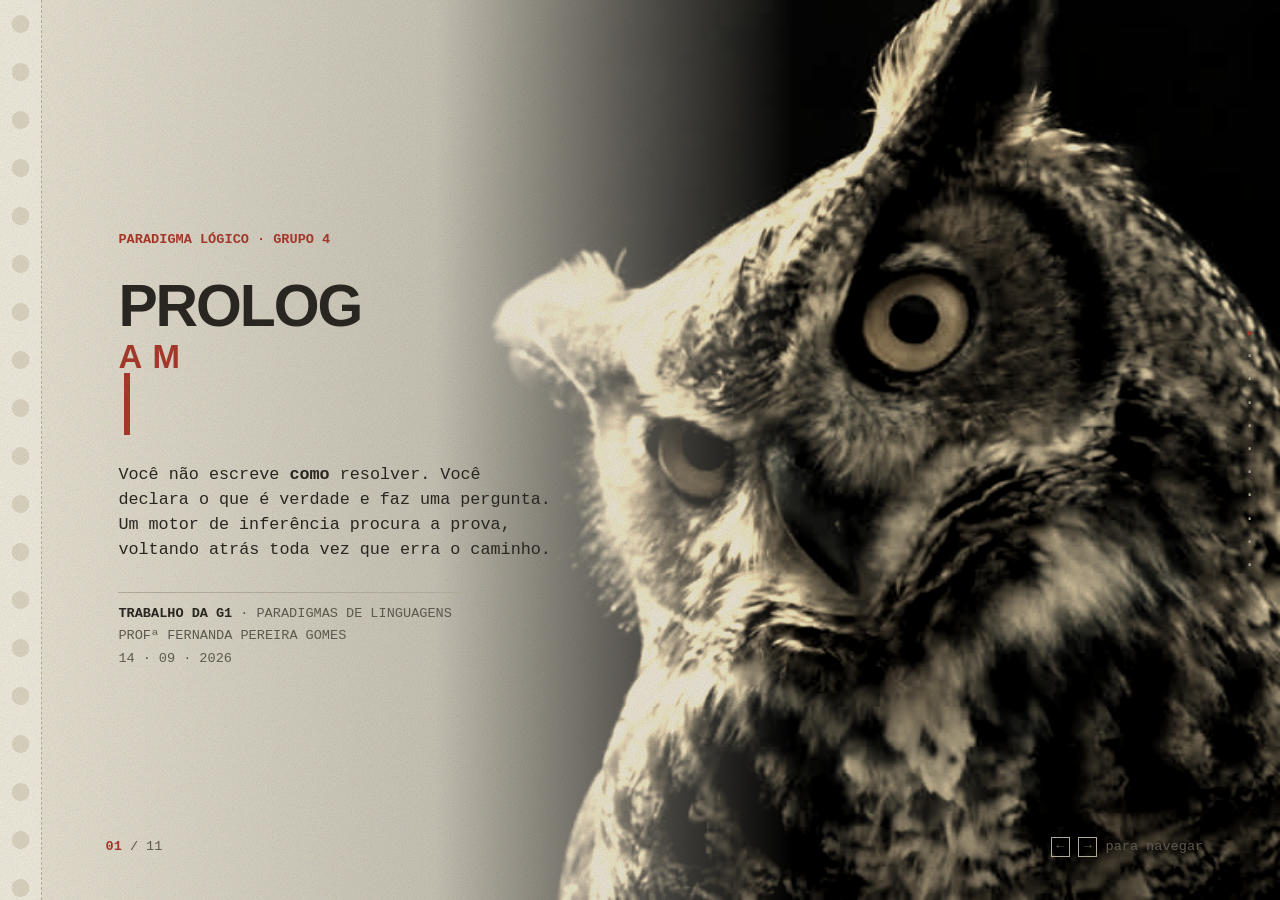
<file: index.html>
<!DOCTYPE html>
<html lang="pt-BR">
<head>
<meta charset="UTF-8">
<meta name="viewport" content="width=device-width, initial-scale=1">
<title>Prolog · A Máquina de Provar</title>
<meta name="description" content="Apresentação da G1 sobre o paradigma lógico e a linguagem Prolog. Grupo 4.">

<style>
/* =================================================================
   AS FONTES VIAJAM DENTRO DO ARQUIVO
   O deck vai ser aberto numa sala de aula. Depender do Google Fonts
   fazia da internet da faculdade um ponto único de falha capaz de
   bloquear a PRIMEIRA pintura da página: sem rede, o Courier Prime
   e o Archivo Black sumiam e a diagramação inteira mudava.
   Embutidas, elas funcionam offline, em pendrive e em modo avião.
   ================================================================= */
@font-face {
  font-family: 'Archivo Black';
  font-style: normal;
  font-weight: 400;
  font-display: block;
  src: url([data-uri]) format('woff2');
}
@font-face {
  font-family: 'Courier Prime';
  font-style: italic;
  font-weight: 400;
  font-display: block;
  src: url([data-uri]) format('woff2');
}
@font-face {
  font-family: 'Courier Prime';
  font-style: normal;
  font-weight: 400;
  font-display: block;
  src: url([data-uri]) format('woff2');
}
@font-face {
  font-family: 'Courier Prime';
  font-style: normal;
  font-weight: 700;
  font-display: block;
  src: url([data-uri]) format('woff2');
}

/* ===================================================================
   PROLOG — A MAQUINA DE PROVAR
   Deck da G1 · Paradigmas de Linguagens de Programacao · Grupo 4

   A LINGUAGEM VISUAL
   Nao e "retro anos 70" de poster californiano. E o retro CERTO para
   este assunto: o RELATORIO TECNICO DATILOGRAFADO de 1972, que e
   exatamente quando e onde o Prolog nasceu (Marselha) e como ele foi
   publicado (IFIP, DECsystem-10, SRI Technical Note 309).

   Por isso:
     - papel de formulario continuo, com as barras verdes alternadas e
       os furos de tracionamento na margem
     - tudo datilografado: Courier Prime carrega o documento inteiro,
       e a hierarquia vem de peso e escala, nao de troca de familia
     - fita bicolor da maquina de escrever: preto para o texto, VERMELHO
       para o que importa. Nada de #000 nem #FFF: e papel e tinta.
     - regras finas e caixas, sem sombra difusa; sombra e offset chapado
     - grao de papel por cima de tudo

   E as duas cores continuam sendo SEMANTICA, nao enfeite:
     vermelho de fita  = meta provada
     cinza de carbono  = ramo que falhou e forcou o backtracking
   =================================================================== */

:root {
  /* --- papel --- */
  --papel:       #E9E3D3;   /* formulario continuo, nunca branco */
  --papel-alto:  #F0EBDD;
  /* Sem barra verde: o Andrey pediu para tirar. O que sustenta o
     formulário contínuo agora é a margem picotada, o grão e a máquina
     de escrever. */
  --papel-fundo: #DCD5C2;

  /* --- tinta --- */
  --tinta:       #2B2722;   /* preto de fita, quente. nunca #000 */
  --carbono:     #615C50;   /* copia carbono: secundario, e o "falhou".
                               Medido: 5.20 no papel e 5.05 na barra. O
                               tom anterior (#7E7869) dava 3.43 e reprovava. */
  --carbono-fraco:#B3AC9B;  /* 1.76 de contraste: SO para regra, filete e
                               ponto. Nunca para texto. */
  --regra:       #B8B0A0;

  /* --- fita vermelha --- */
  --fita:        #A83A2B;   /* a metade vermelha da fita bicolor */
  --fita-fraca:  #D9B8B1;

  /* --- tipografia: uma familia so, datilografada --- */
  --mono:    'Courier Prime', 'Courier New', Courier, ui-monospace, monospace;
  --display: 'Archivo Black', 'Helvetica Neue', Impact, sans-serif;

  /* --- escala --- */
  --t-titulo:  clamp(2.1rem, 4.6vw, 4rem);
  --t-sub:     clamp(1rem, 1.6vw, 1.35rem);
  /* Escala de PROJEÇÃO, não de página lida de perto. Uma sala grande
     perdoa muito pouco: o corpo sai a ~16.6px a 1280 e o código, que é
     o pior caso, leva o maior aumento. */
  --t-corpo:   clamp(1.05rem, 1.3vw, 1.25rem);
  --t-peq:     clamp(0.95rem, 1.12vw, 1.1rem);
  --t-micro:   clamp(0.85rem, 0.98vw, 0.95rem);

  /* A entrelinha é ESTRUTURAL: a barra do formulário contínuo é medida
     em múltiplos dela. Sem unidade de propósito — com unidade, o
     line-height herda em px fixo e estoura o bloco de código. */
  --linha: 1.5;

  /* --- ritmo --- */
  --e1: 0.5rem;  --e2: 1rem;   --e3: 1.75rem;
  --e4: 2.75rem; --e5: 4.5rem;

  --margem-furos: 2.6rem;

  --dur-s: 0.4s; --dur-m: 0.8s; --dur-l: 1.2s;
  --saida: cubic-bezier(0.25, 1, 0.5, 1);
}

*, *::before, *::after { box-sizing: border-box; }

html { scroll-behavior: smooth; }

body {
  margin: 0;
  background: var(--papel-fundo);
  color: var(--tinta);
  font-family: var(--mono);
  font-size: var(--t-corpo);
  line-height: var(--linha);
  -webkit-font-smoothing: antialiased;
  overflow-x: hidden;
}

::selection { background: var(--fita); color: var(--papel); }

:focus-visible { outline: 2px solid var(--fita); outline-offset: 3px; }

/* =================================================================
   O PAPEL
   Formulário contínuo: barras verdes alternadas a cada seis linhas,
   como o papel de impressora de linha que saía dos DEC-10. A altura
   da barra é múltipla da entrelinha, senão o texto não assenta nela.
   ================================================================= */

.deck {
  scroll-snap-type: y mandatory;
  height: 100dvh;
  overflow-y: auto;
  overflow-x: hidden;
}

.slide {
  scroll-snap-align: start;
  scroll-snap-stop: always;
  min-height: 100dvh;
  display: grid;
  /* Alinhado ao topo, não centralizado: papel pautado começa na
     primeira linha. Centralizar faz a faixa cair em lugar diferente em
     cada folha e o formulário contínuo desaparece. */
  align-content: start;
  position: relative;
  padding: calc(var(--linha) * 3em) clamp(1.25rem, 5vw, 5rem)
           clamp(2.5rem, 5vh, 3.5rem) calc(var(--margem-furos) + clamp(1.25rem, 5vw, 5rem));
  background-color: var(--papel);
  border-bottom: 1px dashed var(--regra);
}

/* A margem picotada com os furos de tracionamento. É o detalhe que
   diz "isto saiu de uma impressora", e não "isto é um site bege". */
.slide::before {
  content: "";
  position: absolute;
  left: 0; top: 0; bottom: 0;
  width: var(--margem-furos);
  background-color: var(--papel-alto);
  /* Meia polegada entre furos: é a medida do formulário contínuo de
     verdade, e é ela que dá o ritmo certo à margem. */
  background-image: radial-gradient(circle at 50% 0.25in,
    var(--papel-fundo) 0 0.09in, transparent 0.095in);
  background-size: 100% 0.5in;
  border-right: 1px dashed var(--regra);
}

@media (max-width: 700px) {
  :root { --margem-furos: 0rem; }
  .slide::before { display: none; }
  .slide { padding-left: clamp(1.25rem, 5vw, 5rem); }
}

.slide__interior { width: min(1180px, 100%); margin-inline: auto; }

/* Grão de papel por cima de tudo. Sem isso são cores retrô, não papel. */
body::after {
  content: "";
  position: fixed;
  inset: 0;
  pointer-events: none;
  z-index: 50;
  opacity: 0.30;
  mix-blend-mode: multiply;
  background-image: url("data:image/svg+xml,%3Csvg xmlns='http://www.w3.org/2000/svg'%3E%3Cfilter id='g'%3E%3CfeTurbulence type='fractalNoise' baseFrequency='0.8' numOctaves='4' stitchTiles='stitch'/%3E%3C/filter%3E%3Crect width='100%25' height='100%25' filter='url(%23g)'/%3E%3C/svg%3E");
}

/* =================================================================
   CABEÇALHO DE FOLHA
   Formatado como o cabeçalho de um relatório datilografado.
   ================================================================= */

.topo {
  display: flex;
  align-items: baseline;
  gap: var(--e2);
  padding-bottom: 0.55rem;
  border-bottom: 3px double var(--tinta);
  margin-bottom: var(--e3);
  flex-wrap: wrap;
}

.topo__n {
  font-size: var(--t-peq);
  font-weight: 700;
  color: var(--fita);
  text-transform: uppercase;
  letter-spacing: 0;
  flex: none;
}

.topo__t {
  font-family: var(--mono);
  font-weight: 700;
  font-size: var(--t-sub);
  margin: 0;
  flex: 1 1 16rem;
  text-wrap: balance;
}

.topo__quem {
  font-size: var(--t-micro);
  color: var(--carbono);
  text-transform: uppercase;
  letter-spacing: 0;
  flex: none;
}
.topo__quem::before { content: "apresenta: "; color: var(--carbono); }

/* =================================================================
   TEXTO
   ================================================================= */

.frase {
  /* Datilografada, não display. Archivo Black fica SÓ na folha de rosto:
     um relatório de 1972 não tinha fonte de titulação no miolo, e frase
     de efeito em grotesca pesada é a assinatura de deck genérico. */
  font-family: var(--mono);
  font-weight: 700;
  font-size: clamp(1.15rem, 1.75vw, 1.5rem);
  line-height: 1.34;
  letter-spacing: 0;
  margin: 0 0 var(--e3);
  text-wrap: balance;
  max-width: 26ch;
  color: var(--tinta);
}
.frase em {
  font-style: normal;
  color: var(--fita);
  /* sublinhado de fita vermelha, na propria fita: o tom fraco mede 1.43
     de contraste e desaparece a tres metros. */
  text-decoration: underline;
  text-decoration-color: var(--fita);
  text-decoration-thickness: 1px;
  text-underline-offset: 0.2em;
}

p { margin: 0 0 var(--e2); max-width: 60ch; }
p:last-child { margin-bottom: 0; }

strong { font-weight: 700; color: var(--tinta); }
.suave { color: var(--carbono); }

/* Termo técnico: como quem bate por cima com a fita vermelha. */
.termo {
  /* Sem fundo, sem borda, sem cápsula: o documento inteiro já é mono,
     então a caixinha só serviria para imitar site de documentação. O que
     marca o termo é a fita, como numa máquina de escrever de verdade. */
  color: var(--fita);
  text-decoration: underline;
  text-decoration-color: var(--fita);
  text-decoration-thickness: 1px;
  text-underline-offset: 0.18em;
  white-space: nowrap;
}

/* =================================================================
   GRADES
   ================================================================= */

.duas {
  display: grid;
  grid-template-columns: minmax(0, 1fr) minmax(0, 1.12fr);
  gap: clamp(1.5rem, 3.5vw, 3.5rem);
  align-items: start;
}

.tres {
  display: grid;
  grid-template-columns: repeat(auto-fit, minmax(15rem, 1fr));
  gap: var(--e3);
}

@media (max-width: 860px) { .duas { grid-template-columns: 1fr; } }

/* =================================================================
   LISTA DE MARCOS — é uma sequência real no tempo, por isso a data
   fica à esquerda, alinhada, como numa tabela datilografada.
   ================================================================= */

.marcos { display: grid; gap: 0; margin: 0; padding: 0; list-style: none; }

.marco {
  display: grid;
  grid-template-columns: 4.4rem minmax(0, 1fr);
  gap: var(--e2);
  padding: 0.5rem 0;
  border-bottom: 1px dotted var(--regra);
  align-items: baseline;
}
.marco:first-child { border-top: 1px solid var(--tinta); }

.marco__ano {
  font-weight: 700;
  font-size: var(--t-peq);
  color: var(--tinta);
  font-variant-numeric: tabular-nums;
}
/* Vermelho so nos dois anos que decidem a historia da linguagem. */
.marco__ano--chave { color: var(--fita); }
.marco__o { font-size: var(--t-peq); line-height: var(--linha); }
.marco__o b { font-weight: 700; }

/* =================================================================
   TABELAS
   ================================================================= */

.rolagem { overflow-x: auto; }

table {
  width: 100%;
  border-collapse: collapse;
  font-size: var(--t-peq);
  min-width: 30rem;
}

th {
  text-align: left;
  font-weight: 700;
  font-size: var(--t-micro);
  text-transform: uppercase;
  letter-spacing: 0;
  color: var(--tinta);
  padding: 0 var(--e2) 0.45rem 0;
  border-bottom: 3px double var(--tinta);
}

td {
  padding: 0.6rem var(--e2) 0.6rem 0;
  border-bottom: 1px dotted var(--regra);
  vertical-align: top;
  line-height: var(--linha);
}
td:first-child { font-weight: 700; white-space: nowrap; }

/* O julgamento usa as duas cores do motor: a fita e o carbono. */
.nota { font-size: var(--t-micro); white-space: nowrap; text-transform: uppercase; letter-spacing: 0; }
.nota--forte { color: var(--fita); font-weight: 700; }
.nota--fraco { color: var(--carbono); }

/* =================================================================
   CÓDIGO — é uma listagem de impressora presa na folha
   ================================================================= */

.codigo {
  font-family: var(--mono);
  font-size: clamp(0.95rem, 1.08vw, 1.05rem);
  line-height: var(--linha);
  background: var(--papel-alto);
  border: 1px solid var(--tinta);
  box-shadow: 4px 4px 0 var(--carbono-fraco);
  padding: 0.7rem var(--e2);
  margin: 0;
  overflow-x: auto;
  white-space: pre;
  tab-size: 2;
  color: var(--tinta);
}

.codigo__rotulo {
  font-size: var(--t-micro);
  text-transform: uppercase;
  letter-spacing: 0;
  color: var(--carbono);
  margin-bottom: 0.45rem;
  display: block;
}
.codigo__rotulo::before { content: "── "; color: var(--carbono-fraco); }

/* Realce: só o que carrega significado no paradigma. Numa máquina de
   escrever você trocava a fita para destacar; é o que a cor faz aqui. */
.k-var  { color: var(--carbono); font-weight: 700; }
.k-atom { color: var(--tinta); }
/* O vermelho no codigo quer dizer PROVA, e so isso. Virgula e ponto
   final sao pontuacao comum: sairiam da mesma fita preta. */
.k-op   { color: var(--tinta); font-weight: 700; }
.k-log  { color: var(--fita); font-weight: 700; }   /* :- e ?- */
.k-prova{ color: var(--fita); font-weight: 700; }   /* a linha da resposta */
.k-com  { color: var(--carbono); font-style: italic; }
.k-num  { color: var(--tinta); text-decoration: underline; text-decoration-color: var(--fita-fraca); }

/* =================================================================
   CONCEITOS
   ================================================================= */

.conceito { display: grid; gap: 0.3rem; align-content: start; }

.conceito__rotulo {
  font-size: var(--t-micro);
  text-transform: uppercase;
  letter-spacing: 0;
  color: var(--fita);
  font-weight: 700;
}

.conceito__t {
  font-family: var(--mono);
  font-weight: 700;
  font-size: 1.05rem;
  margin: 0;
  line-height: 1.3;
}

.conceito__d { font-size: var(--t-peq); color: var(--carbono); margin: 0; }

/* =================================================================
   FOLHA DE ROSTO
   O fluido imprime a coruja com tinta no papel. Por isso o hero é a
   mesma folha, sem inversão de fundo: o que muda é a densidade da
   tinta, não a luz.
   ================================================================= */

#hero { padding: 0; align-content: stretch; overflow: hidden; border-bottom: 3px double var(--tinta); }
#hero::before { z-index: 3; }

.hero__palco {
  position: relative;
  min-height: 100dvh;
  display: grid;
  align-content: center;
  padding: clamp(3rem, 8vh, 6rem) clamp(1.5rem, 6vw, 6rem)
           clamp(3rem, 8vh, 6rem) calc(var(--margem-furos) + clamp(1.5rem, 6vw, 6rem));
  background: var(--papel);
}

.hero__fonte, .hero__fluido {
  position: absolute;
  inset: 0;
  width: 100%;
  height: 100%;
  border: 0;
}

.hero__fonte { opacity: 0; pointer-events: none; }
.hero__fluido { z-index: 0; pointer-events: none; display: block; }

/* Sem WebGL a chapa aparece impressa, em sépia, e o deck segue inteiro. */
.sem-webgl .hero__fonte {
  opacity: 1;
  object-fit: cover;
  filter: sepia(0.85) contrast(1.15) brightness(1.05) saturate(0.7);
  mix-blend-mode: multiply;
}
.sem-webgl .hero__fluido { display: none; }

.hero__veu {
  position: absolute;
  inset: 0;
  z-index: 1;
  pointer-events: none;
  background: linear-gradient(to right,
    var(--papel) 0%, rgba(233, 227, 211, 0.86) 34%, rgba(233, 227, 211, 0) 62%);
}

.hero__texto { position: relative; z-index: 2; width: min(1180px, 100%); margin-inline: auto; }

.hero__etiqueta {
  font-size: var(--t-micro);
  text-transform: uppercase;
  letter-spacing: 0;
  color: var(--fita);
  font-weight: 700;
  margin: 0 0 var(--e3);
}

.hero__h1 {
  font-family: var(--display);
  font-size: var(--t-titulo);
  line-height: 0.94;
  letter-spacing: -0.035em;
  margin: 0 0 var(--e3);
  max-width: 13ch;
  text-transform: uppercase;
  color: var(--tinta);
}
.hero__h1 em {
  display: block;
  font-style: normal;
  color: var(--fita);
  font-size: 0.56em;
  letter-spacing: -0.01em;
  margin-top: 0.24em;
}

.hero__linha {
  font-size: var(--t-corpo);
  color: var(--tinta);
  max-width: 44ch;
  margin: 0 0 var(--e3);
  line-height: var(--linha);
}

.hero__convite {
  font-size: var(--t-micro);
  text-transform: uppercase;
  letter-spacing: 0;
  color: var(--fita);
  margin: 0 0 var(--e4);
  font-weight: 700;
}
.hero__convite::before { content: "▸ "; }
.sem-webgl .hero__convite { display: none; }

.hero__pe {
  display: grid;
  gap: 0.15rem;
  font-size: var(--t-micro);
  color: var(--carbono);
  text-transform: uppercase;
  letter-spacing: 0;
  border-top: 1px solid var(--regra);
  padding-top: 0.7rem;
  max-width: 44ch;
}
.hero__pe b { color: var(--tinta); font-weight: 700; }

/* =================================================================
   NAVEGAÇÃO
   ================================================================= */

.trilho {
  position: fixed;
  right: clamp(0.7rem, 1.6vw, 1.4rem);
  top: 50%;
  transform: translateY(-50%);
  z-index: 40;
  display: grid;
  gap: 0.2rem;
}

.trilho__p {
  width: 20px; height: 20px;
  padding: 0; border: 0; background: none; cursor: pointer;
  display: grid; place-items: center;
  font-family: var(--mono);
  font-size: 11px;
  color: var(--carbono-fraco);
  line-height: 1;
}
.trilho__p::after { content: "·"; font-size: 18px; }
.trilho__p:hover { color: var(--tinta); }
.trilho__p[aria-current="true"] { color: var(--fita); }
.trilho__p[aria-current="true"]::after { content: "●"; font-size: 10px; }

.contador {
  position: fixed;
  left: calc(var(--margem-furos) + clamp(1.25rem, 5vw, 5rem));
  bottom: clamp(1.2rem, 3vh, 2rem);
  z-index: 40;
  font-size: var(--t-micro);
  color: var(--carbono);
  letter-spacing: 0;
  font-variant-numeric: tabular-nums;
  text-transform: uppercase;
}
.contador b { color: var(--fita); font-weight: 700; }

.dica {
  position: fixed;
  right: clamp(2.4rem, 6vw, 6rem);
  bottom: clamp(1.2rem, 3vh, 2rem);
  z-index: 40;
  font-size: var(--t-micro);
  color: var(--carbono);
  letter-spacing: 0;
  transition: opacity var(--dur-m) var(--saida);
}
.dica kbd {
  font-family: inherit;
  border: 1px solid var(--regra);
  padding: 0.08em 0.34em;
  color: var(--carbono);
}

/* =================================================================
   ÁRVORE INTERATIVA
   ================================================================= */

.arvore {
  border: 1px solid var(--tinta);
  background: var(--papel-alto);
  box-shadow: 5px 5px 0 var(--carbono-fraco);
  padding: var(--e2);
}
.arvore canvas { width: 100%; height: auto; display: block; }

.painel { display: flex; flex-wrap: wrap; gap: var(--e1); align-items: center; margin-top: var(--e2); }

/* Botão de tecla de máquina: sombra chapada, afunda ao apertar. */
.botao {
  font-family: var(--mono);
  font-size: var(--t-peq);
  font-weight: 700;
  text-transform: uppercase;
  letter-spacing: 0;
  color: var(--papel);
  background: var(--fita);
  border: 1px solid var(--tinta);
  border-radius: 0;
  padding: 0.5rem 1.1rem;
  cursor: pointer;
  box-shadow: 3px 3px 0 var(--tinta);
  transition: transform 0.08s linear, box-shadow 0.08s linear;
}
.botao:hover { transform: translate(-1px, -1px); box-shadow: 4px 4px 0 var(--tinta); }
.botao:active { transform: translate(3px, 3px); box-shadow: 0 0 0 var(--tinta); }

.botao--vazio { background: var(--papel); color: var(--tinta); }

.legenda { display: flex; gap: var(--e2); flex-wrap: wrap; font-size: var(--t-micro); color: var(--carbono); text-transform: uppercase; letter-spacing: 0; }
.legenda span { display: inline-flex; align-items: center; gap: 0.35rem; }
.legenda i { width: 9px; height: 9px; display: inline-block; border: 1px solid var(--tinta); }

#saida-arvore {
  font-family: var(--mono);
  font-size: var(--t-peq);
  color: var(--tinta);
  margin-top: var(--e2);
  min-height: 3.4em;
  line-height: var(--linha);
  border-left: 3px double var(--tinta);
  padding-left: var(--e2);
}
#saida-arvore b { color: var(--fita); font-weight: 700; }
#saida-arvore i { color: var(--carbono); font-style: normal; text-decoration: line-through; }

/* =================================================================
   EQUIPE E REFERÊNCIAS
   ================================================================= */

.equipe { display: grid; grid-template-columns: repeat(auto-fit, minmax(11rem, 1fr)); gap: var(--e2); }

.pessoa { border-top: 1px solid var(--tinta); padding-top: 0.5rem; }
.pessoa__n { font-family: var(--mono); font-weight: 700; font-size: 1rem; margin: 0; }
.pessoa__p { font-size: var(--t-micro); color: var(--carbono); text-transform: uppercase; letter-spacing: 0; margin: 0.15rem 0 0; }

.fontes { display: grid; gap: 0.5rem; margin: 0; padding: 0; list-style: none; font-size: var(--t-peq); color: var(--tinta); }
.fontes li { padding-left: 2.2rem; position: relative; max-width: 66ch; counter-increment: fonte; }
.fontes { counter-reset: fonte; }
.fontes li::before {
  content: "[" counter(fonte) "]";
  position: absolute; left: 0;
  color: var(--fita);
  font-weight: 700;
}
.fontes em { font-style: italic; }

/* =================================================================
   REVELAÇÃO
   Visível por padrão. A classe .anima só entra quando o script roda E
   o documento está visível: aba em segundo plano congela transições,
   e o conteúdo nunca pode depender disso para existir.
   ================================================================= */

.anima .revela > * { opacity: 0; transform: translateY(10px); }
.anima .revela.ativo > * {
  opacity: 1;
  transform: none;
  transition: opacity var(--dur-m) var(--saida), transform var(--dur-m) var(--saida);
}
.anima .revela.ativo > *:nth-child(1) { transition-delay: 0.04s; }
.anima .revela.ativo > *:nth-child(2) { transition-delay: 0.12s; }
.anima .revela.ativo > *:nth-child(3) { transition-delay: 0.20s; }
.anima .revela.ativo > *:nth-child(4) { transition-delay: 0.28s; }
.anima .revela.ativo > *:nth-child(5) { transition-delay: 0.36s; }

/* =================================================================
   A DATILOGRAFIA
   O texto não "aparece": ele é BATIDO, caractere por caractere, com o
   cursor andando na frente. É o único gesto de motion que pertence a
   uma máquina de escrever, e por isso é o único que este deck usa.
   ================================================================= */

/* Classe separada da .anima de propósito: a revelação por transição
   congela em aba de segundo plano e por isso depende de visibilidade,
   mas a datilografia roda por temporizador e não tem esse problema. */
.datilo .letra { visibility: hidden; }
.datilo .letra--batida { visibility: visible; }

/* O cursor é um bloco cheio, que era como a impressora marcava a
   posição do carro. Ele some sozinho quando a linha termina. */
.cursor {
  display: inline-block;
  width: 0.09em;
  min-width: 2px;
  height: 1.05em;
  margin-left: 0.1em;
  background: var(--fita);
  vertical-align: -0.16em;
  animation: piscar 0.62s steps(1, end) infinite;
}
.cursor--fim { animation: none; opacity: 0; transition: opacity 0.5s linear 0.35s; }

@keyframes piscar { 0%, 50% { opacity: 1; } 50.01%, 100% { opacity: 0; } }

@media (prefers-reduced-motion: reduce) {
  html { scroll-behavior: auto; }
  .anima .revela > *, .anima .revela.ativo > * { opacity: 1; transform: none; transition: none; }
  .datilo .letra { visibility: visible; }
  .cursor { display: none; }
  body::after { display: none; }
}
</style>
<link rel="stylesheet" href="abertura.css?v=3">
</head>
<body>

<div class="preloader" id="preloader" hidden>
  <video class="abertura__video" id="abertura-video" muted playsinline preload="none"
         poster="assets/abertura-surreal-poster.jpg" aria-hidden="true">
    <source data-src="assets/abertura-surreal.mp4" type="video/mp4">
  </video>
  <p class="abertura__edicao">Paradigma lógico · Grupo 4</p>
  <div class="abertura__faixa">
    <div class="abertura__progresso" aria-hidden="true"></div>
    <div>
      <p class="abertura__titulo"><span aria-hidden="true">?-</span> Prolog.</p>
      <p class="abertura__subtitulo">a máquina de provar</p>
    </div>
    <div class="abertura__acoes">
      <button class="abertura__botao" id="abrir-slides" type="button">Pular abertura <span aria-hidden="true">&nbsp;→</span></button>
      <p class="abertura__status" id="abertura-status" role="status">Preparando a apresentação...</p>
    </div>
  </div>
</div>
<script>
/* Sem JavaScript, a apresentação fica visível e o vídeo não é solicitado.
   A abertura toca uma vez até o fim; Pular e falhas liberam os slides. */
(function () {
  "use strict";
  var raiz = document.documentElement;
  var tela = document.getElementById("preloader");
  var botao = document.getElementById("abrir-slides");
  var video = document.getElementById("abertura-video");
  var fonte = video.querySelector("source");
  var status = document.getElementById("abertura-status");
  var movimentoReduzido = window.matchMedia("(prefers-reduced-motion: reduce)").matches;
  var cinema = !movimentoReduzido;
  var aberto = false, fontesProntas = false, imagemPronta = false;
  var ultimoTempo = -1;
  var limite = setTimeout(abrir, cinema ? 8000 : 4000);

  function abrir() {
    if (aberto) return;
    aberto = true;
    clearTimeout(limite);
    video.pause();
    raiz.classList.remove("carregando");
    tela.classList.add("preloader--saindo");
    var deck = document.getElementById("deck");
    if (document.activeElement === botao && deck) deck.focus({ preventScroll: true });
    tela.setAttribute("aria-hidden", "true");
    botao.disabled = true;
    setTimeout(function () { tela.hidden = true; }, movimentoReduzido ? 0 : 220);
    document.dispatchEvent(new Event("apresentacao:aberta"));
  }
  function conferir() {
    if (!cinema && fontesProntas && imagemPronta) abrir();
  }
  function falhaVideo() {
    video.pause();
    // Um vídeo indisponível não segura o público.
    if (cinema) abrir();
  }
  function reproduzir() {
    if (aberto || movimentoReduzido || document.visibilityState !== "visible") return;
    var tentativa = video.play();
    if (tentativa && tentativa.then) {
      tentativa.then(function () { if (aberto) video.pause(); }).catch(falhaVideo);
    }
  }
  window.preloadApresentacao = {
    pronto: function () { imagemPronta = true; conferir(); }
  };
  botao.addEventListener("click", abrir);
  document.addEventListener("keydown", function (e) {
    if (!aberto && e.key === "Escape") { e.preventDefault(); abrir(); }
  });
  document.addEventListener("visibilitychange", function () {
    if (document.visibilityState !== "visible") video.pause();
    else reproduzir();
  });
  video.addEventListener("ended", function () { if (cinema) abrir(); });
  video.addEventListener("error", falhaVideo);
  fonte.addEventListener("error", falhaVideo);
  video.addEventListener("timeupdate", function () {
    // O limite é de inatividade, para não cortar um filme que está avançando.
    if (cinema && !aberto && video.currentTime > ultimoTempo) {
      ultimoTempo = video.currentTime;
      clearTimeout(limite);
      limite = setTimeout(abrir, 8000);
    }
    if (cinema && isFinite(video.duration) && video.duration > 0) {
      tela.style.setProperty("--progresso", Math.min(1, video.currentTime / video.duration));
    }
  });
  document.addEventListener("DOMContentLoaded", function () {
    if (document.fonts) {
      Promise.allSettled([
        document.fonts.load('400 16px "Courier Prime"'),
        document.fonts.load('700 16px "Courier Prime"'),
        document.fonts.load('italic 400 16px "Courier Prime"'),
        document.fonts.load('400 64px "Archivo Black"')
      ]).then(function () { fontesProntas = true; conferir(); });
    } else { fontesProntas = true; conferir(); }
  }, { once: true });
  tela.dataset.modo = cinema ? "cinema" : "carregamento";
  if (cinema) status.textContent = "Abertura · 6 segundos";
  tela.hidden = false;
  raiz.classList.add("carregando");
  if (!movimentoReduzido) {
    video.muted = true;
    fonte.src = fonte.dataset.src;
    video.load();
    reproduzir();
  }
})();
</script>

<main class="deck" id="deck" tabindex="-1">

  <!-- ============================================================
       HERO
       ============================================================ -->
  <section class="slide" id="hero" data-titulo="Abertura">
    <div class="hero__palco">
      <!-- O vídeo não aparece: ele é a TEXTURA que o shader amostra, e o
           tempo dele é controlado pela posição horizontal do ponteiro.
           Se o WebGL falhar, a classe .sem-webgl o traz para a tela. -->
      <video class="hero__fonte" id="coruja" muted playsinline preload="auto"
             poster="assets/coruja-poster.jpg" aria-hidden="true">
        <source src="assets/coruja.mp4" type="video/mp4">
      </video>
      <canvas class="hero__fluido" id="fluido" aria-hidden="true"></canvas>
      <div class="hero__veu"></div>

      <div class="hero__texto">
        <p class="hero__etiqueta" data-parte="letras">Paradigma Lógico · Grupo 4</p>
        <h1 class="hero__h1" data-parte="letras">Prolog<em>a máquina de provar</em></h1>
        <p class="hero__linha">
          Você não escreve <strong>como</strong> resolver. Você declara o que é
          verdade e faz uma pergunta. Um motor de inferência procura a prova,
          voltando atrás toda vez que erra o caminho.
        </p>
        <p class="hero__convite">Arraste o ponteiro. Ela acompanha.</p>
        <p class="hero__pe">
          <span><b>Trabalho da G1</b> · Paradigmas de Linguagens</span>
          <span>Profª Fernanda Pereira Gomes</span>
          <span>14 · 09 · 2026</span>
        </p>
      </div>
    </div>
  </section>

  <!-- ============================================================
       ROTEIRO
       ============================================================ -->
  <section class="slide" data-titulo="Roteiro">
    <div class="slide__interior revela">
      <div class="topo">
        <span class="topo__n">Roteiro</span>
        <h2 class="topo__t" data-parte="letras">Os seis tópicos obrigatórios, e quem apresenta cada um</h2>
      </div>

      <div class="duas">
        <div>
          <p class="frase">Uma linguagem em que <em>perguntar</em> é executar.</p>
          <p class="suave">
            Prolog não tem comando de atribuição, não tem laço e não tem
            estrutura de controle no sentido que a gente aprendeu em
            Algoritmos. Tem fatos, regras e uma pergunta. O que a gente
            chama de "rodar o programa" é o motor tentando provar que a
            pergunta se deduz da base.
          </p>
          <p class="suave">
            Nos próximos vinte minutos: os seis tópicos exigidos, e depois
            o programa rodando ao vivo.
          </p>
        </div>

        <ol class="marcos">
          <li class="marco"><span class="marco__ano">01</span><span class="marco__o"><b>Histórico e criador.</b> Marselha, 1972, e por que a linguagem nasceu do francês</span></li>
          <li class="marco"><span class="marco__ano">02</span><span class="marco__o"><b>O paradigma.</b> Lógico, ramo do declarativo: cláusulas de Horn, unificação, backtracking</span></li>
          <li class="marco"><span class="marco__ano">03</span><span class="marco__o"><b>Características e critérios.</b> Prolog julgado pelos quatro critérios de Sebesta</span></li>
          <li class="marco"><span class="marco__ano">04</span><span class="marco__o"><b>Sintaxe e semântica.</b> O termo como único tipo, e as duas leituras de uma regra</span></li>
          <li class="marco"><span class="marco__ano">05</span><span class="marco__o"><b>Abstração e amarração.</b> A variável lógica que desamarra no retrocesso</span></li>
          <li class="marco"><span class="marco__ano">06</span><span class="marco__o"><b>Compilação e interpretação.</b> Do interpretador de 1972 à máquina abstrata de Warren</span></li>
        </ol>
      </div>
    </div>
  </section>

  <!-- ============================================================
       TÓPICO 1 — HISTÓRICO
       ============================================================ -->
  <section class="slide" data-titulo="Histórico">
    <div class="slide__interior revela">
      <div class="topo">
        <span class="topo__n">Tópico 01</span>
        <h2 class="topo__t" data-parte="letras">Histórico da linguagem e seu criador</h2>
        <span class="topo__quem">Rayane</span>
      </div>

      <div class="duas">
        <div>
          <p class="frase">Nasceu para entender <em>francês</em>, não para programar.</p>
          <p class="suave">
            <strong>PROgrammation en LOGique.</strong> Em 1972, em Aix-Marselha,
            <strong>Colmerauer</strong> e <strong>Roussel</strong> trabalhavam em
            linguagem natural e precisavam escrever as regras do francês
            direto como lógica. No artigo em que contam a história, registram
            que o nome saiu de uma sugestão da esposa de Roussel.
          </p>
          <p class="suave">
            A peça teórica veio de <strong>Kowalski</strong>, em Edimburgo: a
            leitura procedural das cláusulas de Horn. Colmerauer constrói a
            linguagem; Kowalski dá a ela a semântica de execução.
          </p>
        </div>

        <ul class="marcos">
          <li class="marco"><span class="marco__ano">1965</span><span class="marco__o"><b>Robinson</b> publica o princípio da resolução e a unificação: a base matemática</span></li>
          <li class="marco"><span class="marco__ano marco__ano--chave">1972</span><span class="marco__o"><b>Colmerauer e Roussel</b>, em Marselha. Roussel implementa o primeiro Prolog no outono, em <b>Algol-W</b></span></li>
          <li class="marco"><span class="marco__ano">1973</span><span class="marco__o">A segunda versão, já pensada como <b>linguagem de programação</b> e não só como sistema dedutivo, é reescrita em Fortran</span></li>
          <li class="marco"><span class="marco__ano">1974</span><span class="marco__o"><b>Kowalski</b> formaliza a interpretação procedural das cláusulas de Horn</span></li>
          <li class="marco"><span class="marco__ano">1977</span><span class="marco__o"><b>Warren</b> faz o DEC-10 Prolog, o primeiro compilador. A sintaxe de Edimburgo vira padrão</span></li>
          <li class="marco"><span class="marco__ano">1982</span><span class="marco__o">O Japão escolhe Prolog para o <b>Projeto de Quinta Geração</b> e ela ganha o mundo</span></li>
          <li class="marco"><span class="marco__ano marco__ano--chave">1983</span><span class="marco__o">Warren publica a <b>WAM</b>, alvo de compilação de quase todo Prolog desde então</span></li>
          <li class="marco"><span class="marco__ano">1995</span><span class="marco__o">Padronização <b>ISO/IEC 13211-1</b>. A linguagem deixa de depender de dialeto</span></li>
        </ul>
      </div>
    </div>
  </section>

  <!-- ============================================================
       TÓPICO 2 — PARADIGMA
       ============================================================ -->
  <section class="slide" data-titulo="Paradigma">
    <div class="slide__interior revela">
      <div class="topo">
        <span class="topo__n">Tópico 02</span>
        <h2 class="topo__t" data-parte="letras">Explicação do paradigma da linguagem</h2>
        <span class="topo__quem">Andrey Vida Leve</span>
      </div>

      <div class="duas">
        <div>
          <p class="frase">O programa é uma <em>teoria</em>. Rodar é provar um teorema.</p>
          <p class="suave">
            O paradigma <strong>lógico</strong> é um ramo do <strong>declarativo</strong>:
            descreve-se o <em>quê</em>, não o <em>como</em>. Um programa Prolog é um
            conjunto de <strong>cláusulas de Horn</strong>, ou seja, fatos e regras. A consulta
            é uma afirmação que o motor tenta provar por contradição.
          </p>
          <p class="suave">Três mecanismos fazem tudo funcionar:</p>
          <ul class="marcos" style="margin-top: var(--e2);">
            <li class="marco"><span class="marco__ano">Unif.</span><span class="marco__o"><b>Unificação.</b> Casamento de padrões nos dois sentidos: descobre quais valores tornariam dois termos idênticos</span></li>
            <li class="marco"><span class="marco__ano">SLD</span><span class="marco__o"><b>Resolução.</b> Busca em profundidade, da esquerda para a direita, primeira cláusula primeiro</span></li>
            <li class="marco"><span class="marco__ano">↩</span><span class="marco__o"><b>Backtracking.</b> Ao falhar, desfaz as amarrações e volta ao último ponto de escolha</span></li>
          </ul>
        </div>

        <div>
          <span class="codigo__rotulo">A mesma regra, duas leituras</span>
          <pre class="codigo"><code><span class="k-com">% Fato: verdade incondicional.</span>
<span class="k-atom">progenitor</span>(<span class="k-atom">ana</span>, <span class="k-atom">bruno</span>)<span class="k-op">.</span>
<span class="k-atom">progenitor</span>(<span class="k-atom">bruno</span>, <span class="k-atom">clara</span>)<span class="k-op">.</span>

<span class="k-com">% Regra: cabeça :- corpo</span>
<span class="k-atom">avo</span>(<span class="k-var">X</span>, <span class="k-var">Z</span>) <span class="k-log">:-</span>
    <span class="k-atom">progenitor</span>(<span class="k-var">X</span>, <span class="k-var">Y</span>)<span class="k-op">,</span>
    <span class="k-atom">progenitor</span>(<span class="k-var">Y</span>, <span class="k-var">Z</span>)<span class="k-op">.</span>

<span class="k-com">% Consulta</span>
<span class="k-log">?-</span> <span class="k-atom">avo</span>(<span class="k-atom">ana</span>, <span class="k-var">Quem</span>)<span class="k-op">.</span>
<span class="k-var">Quem</span> <span class="k-op">=</span> <span class="k-atom">clara</span><span class="k-op">.</span></code></pre>

          <div class="tres" style="margin-top: var(--e3); gap: var(--e2);">
            <div class="conceito">
              <span class="conceito__rotulo">Leitura declarativa</span>
              <p class="conceito__d">X é avô de Z <strong>se</strong> X é progenitor de Y <strong>e</strong> Y é progenitor de Z. É uma verdade lógica, sem ordem.</p>
            </div>
            <div class="conceito">
              <span class="conceito__rotulo">Leitura procedural</span>
              <p class="conceito__d"><strong>Para provar</strong> avô(X,Z): prove progenitor(X,Y); depois prove progenitor(Y,Z). Se o segundo falhar, volte e tente outro Y.</p>
            </div>
          </div>
        </div>
      </div>
    </div>
  </section>

  <!-- ============================================================
       TÓPICO 3 — CARACTERÍSTICAS E CRITÉRIOS
       ============================================================ -->
  <section class="slide" data-titulo="Critérios">
    <div class="slide__interior revela">
      <div class="topo">
        <span class="topo__n">Tópico 03</span>
        <h2 class="topo__t" data-parte="letras">Características e critérios da linguagem</h2>
        <span class="topo__quem">Pedro Henrique</span>
      </div>

      <div class="duas">
        <div>
          <p class="frase">Um único tipo de dado. Uma única estrutura de <em>controle</em>.</p>
          <p class="suave">
            Pelos quatro critérios de <strong>Sebesta</strong>, é uma linguagem de
            extremos: ganha em simplicidade e expressão, perde em
            confiabilidade e custo.
          </p>
          <p class="suave">
            A <strong>ortogonalidade</strong> é altíssima: tudo é termo, e todo termo se
            combina com qualquer outro. Mas sem verificação estática de tipos,
            um functor digitado errado não é erro. É só uma meta que nunca
            vai ser provada, e falha em silêncio.
          </p>
          <p class="suave" style="font-size: var(--t-peq);">
            <strong>Usada mesmo assim em:</strong> sistemas especialistas,
            linguagem natural, bancos de dados dedutivos e problemas de
            restrição, onde descrever a regra é mais fácil que escrever o algoritmo.
          </p>
        </div>

        <div class="rolagem">
          <table>
            <thead>
              <tr><th>Critério</th><th>Como Prolog se sai</th><th>Nota</th></tr>
            </thead>
            <tbody>
              <tr>
                <td>Legibilidade</td>
                <td>Um tipo, uma forma de cláusula. Mas o corte <span class="termo">!</span> esconde controle dentro da lógica.</td>
                <td class="nota nota--forte">alta, com ressalva</td>
              </tr>
              <tr>
                <td>Capacidade de escrita</td>
                <td>Não-determinismo de graça, e o mesmo predicado serve em várias direções.</td>
                <td class="nota nota--forte">muito alta</td>
              </tr>
              <tr>
                <td>Confiabilidade</td>
                <td>Sem verificação estática: erro de digitação falha calado. A ISO trouxe <span class="termo">catch/3</span>.</td>
                <td class="nota nota--fraco">baixa</td>
              </tr>
              <tr>
                <td>Custo</td>
                <td>Nicho, poucos programadores, execução mais lenta.</td>
                <td class="nota nota--fraco">alto</td>
              </tr>
            </tbody>
          </table>

        </div>
      </div>
    </div>
  </section>

  <!-- ============================================================
       TÓPICO 4 — SINTAXE E SEMÂNTICA
       ============================================================ -->
  <section class="slide" data-titulo="Sintaxe">
    <div class="slide__interior revela">
      <div class="topo">
        <span class="topo__n">Tópico 04</span>
        <h2 class="topo__t" data-parte="letras">Sintaxe e semântica: as duas leituras</h2>
        <span class="topo__quem">Gabriel Silva</span>
      </div>

      <div class="duas">
        <div>
          <span class="codigo__rotulo">Regras léxicas: o que é cada coisa</span>
          <pre class="codigo"><code><span class="k-atom">joao</span>  <span class="k-com">% átomo: começa em minúscula</span>
<span class="k-var">Aluno</span> <span class="k-com">% variável: maiúscula ou _</span>
<span class="k-num">8.5</span>   <span class="k-com">% número</span>
<span class="k-atom">cursou</span>(<span class="k-var">A</span>,<span class="k-var">D</span>,<span class="k-var">N</span>) <span class="k-com">% termo composto</span>
[<span class="k-var">H</span><span class="k-op">|</span><span class="k-var">T</span>] <span class="k-com">% lista: cabeça e cauda</span>
<span class="k-op">.</span>     <span class="k-com">% ponto final: obrigatório</span></code></pre>

          <span class="codigo__rotulo" style="margin-top: var(--e3);">Gramática: tudo é termo</span>
          <pre class="codigo"><code>termo    ::= átomo
           | número
           | variável
           | functor(termo, ...)
           | [termo | termo]

cláusula ::= termo <span class="k-op">.</span>                 <span class="k-com">% fato</span>
           | termo <span class="k-log">:-</span> corpo <span class="k-op">.</span>         <span class="k-com">% regra</span></code></pre>
        </div>

        <div>
          <p class="frase">Não há tipos, comandos nem expressões. Só o <em>termo</em>.</p>

          <div class="rolagem" style="margin-top: var(--e3);">
            <table>
              <thead><tr><th>Operador</th><th>Prior.</th><th>Lê-se</th></tr></thead>
              <tbody>
                <tr><td><span class="termo">:-</span></td><td>1200</td><td>se / regra</td></tr>
                <tr><td><span class="termo">;</span></td><td>1100</td><td>ou</td></tr>
                <tr><td><span class="termo">,</span></td><td>1000</td><td>e</td></tr>
                <tr><td><span class="termo">=</span> <span class="termo">is</span></td><td>700</td><td>unifica / avalia</td></tr>
              </tbody>
            </table>
          </div>

          <div class="conceito" style="margin-top: var(--e3);">
            <span class="conceito__rotulo">A pegadinha semântica</span>
            <p class="conceito__d">
              <span class="termo">X = 2 + 3</span> deixa X valendo o <em>termo</em>
              <span class="termo">+(2,3)</span>, não o número 5. Para calcular é
              preciso <span class="termo">X is 2 + 3</span>. O <span class="termo">=</span>
              unifica; o <span class="termo">is</span> avalia.
            </p>
          </div>
        </div>
      </div>
    </div>
  </section>

  <!-- ============================================================
       TÓPICO 5 — ABSTRAÇÃO E AMARRAÇÃO
       ============================================================ -->
  <section class="slide" data-titulo="Amarração">
    <div class="slide__interior revela">
      <div class="topo">
        <span class="topo__n">Tópico 05</span>
        <h2 class="topo__t" data-parte="letras">Abstração de dados e amarração de dados</h2>
        <span class="topo__quem">Guilherme Alves</span>
      </div>

      <div class="duas">
        <div>
          <p class="frase">A variável amarra na ida e <em>desamarra</em> na volta.</p>
          <p class="suave">
            Em <strong>abstração</strong> é de altíssimo nível: sem tipo declarado,
            ponteiro ou gerência de memória. O único construtor é o termo.
          </p>
          <p class="suave">
            Em <strong>amarração</strong> faz o que nenhuma linguagem imperativa faz:
            a variável é de <strong>atribuição única</strong>, amarra por unificação
            em execução, e a amarração é <strong>desfeita</strong> quando o motor
            retrocede. Não é reatribuição, é hipótese desfeita.
          </p>
          <p class="suave" style="font-size: var(--t-peq);">
            No traço ao lado, as mesmas variáveis <span class="termo">D</span> e
            <span class="termo">N</span> passam por cinco valores. Nenhuma delas foi
            reatribuída: cada uma foi amarrada e desamarrada quatro vezes.
          </p>
        </div>

        <div>
          <div class="rolagem">
            <table>
              <thead><tr><th>O que amarra</th><th>Quando</th><th>Como</th></tr></thead>
              <tbody>
                <tr><td>Tipo</td><td class="nota nota--fraco">execução</td><td>Não se declara: o tipo aparece quando a unificação acontece</td></tr>
                <tr><td>Valor</td><td class="nota nota--fraco">execução</td><td>Por unificação, uma única vez, e desfeito no backtracking</td></tr>
                <tr><td>Escopo</td><td class="nota nota--forte">compilação</td><td>Léxico: a variável vive só dentro da sua cláusula</td></tr>
              </tbody>
            </table>
          </div>

          <span class="codigo__rotulo" style="margin-top: var(--e3);">Amarração e desamarração, na prática</span>
          <pre class="codigo"><code><span class="k-log">?-</span> <span class="k-atom">cursou</span>(<span class="k-atom">joao</span>, <span class="k-var">D</span>, <span class="k-var">N</span>)<span class="k-op">,</span> <span class="k-var">N</span> <span class="k-op">&lt;</span> <span class="k-num">6.0</span><span class="k-op">.</span>

<span class="k-com">%  D=alg1, N=8.5  -> 8.5 &lt; 6.0 falha</span>
<span class="k-com">%     desamarra D e N, retrocede</span>
<span class="k-com">%  D=mat, arq, alg2 -> falham, retrocede</span>
<span class="k-com">%  D=bd,   N=4.0  -> PROVA</span>

<span class="k-var">D</span> <span class="k-op">=</span> <span class="k-atom">bd</span><span class="k-op">,</span> <span class="k-var">N</span> <span class="k-op">=</span> <span class="k-num">4.0</span><span class="k-op">.</span></code></pre>

        </div>
      </div>
    </div>
  </section>

  <!-- ============================================================
       TÓPICO 6 — COMPILAÇÃO
       ============================================================ -->
  <section class="slide" data-titulo="Compilação">
    <div class="slide__interior revela">
      <div class="topo">
        <span class="topo__n">Tópico 06</span>
        <h2 class="topo__t" data-parte="letras">Forma de compilação e interpretação</h2>
        <span class="topo__quem">Rayane</span>
      </div>

      <div class="duas">
        <div>
          <p class="frase">Nem compilada, nem interpretada: <em>as duas</em>.</p>
          <p class="suave">
            O Prolog original de 1972 era <strong>interpretado</strong>. Em 1977, o
            DEC-10 Prolog de Warren mostrou que dava para <strong>compilar</strong>
            lógica. Em 1983 ele publicou a <strong>WAM</strong>, uma máquina
            abstrata com registradores e instruções próprias para unificação
            e para pontos de escolha.
          </p>
          <p class="suave">
            Hoje o modelo é híbrido: o fonte é compilado para o bytecode de
            uma máquina abstrata, que uma máquina virtual executa. O terminal
            interativo continua ali, porque a linguagem se desenvolve
            conversando com o programa.
          </p>
        </div>

        <div>
          <div class="tres" style="gap: var(--e3);">
            <div class="conceito">
              <span class="conceito__rotulo">SWI-Prolog</span>
              <h3 class="conceito__t">Bytecode de VM própria</h3>
              <p class="conceito__d">Compila cada cláusula para as instruções de uma máquina virtual própria, <strong>remotamente baseada na máquina abstrata ZIP</strong> (Bowen, 1983), e não na WAM. Indexa argumentos sob demanda para descartar cláusulas que não podem casar.</p>
            </div>
            <div class="conceito">
              <span class="conceito__rotulo">GNU Prolog</span>
              <h3 class="conceito__t">WAM até o nativo</h3>
              <p class="conceito__d">Compila pela WAM até código de máquina, gerando executável independente.</p>
            </div>
          </div>

          <span class="codigo__rotulo" style="margin-top: var(--e4);">O ciclo de trabalho</span>
          <pre class="codigo"><code><span class="k-com">$ swipl recomendacao.pl   # carrega e COMPILA</span>

<span class="k-log">?-</span> <span class="k-atom">apto</span>(<span class="k-atom">joao</span>, <span class="k-var">D</span>)<span class="k-op">.</span>      <span class="k-com">% pergunta</span>
<span class="k-var">D</span> <span class="k-op">=</span> <span class="k-atom">bd</span> <span class="k-op">;</span>                <span class="k-com">% ; pede a próxima</span>
<span class="k-var">D</span> <span class="k-op">=</span> <span class="k-atom">eda</span> <span class="k-op">.</span>

<span class="k-log">?-</span> <span class="k-atom">trace</span><span class="k-op">,</span> <span class="k-atom">apto</span>(<span class="k-atom">joao</span>, <span class="k-var">D</span>)<span class="k-op">.</span> <span class="k-com">% passo a passo</span></code></pre>
        </div>
      </div>
    </div>
  </section>

  <!-- ============================================================
       O PROGRAMA
       ============================================================ -->
  <section class="slide" data-titulo="O programa">
    <div class="slide__interior revela">
      <div class="topo">
        <span class="topo__n">Programa</span>
        <h2 class="topo__t" data-parte="letras">Sistema especialista de recomendação acadêmica</h2>
        <span class="topo__quem">Todos</span>
      </div>

      <div class="duas">
        <div>
          <p class="frase">Dez disciplinas, um histórico, <em>nenhum</em> laço.</p>
          <p class="suave">
            O João reprovou em Banco de Dados com 4,0. Em que ele pode se
            matricular? Não há <span class="termo">for</span> nem contador no
            arquivo: quem percorre as dez é o motor, por backtracking.
          </p>

          <span class="codigo__rotulo">A resposta</span>
          <pre class="codigo"><code>GRADE SUGERIDA
  [+] Banco de Dados          2º  60h
  [+] Estrutura de Dados      3º  80h
  [+] Prog. Orient. a Objetos 3º  80h
  [+] Sistemas Operacionais   4º  60h
BLOQUEADAS
  [-] Paradigmas: falta POO e EDA</code></pre>
        </div>

        <div>
          <span class="codigo__rotulo">Os fatos</span>
          <pre class="codigo"><code><span class="k-atom">disciplina</span>(<span class="k-atom">bd</span>, <span class="k-atom">'Banco de Dados'</span>, <span class="k-num">2</span>, <span class="k-num">60</span>)<span class="k-op">.</span>
<span class="k-atom">pre_requisito</span>(<span class="k-atom">eda</span>, <span class="k-atom">alg2</span>)<span class="k-op">.</span>
<span class="k-atom">cursou</span>(<span class="k-atom">joao</span>, <span class="k-atom">bd</span>, <span class="k-num">4.0</span>)<span class="k-op">.</span>
<span class="k-atom">nota_minima</span>(<span class="k-num">6.0</span>)<span class="k-op">.</span></code></pre>

          <span class="codigo__rotulo" style="margin-top: var(--e1);">As regras que inferem</span>
          <pre class="codigo"><code><span class="k-atom">aprovado</span>(<span class="k-var">A</span>, <span class="k-var">D</span>) <span class="k-log">:-</span>
    <span class="k-atom">cursou</span>(<span class="k-var">A</span>, <span class="k-var">D</span>, <span class="k-var">N</span>)<span class="k-op">,</span> <span class="k-var">N</span> <span class="k-op">&gt;=</span> <span class="k-num">6.0</span><span class="k-op">.</span>

<span class="k-com">% ainda não passou nesta</span>
<span class="k-atom">pendente</span>(<span class="k-var">A</span>,<span class="k-var">D</span>) <span class="k-log">:-</span> <span class="k-atom">disciplina</span>(<span class="k-var">D</span>,<span class="k-var">_</span>,<span class="k-var">_</span>,<span class="k-var">_</span>)<span class="k-op">,</span>
              <span class="k-op">\+</span> <span class="k-atom">aprovado</span>(<span class="k-var">A</span>,<span class="k-var">D</span>)<span class="k-op">.</span>

<span class="k-com">% nenhum pré-requisito faltando</span>
<span class="k-atom">liberada</span>(<span class="k-var">A</span>, <span class="k-var">D</span>) <span class="k-log">:-</span>
    <span class="k-op">\+</span> <span class="k-atom">pre_requisito_pendente</span>(<span class="k-var">A</span>, <span class="k-var">D</span>, <span class="k-var">_</span>)<span class="k-op">.</span>

<span class="k-com">% >>> a consulta central <<<</span>
<span class="k-atom">apto</span>(<span class="k-var">A</span>,<span class="k-var">D</span>) <span class="k-log">:-</span> <span class="k-atom">pendente</span>(<span class="k-var">A</span>,<span class="k-var">D</span>)<span class="k-op">,</span> <span class="k-atom">liberada</span>(<span class="k-var">A</span>,<span class="k-var">D</span>)<span class="k-op">.</span></code></pre>
        </div>
      </div>
    </div>
  </section>

  <!-- ============================================================
       BACKTRACKING AO VIVO
       ============================================================ -->
  <section class="slide" data-titulo="Backtracking">
    <div class="slide__interior revela">
      <div class="topo">
        <span class="topo__n">Ao vivo</span>
        <h2 class="topo__t" data-parte="letras">O backtracking, passo a passo</h2>
        <span class="topo__quem">Todos</span>
      </div>

      <div class="duas">
        <div>
          <p class="frase">Ele não percorre uma lista. Ele <em>tenta</em>, falha e volta.</p>
          <p class="suave">
            Esta é a consulta <span class="termo">apto(joao, D)</span> rodando sobre a
            base real do trabalho. Cada linha é uma tentativa de amarrar
            <span class="termo">D</span> a uma disciplina e provar as duas metas.
          </p>
          <div class="legenda" style="margin-top: var(--e3);">
            <span><i style="background: var(--fita);"></i> provado</span>
            <span><i style="background: var(--carbono);"></i> falhou, retrocedeu</span>
            <span><i style="background: var(--carbono-fraco);"></i> não visitado</span>
          </div>
          <div id="saida-arvore" role="status" aria-live="polite"></div>
        </div>

        <div>
          <div class="arvore">
            <canvas id="tela-arvore" width="720" height="470"></canvas>
          </div>
          <div class="painel">
            <button class="botao" id="btn-passo" type="button">Próximo passo</button>
            <button class="botao botao--vazio" id="btn-tudo" type="button">Rodar tudo</button>
            <button class="botao botao--vazio" id="btn-zerar" type="button">Reiniciar</button>
          </div>
        </div>
      </div>
    </div>
  </section>

  <!-- ============================================================
       FECHO
       ============================================================ -->
  <section class="slide" data-titulo="Encerramento">
    <div class="slide__interior revela">
      <div class="topo">
        <span class="topo__n">Fim</span>
        <h2 class="topo__t" data-parte="letras">Grupo 4 · Paradigma Lógico · Prolog</h2>
      </div>

      <p class="frase" style="max-width: 30ch;">
        Descrever o problema com precisão suficiente <em>é</em> resolvê-lo.
      </p>

      <div class="equipe" style="margin: var(--e4) 0;">
        <div class="pessoa"><p class="pessoa__n">Rayane</p><p class="pessoa__p">Histórico · Compilação</p></div>
        <div class="pessoa"><p class="pessoa__n">Andrey Vida Leve</p><p class="pessoa__p">Paradigma</p></div>
        <div class="pessoa"><p class="pessoa__n">Pedro Henrique</p><p class="pessoa__p">Critérios</p></div>
        <div class="pessoa"><p class="pessoa__n">Gabriel Silva</p><p class="pessoa__p">Sintaxe e semântica</p></div>
        <div class="pessoa"><p class="pessoa__n">Guilherme Alves</p><p class="pessoa__p">Abstração e amarração</p></div>
      </div>

      <ul class="fontes">
        <li>SEBESTA, Robert W. <em>Conceitos de linguagens de programação</em>. 11. ed. Porto Alegre: Bookman, 2018.</li>
        <li>COLMERAUER, Alain; ROUSSEL, Philippe. <em>The birth of Prolog</em>. History of Programming Languages II, ACM, 1996.</li>
        <li>WARREN, David H. D. <em>An Abstract Prolog Instruction Set</em>. Technical Note 309, SRI International, 1983.</li>
        <li>ISO/IEC 13211-1:1995 — <em>Information technology — Programming languages — Prolog</em>.</li>
        <li>WIELEMAKER, Jan. <em>SWI-Prolog Reference Manual</em>. swi-prolog.org.</li>
      </ul>
    </div>
  </section>

</main>

<nav class="trilho" id="trilho" aria-label="Navegação dos slides"></nav>
<p class="contador" id="contador"><b>01</b> / 11</p>
<p class="dica" id="dica"><kbd>&larr;</kbd> <kbd>&rarr;</kbd> para navegar</p>

<script src="fluido.js?v=10"></script>
<script>
(function () {
  "use strict";

  document.documentElement.classList.add("js");

  var reduzido = window.matchMedia("(prefers-reduced-motion: reduce)").matches;

  // Numa aba em segundo plano o navegador congela transições CSS. Se o
  // estado escondido fosse ligado assim mesmo, o deck abriria em branco
  // e só apareceria quando a aba ganhasse foco. Por isso a animação só
  // é armada quando há alguém olhando.
  var anima = !reduzido && document.visibilityState === "visible";
  if (anima) document.documentElement.classList.add("anima");

  // Em aba de segundo plano o navegador limita o setTimeout a 1 segundo:
  // a datilografia rastejaria a uma letra por segundo e pareceria
  // quebrada. Então ela só é armada com alguém olhando, e é rearmada
  // quando a aba volta ao primeiro plano.
  var datilo = !reduzido && document.visibilityState === "visible";
  if (datilo) document.documentElement.classList.add("datilo");
  var slides = Array.prototype.slice.call(document.querySelectorAll(".slide"));
  var deck = document.getElementById("deck");

  /* ================================================================
     1. NAVEGAÇÃO
     ================================================================ */

  var trilho = document.getElementById("trilho");
  var contador = document.getElementById("contador");
  var pontos = slides.map(function (slide, i) {
    var b = document.createElement("button");
    b.className = "trilho__p";
    b.type = "button";
    b.setAttribute("aria-label", "Ir para: " + slide.dataset.titulo);
    b.addEventListener("click", function () { irPara(i); });
    trilho.appendChild(b);
    return b;
  });

  var atual = 0;

  function irPara(i) {
    atual = Math.max(0, Math.min(slides.length - 1, i));
    slides[atual].scrollIntoView({ behavior: reduzido ? "auto" : "smooth" });
  }

  function marcar(i) {
    atual = i;
    pontos.forEach(function (p, j) { p.setAttribute("aria-current", j === i ? "true" : "false"); });
    contador.innerHTML = "<b>" + String(i + 1).padStart(2, "0") + "</b> / " +
                         String(slides.length).padStart(2, "0");
  }

  document.addEventListener("keydown", function (e) {
    if (document.documentElement.classList.contains("carregando")) return;
    if (e.target.tagName === "INPUT" || e.target.tagName === "TEXTAREA") return;
    if (e.key === "ArrowDown" || e.key === "ArrowRight" ||
        e.key === "PageDown" || e.key === " ") {
      e.preventDefault(); irPara(atual + 1);
    } else if (e.key === "ArrowUp" || e.key === "ArrowLeft" || e.key === "PageUp") {
      e.preventDefault(); irPara(atual - 1);
    } else if (e.key === "Home") { e.preventDefault(); irPara(0); }
    else if (e.key === "End") { e.preventDefault(); irPara(slides.length - 1); }
  });

  /* ================================================================
     2. REVELAÇÃO
     O conteúdo já está visível no CSS base. A classe .js liga o
     estado escondido, e o observador devolve a visibilidade assim
     que o slide entra. O primeiro slide nunca espera.
     ================================================================ */

  var observador = new IntersectionObserver(function (entradas) {
    entradas.forEach(function (entrada) {
      if (!entrada.isIntersecting) return;
      var i = slides.indexOf(entrada.target);
      if (i >= 0) marcar(i);
      var alvo = entrada.target.querySelector(".revela");
      if (alvo) alvo.classList.add("ativo");
      // O título da folha é batido quando a folha entra.
      armarDatilografia(entrada.target, 180);
    });
  }, { threshold: 0.45 });

  slides.forEach(function (s) { observador.observe(s); });
  marcar(0);

  /* --- DATILOGRAFIA ------------------------------------------------
     O texto é batido caractere por caractere, com o cursor andando na
     frente. Cada elemento é datilografado uma única vez, quando entra
     na tela. Se o script não roda, ou se o sistema pede menos
     movimento, o texto simplesmente já está lá: a animação é um
     acréscimo, nunca a condição para o conteúdo existir.
     ------------------------------------------------------------------ */

  function dividirEmLetras(el) {
    var pedacos = [];
    // Percorre só os nós de texto, para não destruir o <em> do título.
    (function varrer(no) {
      for (var i = 0; i < no.childNodes.length; i++) {
        var f = no.childNodes[i];
        if (f.nodeType === 3) pedacos.push(f);
        else if (f.nodeType === 1) varrer(f);
      }
    })(el);

    var letras = [];
    pedacos.forEach(function (noTexto) {
      var frag = document.createDocumentFragment();
      var texto = noTexto.nodeValue;
      for (var i = 0; i < texto.length; i++) {
        var sp = document.createElement("span");
        sp.className = "letra";
        sp.textContent = texto[i];
        frag.appendChild(sp);
        letras.push(sp);
      }
      noTexto.parentNode.replaceChild(frag, noTexto);
    });
    return letras;
  }

  function datilografar(el, atrasoInicial, msPorLetra) {
    if (el._datilografado) return;
    el._datilografado = true;

    var letras = dividirEmLetras(el);
    if (!letras.length) return;

    var cursor = document.createElement("span");
    cursor.className = "cursor";
    cursor.setAttribute("aria-hidden", "true");
    el.appendChild(cursor);

    var i = 0;
    function bater() {
      // Espaço não custa batida de tecla: a mão pula a barra rápido.
      var salto = 0;
      do {
        letras[i].className = "letra letra--batida";
        i++;
        salto++;
      } while (i < letras.length && letras[i - 1].textContent === " " && salto < 3);

      if (i < letras.length) {
        // O carro humano não é metrônomo: uma variação pequena no
        // intervalo é o que separa "datilografado" de "cronômetro".
        setTimeout(bater, msPorLetra * (0.72 + (i % 5) * 0.14));
      } else {
        cursor.className = "cursor cursor--fim";
        setTimeout(function () { if (cursor.parentNode) cursor.remove(); }, 1200);
      }
    }
    setTimeout(bater, atrasoInicial);
  }

  // Só arma a datilografia quando há alguém olhando: em aba de segundo
  // plano os temporizadores são estrangulados e o texto sairia aos
  // trancos, ou nem sairia.
  function armarDatilografia(raiz, atraso) {
    if (!datilo || document.documentElement.classList.contains("carregando")) return;
    var relogio = atraso;
    raiz.querySelectorAll('[data-parte="letras"]').forEach(function (el) {
      if (el._datilografado) return;
      var ms = el.classList.contains("hero__h1") ? 40 : 24;
      datilografar(el, relogio, ms);
      // O próximo só começa quando este termina: com intervalo fixo os
      // dois batiam ao mesmo tempo e apareciam dois cursores na tela.
      relogio += el.textContent.length * ms + 260;
    });
  }

  function iniciarTitulos() {
    armarDatilografia(slides[atual], 260);
    // A rede de segurança conta depois da abertura, não sob o preload.
    setTimeout(function () {
      document.querySelectorAll(".letra").forEach(function (l) {
        l.className = "letra letra--batida";
      });
      document.querySelectorAll(".cursor").forEach(function (c) { c.remove(); });
    }, 9000);
  }
  if (document.documentElement.classList.contains("carregando")) {
    document.addEventListener("apresentacao:aberta", iniciarTitulos, { once: true });
  } else iniciarTitulos();

  // Se o deck abriu em segundo plano, a datilografia entra quando a aba
  // ganha foco. Um deck de aula costuma ser aberto assim: fica pronto
  // numa aba enquanto o professor ainda fala.
  document.addEventListener("visibilitychange", function () {
    if (document.visibilityState !== "visible" || datilo || reduzido) return;
    datilo = true;
    document.documentElement.classList.add("datilo");
    armarDatilografia(document.getElementById("hero"), 200);
    slides.forEach(function (sl) {
      if (sl.getBoundingClientRect().top < window.innerHeight &&
          sl.getBoundingClientRect().bottom > 0) armarDatilografia(sl, 120);
    });
  });

  /* --- a dica some depois da primeira navegação ---------------- */
  var dica = document.getElementById("dica");
  var sumiu = false;
  deck.addEventListener("scroll", function () {
    if (sumiu) return;
    sumiu = true;
    dica.style.opacity = "0";
  }, { passive: true });

  /* ================================================================
     3. A CORUJA IMPRESSA
     A simulação de fluido vive em fluido.js. Aqui só a ligamos, e
     tratamos o caso de ela não conseguir rodar.
     ================================================================ */

  (function coruja() {
    var tela = document.getElementById("fluido");
    var video = document.getElementById("coruja");
    function pronto() {
      if (window.preloadApresentacao) window.preloadApresentacao.pronto();
    }
    if (!tela || !video) { pronto(); return; }

    // Uma trava única. Antes havia duas checagens soltas e, se o vídeo
    // simplesmente não carregasse, NENHUMA das duas disparava: o hero
    // ficava vazio convidando para uma interação que não existia.
    var decidido = false;

    function semWebGL() {
      if (decidido) return;
      decidido = true;
      document.documentElement.classList.add("sem-webgl");
      var poster = new Image();
      poster.onload = pronto;
      poster.onerror = pronto;
      poster.src = video.poster;
      if (poster.complete) pronto();
      video.loop = true;
      video.play().catch(function () { /* autoplay bloqueado: fica o pôster */ });
    }

    if (reduzido || typeof window.iniciarCoruja !== "function") { semWebGL(); return; }

    function ligar() {
      if (decidido) return;
      var motor = null;
      try {
        motor = window.iniciarCoruja({ canvas: tela, video: video });
      } catch (e) {
        console.error("fluido:", e);
      }
      if (!motor) { semWebGL(); return; }
      decidido = true;
      window.__coruja = motor;   // usado só para diagnóstico
      requestAnimationFrame(function quadroPronto() {
        if (motor.diagnostico().temQuadro) pronto();
        else if (document.documentElement.classList.contains("carregando")) {
          requestAnimationFrame(quadroPronto);
        }
      });
    }

    if (video.readyState >= 2) ligar();
    else video.addEventListener("loadeddata", ligar, { once: true });

    // Com arquivo faltando, quem dispara de verdade é o erro no <source>,
    // não no <video>. E o tempo limite cobre o caso do arquivo existir mas
    // nunca terminar de chegar.
    video.addEventListener("error", semWebGL);
    var fonte = video.querySelector("source");
    if (fonte) fonte.addEventListener("error", semWebGL);
    setTimeout(semWebGL, 3500);

    // Alguns navegadores só decodificam depois de um play(); o pause
    // logo em seguida deixa o quadro disponível para a textura sem que
    // o vídeo ande sozinho (quem manda no tempo é o ponteiro).
    // Se o autoplay for bloqueado, um seek para o meio também força a
    // decodificação de um quadro.
    video.play().then(function () {
      video.pause();
    }).catch(function () {
      try { video.currentTime = 0.5; } catch (e) {}
    });
  })();

  /* ================================================================
     4. A ÁRVORE DE BACKTRACKING
     Os dados são os do programa: as 10 disciplinas na ordem em que
     aparecem no arquivo, e o motivo real de cada falha.
     ================================================================ */

  (function arvore() {
    var tela = document.getElementById("tela-arvore");
    if (!tela) return;
    var g = tela.getContext("2d");

    var PASSOS = [
      { id: "alg1",  nome: "Algoritmos I",       ok: false, motivo: "já aprovado (8.5): pendente/2 falha" },
      { id: "mat",   nome: "Matemática Discreta", ok: false, motivo: "já aprovado (7.0): pendente/2 falha" },
      { id: "arq",   nome: "Arquitetura",        ok: false, motivo: "já aprovado (9.0): pendente/2 falha" },
      { id: "alg2",  nome: "Algoritmos II",      ok: false, motivo: "já aprovado (6.5): pendente/2 falha" },
      { id: "bd",    nome: "Banco de Dados",     ok: true,  motivo: "reprovado com 4.0, e o pré-requisito Matemática está cumprido" },
      { id: "eda",   nome: "Estrutura de Dados", ok: true,  motivo: "nunca cursada; Algoritmos II e Matemática cumpridos" },
      { id: "poo",   nome: "Orient. a Objetos",  ok: true,  motivo: "nunca cursada; Algoritmos II cumprido" },
      { id: "so",    nome: "Sist. Operacionais", ok: true,  motivo: "nunca cursada; Arquitetura cumprida" },
      { id: "redes", nome: "Redes",              ok: true,  motivo: "nunca cursada; Arquitetura cumprida" },
      { id: "parad", nome: "Paradigmas",         ok: false, motivo: "pré-requisito POO não aprovado" }
    ];

    var passo = -1;
    var animando = null;
    var saida = document.getElementById("saida-arvore");

    // As cores vêm dos tokens: hardcodar aqui já tinha deixado o cinza
    // reprovado por contraste sobreviver dentro do canvas.
    var tk = getComputedStyle(document.documentElement);
    var FITA    = tk.getPropertyValue("--fita").trim();
    var CARBONO = tk.getPropertyValue("--carbono").trim();
    var FRACO   = tk.getPropertyValue("--carbono-fraco").trim();

    // Espaço de DESENHO fixo. O buffer é redimensionado para a tela, mas
    // as coordenadas continuam nestes 720x470, senão o desenho inteiro
    // vai para o lugar errado quando a tela tem densidade 2x.
    var L = 720, A = 470;
    var TOPO_Y = 52, BASE_Y = A - 78;
    var MARGEM = 46;

    function xDe(i) { return MARGEM + (L - MARGEM * 2) * (i / (PASSOS.length - 1)); }

    function desenhar() {
      // Nitidez em tela densa: o buffer acompanha o tamanho real, e a
      // transformação devolve o desenho ao espaço de 720x470. Escrever
      // tela.width zera o estado do contexto, então a transformação é
      // reaplicada todo quadro, depois do redimensionamento.
      var k = (tela.clientWidth || L) / L;
      var dpr = Math.min(window.devicePixelRatio || 1, 2);
      var largura = Math.round(L * k * dpr);
      if (tela.width !== largura) {
        tela.width = largura;
        tela.height = Math.round(A * k * dpr);
      }
      g.setTransform(k * dpr, 0, 0, k * dpr, 0, 0);
      g.clearRect(0, 0, L, A);

      // a meta, no topo
      g.font = '700 18px "Courier Prime", monospace';
      g.textAlign = "center";
      g.fillStyle = FITA;
      g.fillText("?- apto(joao, D).", L / 2, 26);

      var raizX = L / 2;

      for (var i = 0; i < PASSOS.length; i++) {
        var p = PASSOS[i];
        var visitado = i <= passo;
        var x = xDe(i);

        var cor = !visitado ? FRACO : (p.ok ? FITA : CARBONO);
        var opacidade = !visitado ? 0.5 : 1;

        // o ramo
        g.globalAlpha = opacidade * (visitado ? 0.85 : 0.4);
        g.strokeStyle = cor;
        g.lineWidth = visitado && p.ok ? 2 : 1;
        g.beginPath();
        g.moveTo(raizX, TOPO_Y);
        g.bezierCurveTo(raizX, TOPO_Y + 70, x, BASE_Y - 90, x, BASE_Y);
        g.stroke();

        // o nó
        g.globalAlpha = opacidade;
        g.fillStyle = cor;
        g.beginPath();
        g.arc(x, BASE_Y, visitado && p.ok ? 7 : 4.5, 0, Math.PI * 2);
        g.fill();

        // a seta de retrocesso
        if (visitado && !p.ok) {
          g.strokeStyle = CARBONO;
          g.globalAlpha = 0.8;
          g.lineWidth = 1;
          g.beginPath();
          g.moveTo(x, BASE_Y + 11);
          g.lineTo(x, BASE_Y + 20);
          g.moveTo(x - 3.5, BASE_Y + 15.5);
          g.lineTo(x, BASE_Y + 11);
          g.lineTo(x + 3.5, BASE_Y + 15.5);
          g.stroke();
        }

        // O rótulo sai SEMPRE legível: é o nome da disciplina, e a plateia
        // precisa poder ler as dez desde o começo. Quem carrega o estado
        // visitado é o nó e o ramo, que são forma, não texto. Girar 45
        // graus a 10px era ilegível projetado.
        g.globalAlpha = 1;
        g.fillStyle = !visitado ? CARBONO : (p.ok ? FITA : CARBONO);
        g.font = (visitado && p.ok ? "700 " : "400 ") + '15px "Courier Prime", monospace';
        g.textAlign = "center";
        g.fillText(p.id, x, BASE_Y + (i % 2 ? 50 : 32));
      }

      // a raiz
      g.globalAlpha = 1;
      g.fillStyle = FITA;
      g.beginPath();
      g.arc(raizX, TOPO_Y, 8, 0, Math.PI * 2);
      g.fill();
      g.globalAlpha = 1;
    }

    function narrar() {
      if (passo < 0) {
        saida.innerHTML = "Aperte <b>Próximo passo</b>. Cada passo é uma tentativa de amarrar <b>D</b> a uma disciplina.";
        return;
      }
      var p = PASSOS[passo];
      var provados = PASSOS.slice(0, passo + 1).filter(function (x) { return x.ok; }).length;
      saida.innerHTML =
        "<b>D = " + p.id + "</b> &nbsp;" +
        (p.ok ? "<b>[ prova ]</b>" : "<i>[ falha, retrocede ]</i>") +
        "<br>" + p.nome + ": " + p.motivo +
        (passo === PASSOS.length - 1
          ? "<br><br>Esgotou as dez cláusulas de <b>disciplina/4</b>. <b>" +
            provados + " soluções</b> encontradas."
          : "");
    }

    function avancar() {
      if (passo >= PASSOS.length - 1) return false;
      passo++;
      desenhar();
      narrar();
      return true;
    }

    document.getElementById("btn-passo").addEventListener("click", function () {
      clearInterval(animando); animando = null;
      avancar();
    });

    document.getElementById("btn-tudo").addEventListener("click", function () {
      clearInterval(animando);
      animando = setInterval(function () {
        if (!avancar()) { clearInterval(animando); animando = null; }
      }, reduzido ? 120 : 620);
    });

    document.getElementById("btn-zerar").addEventListener("click", function () {
      clearInterval(animando); animando = null;
      passo = -1;
      desenhar(); narrar();
    });

    desenhar();
    narrar();
  })();
})();
</script>
</body>
</html>
</file>
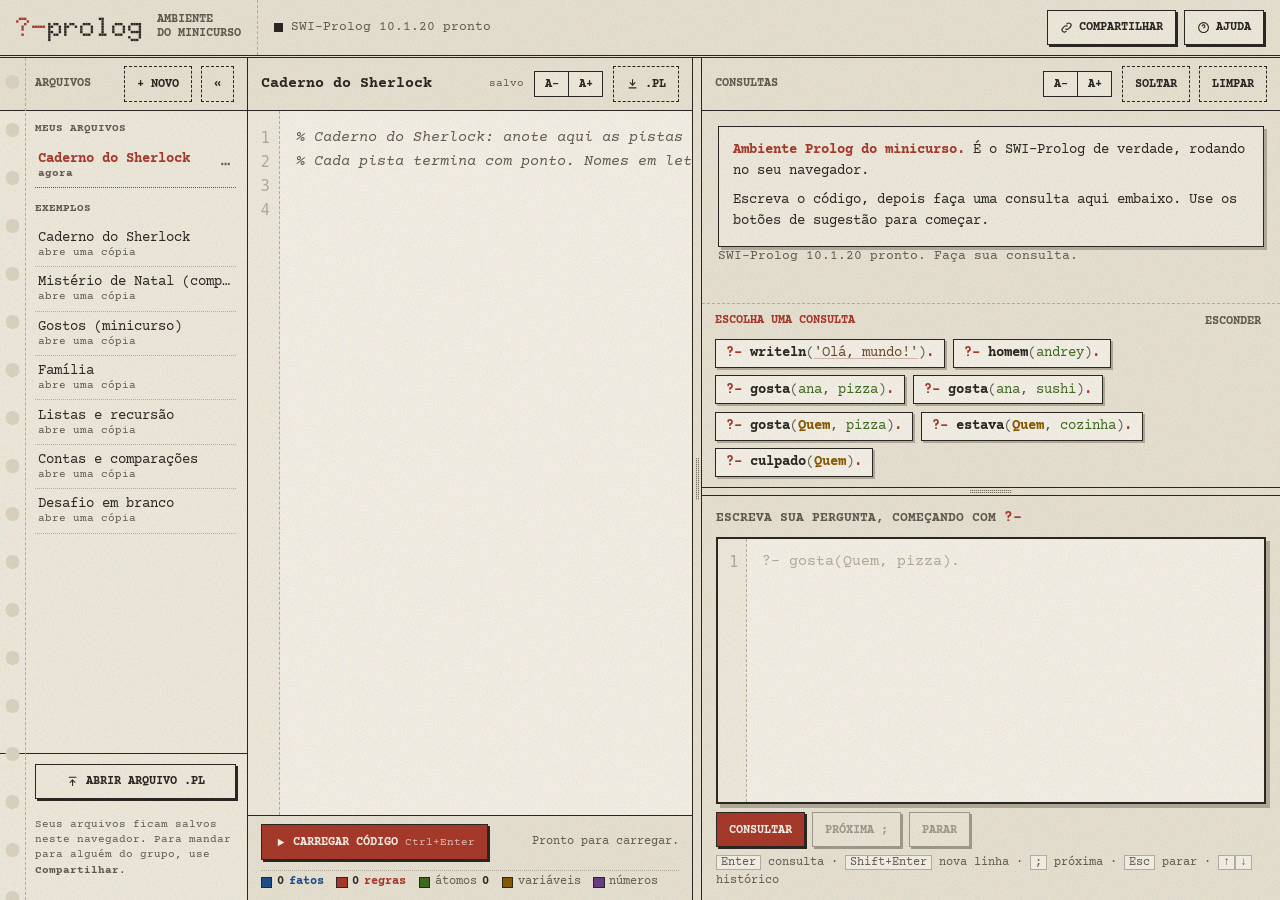
<file: ambiente/index.html>
<!DOCTYPE html>
<html lang="pt-BR">
<head>
<meta charset="UTF-8">
<meta name="viewport" content="width=device-width, initial-scale=1, viewport-fit=cover">
<title>Ambiente Prolog · Minicurso do grupo</title>
<meta name="description" content="Ambiente online para escrever e rodar Prolog (SWI-Prolog) no navegador. Feito para o minicurso de Prolog.">
<meta name="theme-color" content="#E9E3D3">
<link rel="icon" href="data:image/svg+xml,%3Csvg xmlns='http://www.w3.org/2000/svg' viewBox='0 0 32 32'%3E%3Crect width='32' height='32' fill='%23E9E3D3'/%3E%3Ctext x='3' y='23' font-family='monospace' font-weight='700' font-size='20' fill='%23A83A2B'%3E?-%3C/text%3E%3C/svg%3E">
<style>
@font-face{font-family:'Doto';font-style:normal;font-weight:900;font-display:block;src:url([data-uri]) format('woff2')}
@font-face{font-family:'Courier Prime';font-style:normal;font-weight:400;font-display:block;src:url([data-uri]) format('woff2')}
@font-face{font-family:'Courier Prime';font-style:italic;font-weight:400;font-display:block;src:url([data-uri]) format('woff2')}
@font-face{font-family:'Courier Prime';font-style:normal;font-weight:700;font-display:block;src:url([data-uri]) format('woff2')}
@font-face{font-family:'Courier Prime';font-style:italic;font-weight:700;font-display:block;src:url([data-uri]) format('woff2')}

:root{
  --papel:#E9E3D3;--papel-alto:#F0EBDD;--papel-fundo:#DCD5C2;--papel-claro:#F6F2E8;
  --tinta:#2B2722;--carbono:#615C50;--carbono-fraco:#B3AC9B;--regra:#B8B0A0;
  --fita:#A83A2B;--fita-escura:#8C3024;--fita-fraca:#D9B8B1;
  --mono:'Courier Prime','Courier New',Courier,ui-monospace,monospace;
  --display:'Doto','Courier Prime',monospace;
  --cod:15px;--cod-cons:15px;--cod-q:var(--cod-cons);--linha-cod:1.6;
  --c-fato:#1F4E8C;--c-regra:#A83A2B;--c-atomo:#3F6B1F;--c-var:#8A5A00;--c-num:#6A3D86;--c-str:#6B4A2B;
  --topo:3.6rem;
  --z-painel:10;--z-janela:25;--z-gaveta:30;--z-dialogo:40;--z-aviso:50;
}
*,*::before,*::after{box-sizing:border-box}
html,body{height:100%}
body{margin:0;background:var(--papel);color:var(--tinta);font-family:var(--mono);font-size:15px;line-height:1.5;-webkit-font-smoothing:antialiased;overflow:hidden}
body::after{content:"";position:fixed;inset:0;pointer-events:none;z-index:60;opacity:.22;mix-blend-mode:multiply;
  background-image:url("data:image/svg+xml,%3Csvg xmlns='http://www.w3.org/2000/svg'%3E%3Cfilter id='g'%3E%3CfeTurbulence type='fractalNoise' baseFrequency='0.8' numOctaves='4' stitchTiles='stitch'/%3E%3C/filter%3E%3Crect width='100%25' height='100%25' filter='url(%23g)'/%3E%3C/svg%3E")}
::selection{background:var(--fita);color:var(--papel)}
:focus-visible{outline:2px solid var(--fita);outline-offset:2px}
button{font-family:inherit}
[hidden]{display:none!important}

/* ================= estrutura ================= */
.app{height:100dvh;display:grid;grid-template-rows:var(--topo) minmax(0,1fr);padding-left:env(safe-area-inset-left);padding-right:env(safe-area-inset-right)}
.topo{display:flex;align-items:center;gap:1rem;padding:0 1rem 0 0;border-bottom:3px double var(--tinta);background:var(--papel);min-width:0}
.marca{display:flex;align-items:center;gap:.8rem;height:100%;padding:0 1rem;border-right:1px dashed var(--regra);text-decoration:none;color:var(--tinta);flex:none}
.marca__logo{font-family:var(--display);font-weight:900;font-size:1.65rem;line-height:1;letter-spacing:0;white-space:nowrap}
.marca__logo b{color:var(--fita);font-weight:900}
.marca__sub{font-size:.72rem;line-height:1.25;color:var(--carbono);text-transform:uppercase;font-weight:700}
.motor{display:flex;align-items:center;gap:.5rem;font-size:.8rem;color:var(--carbono);white-space:nowrap;min-width:0}
.motor__luz{width:.6rem;height:.6rem;border:1px solid var(--tinta);background:var(--papel-alto);flex:none}
.motor[data-estado="pronto"] .motor__luz{background:var(--tinta)}
.motor[data-estado="rodando"] .motor__luz{background:var(--fita);animation:pisca .8s steps(1) infinite}
.motor[data-estado="erro"] .motor__luz{background:var(--fita)}
@keyframes pisca{50%{opacity:.25}}
.motor__txt{overflow:hidden;text-overflow:ellipsis}
.topo__acoes{margin-left:auto;display:flex;gap:.45rem;align-items:center}

.botao{display:inline-flex;align-items:center;gap:.4rem;font-size:.78rem;font-weight:700;text-transform:uppercase;color:var(--tinta);background:var(--papel-alto);border:1px solid var(--tinta);border-radius:0;
  padding:.45rem .75rem;cursor:pointer;box-shadow:2px 2px 0 var(--tinta);transition:transform .08s linear,box-shadow .08s linear;white-space:nowrap;min-height:2.2rem}
.botao:hover{transform:translate(-1px,-1px);box-shadow:3px 3px 0 var(--tinta)}
.botao:active{transform:translate(2px,2px);box-shadow:0 0 0 var(--tinta)}
.botao:disabled{opacity:.38;cursor:default;transform:none;box-shadow:2px 2px 0 var(--tinta)}
.botao--fita{background:var(--fita);color:var(--papel-claro);border-color:var(--tinta)}
.botao--leve{box-shadow:none;border-style:dashed;background:transparent}
.botao--leve:hover{box-shadow:none;transform:none;border-style:solid;color:var(--fita);border-color:var(--fita)}
.botao kbd{font-family:inherit;font-weight:400;opacity:.75;font-size:.7rem;text-transform:none}
.icone{width:1.05em;height:1.05em;flex:none}

.mesa{display:grid;grid-template-columns:15.5rem minmax(0,var(--ed,1fr)) 9px minmax(0,var(--co,1.3fr));min-height:0}
.solto .mesa{grid-template-columns:15.5rem minmax(0,1fr) 0 0}
.divisor{position:relative;cursor:col-resize;background:var(--papel);border-right:1px solid var(--tinta);touch-action:none;outline-offset:-2px}
.divisor::before{content:"";position:absolute;left:3px;top:50%;width:3px;height:2.6rem;transform:translateY(-50%);border-left:1px dotted var(--carbono);border-right:1px dotted var(--carbono)}
.divisor:hover,.divisor.arrastando{background:var(--fita-fraca)}
.solto .divisor{display:none}
.editor-painel{border-right:0}
.painel{display:flex;flex-direction:column;min-height:0;min-width:0;border-right:1px solid var(--tinta)}
.painel:last-child{border-right:0}
.painel__cab{display:flex;align-items:center;gap:.6rem;padding:.55rem .8rem;border-bottom:1px solid var(--tinta);min-height:2.9rem;background:var(--papel)}
.painel__tit{font-size:.75rem;font-weight:700;text-transform:uppercase;color:var(--carbono);margin:0;white-space:nowrap}
.painel__cab .botao{margin-left:auto}

/* ================= arquivos ================= */
.arquivos{background:var(--papel-alto);position:relative}
.arquivos::before{content:"";position:absolute;left:0;top:0;bottom:0;width:1.6rem;background-image:radial-gradient(circle at 50% .25in,var(--papel-fundo) 0 .07in,transparent .075in);background-size:100% .5in;border-right:1px dashed var(--regra);pointer-events:none}
.arquivos__lista{flex:1;overflow:auto;padding:.6rem .7rem .8rem 2.2rem}
.grupo{font-size:.7rem;font-weight:700;text-transform:uppercase;color:var(--carbono);margin:.8rem 0 .35rem;display:flex;justify-content:space-between;align-items:center}
.grupo:first-child{margin-top:0}
.item{display:grid;grid-template-columns:minmax(0,1fr) auto;align-items:center;border-bottom:1px dotted var(--regra)}
.item__abrir{appearance:none;background:none;border:0;text-align:left;padding:.45rem .2rem;cursor:pointer;color:var(--tinta);font-size:.88rem;min-width:0;overflow:hidden;text-overflow:ellipsis;white-space:nowrap}
.item__abrir small{display:block;font-size:.7rem;color:var(--carbono);overflow:hidden;text-overflow:ellipsis}
.item__abrir:hover{color:var(--fita)}
.item[aria-current="true"] .item__abrir{font-weight:700;color:var(--fita)}
.item[aria-current="true"]{border-bottom-color:var(--fita)}
.item__mais{appearance:none;background:none;border:0;color:var(--carbono);cursor:pointer;padding:.3rem .35rem;font-size:1rem;line-height:1}
.item__mais:hover{color:var(--fita)}
.arquivos__pe{border-top:1px solid var(--tinta);padding:.6rem .7rem .7rem 2.2rem;display:grid;gap:.45rem}
.arquivos__pe .botao{justify-content:center;white-space:normal;text-align:center}
.arquivos .painel__cab{padding-left:2.2rem}
.fechar-gaveta{display:none}
.dica-salvo{font-size:.7rem;color:var(--carbono);line-height:1.35}

/* ================= editor ================= */
.editor-painel{background:var(--papel-claro)}
.nome-arq{appearance:none;border:0;border-bottom:1px dashed transparent;background:transparent;font-family:var(--mono);font-weight:700;font-size:.95rem;color:var(--tinta);padding:.1rem 0;min-width:0;width:100%;max-width:22rem}
.nome-arq:hover{border-bottom-color:var(--regra)}
.nome-arq:focus{outline:0;border-bottom-color:var(--fita)}
.salvo{font-size:.7rem;color:var(--carbono);white-space:nowrap}
.editor{position:relative;flex:1;min-height:0;display:grid;grid-template-columns:auto minmax(0,1fr);overflow:hidden}
.editor__nums{margin:0;padding:.9rem .55rem .9rem .8rem;text-align:right;color:var(--carbono-fraco);font-size:var(--cod);line-height:var(--linha-cod);user-select:none;border-right:1px dashed var(--regra);background:var(--papel-alto);overflow:hidden;white-space:pre;font-variant-numeric:tabular-nums}
.editor__nums .ruim{color:var(--papel-claro);background:var(--fita)}
.editor__nums .aviso{color:var(--fita);font-weight:700}
.editor__area{position:relative;min-width:0;overflow:hidden}
/* tamanho da fonte do editor controlado por --cod */
.editor__realce,.editor__texto{position:absolute;inset:0;margin:0;padding:.9rem 1rem 3rem;font-family:var(--mono);font-size:var(--cod);line-height:var(--linha-cod);white-space:pre;overflow:auto;tab-size:4;letter-spacing:0;word-spacing:0;font-variant-ligatures:none}
.editor__realce{pointer-events:none;color:var(--tinta);overflow:hidden}
.editor__texto{background:transparent;color:transparent;caret-color:var(--fita);border:0;resize:none;outline:0;-webkit-text-fill-color:transparent}
.editor__texto::selection{background:rgba(168,58,43,.22);-webkit-text-fill-color:transparent}
.t-com{color:var(--carbono);font-style:italic}
.t-str{color:var(--c-str);text-decoration:underline;text-decoration-color:var(--fita-fraca);text-underline-offset:.18em}
.t-num{color:var(--c-num)}
.t-var{color:var(--c-var);font-weight:700}
.t-fato{color:var(--c-fato);font-weight:700;text-decoration:underline;text-decoration-thickness:2px;text-decoration-color:rgba(31,78,140,.28);text-underline-offset:.22em}
.t-regra{color:var(--c-regra);font-weight:700;text-decoration:underline;text-decoration-thickness:2px;text-decoration-color:rgba(168,58,43,.3);text-underline-offset:.22em}
.t-chamada,.t-func{color:var(--tinta);font-weight:700}
.t-atom{color:var(--c-atomo)}
.t-op{color:var(--fita);font-weight:700}
.t-pont{color:var(--carbono)}
.t-ponto{color:var(--fita);font-weight:700}
.editor__nums .n-fato{color:var(--c-fato);font-weight:700}
.editor__nums .n-regra{color:var(--c-regra);font-weight:700}
.legenda{display:flex;flex-wrap:wrap;gap:.35rem .8rem;font-size:.74rem;color:var(--carbono);align-items:center}
.lg{display:inline-flex;align-items:center;gap:.3rem;white-space:nowrap}
.lg i{width:.7rem;height:.7rem;display:inline-block;border:1px solid var(--tinta)}
.lg b{color:var(--tinta);font-variant-numeric:tabular-nums}
.lg-fato i{background:var(--c-fato)}.lg-regra i{background:var(--c-regra)}.lg-atomo i{background:var(--c-atomo)}.lg-var i{background:var(--c-var)}.lg-num i{background:var(--c-num)}
.lg-fato{color:var(--c-fato);font-weight:700}.lg-regra{color:var(--c-regra);font-weight:700}
.zoom{display:inline-flex;border:1px solid var(--tinta);flex:none}
.zoom button{appearance:none;background:var(--papel-alto);border:0;font-family:var(--mono);font-weight:700;font-size:.78rem;padding:.3rem .5rem;cursor:pointer;color:var(--tinta);min-width:2.1rem}
.zoom button+button{border-left:1px solid var(--tinta)}
.zoom button:hover{color:var(--fita);background:var(--papel-claro)}
.editor__barra{display:flex;align-items:center;gap:.5rem;flex-wrap:wrap;padding:.55rem .8rem;border-top:1px solid var(--tinta);background:var(--papel)}
.editor__barra .estado{font-size:.75rem;color:var(--carbono);margin-left:auto;text-align:right;min-width:0}
.editor__barra .legenda{flex-basis:100%;order:3;padding-top:.15rem;border-top:1px dotted var(--regra);margin-top:.15rem}
.editor__barra .estado.ruim{color:var(--fita);font-weight:700}

/* ================= consultas ================= */
.consultas{background:var(--papel)}
.console{flex:1;min-height:0;overflow:auto;padding:.9rem 1rem 1rem;font-size:var(--cod-cons);line-height:1.55;white-space:pre-wrap;word-break:break-word;overscroll-behavior:contain}
.console>div{margin:0}
.c-q{font-weight:700;margin-top:.7rem!important}
.c-q::before{content:"?- ";color:var(--fita)}
.c-r{color:var(--tinta);font-weight:700;border-left:3px solid var(--fita);padding-left:.55rem}
.c-r .t-var{color:var(--c-var)}.c-r .t-atom{color:var(--c-atomo)}.c-r .t-num{color:var(--c-num)}
.c-sim{color:var(--fita);font-weight:700}
.c-f{color:var(--carbono);font-weight:700}
.c-e{color:var(--fita);font-style:italic;border-left:2px solid var(--fita);padding-left:.6rem;margin:.2rem 0!important}
.c-w{color:var(--carbono);font-style:italic;border-left:1px solid var(--carbono-fraco);padding-left:.6rem;margin:.2rem 0!important}
.c-s{color:var(--tinta)}
.c-i{color:var(--carbono);font-size:.85em}
.c-i b{color:var(--tinta)}
.c-sep{border-top:1px dashed var(--regra);margin:.8rem 0 .2rem!important;font-size:.72rem;color:var(--carbono);text-transform:uppercase;padding-top:.3rem}
.boas-vindas{border:1px solid var(--tinta);background:var(--papel-alto);box-shadow:3px 3px 0 var(--carbono-fraco);padding:.8rem .9rem;margin-bottom:.4rem;white-space:normal;font-size:.88rem}
.boas-vindas b{color:var(--fita)}
.boas-vindas p{margin:0 0 .4rem}
.boas-vindas p:last-child{margin:0}
.carregando{display:flex;align-items:center;gap:.7rem;color:var(--carbono);font-size:.85rem;white-space:normal}
.barra-prog{flex:1;height:6px;border:1px solid var(--tinta);background:var(--papel-alto);position:relative;overflow:hidden;max-width:14rem}
.barra-prog i{position:absolute;inset:0;width:var(--p,0%);background:var(--fita);transition:width .2s}
.sug-bloco{border-top:1px dashed var(--regra);padding:.55rem .8rem .6rem;max-height:40%;overflow:auto;flex:0 1 auto;min-height:2.4rem}
.console{min-height:5.5rem!important;flex:1 1 auto}
.sug-tit{margin:0 0 .45rem;font-size:.72rem;font-weight:700;text-transform:uppercase;color:var(--fita);display:flex;justify-content:space-between;gap:.5rem}
.sug-tit button{appearance:none;background:none;border:0;font:inherit;color:var(--carbono);cursor:pointer;text-transform:uppercase}
.sug-tit button:hover{color:var(--fita)}
.sugestoes{display:flex;flex-wrap:wrap;gap:.45rem}
.sug-bloco.fechado .sugestoes{display:none}
.chip{appearance:none;font-family:var(--mono);font-size:calc(var(--cod-cons) * .9);background:var(--papel-claro);color:var(--tinta);border:1px solid var(--tinta);box-shadow:2px 2px 0 var(--carbono-fraco);padding:.35rem .65rem;cursor:pointer;white-space:nowrap;text-align:left}
.chip:hover{border-color:var(--fita);color:var(--fita);box-shadow:2px 2px 0 var(--fita-fraca)}
.chip:active{transform:translate(2px,2px);box-shadow:none}
.chip .t-var{color:var(--c-var)}.chip .t-atom{color:var(--c-atomo)}.chip .t-num{color:var(--c-num)}
.chip.leve{font-size:.78rem;border-style:dashed;box-shadow:none;background:var(--papel-alto)}
.entrada{border-top:0;padding:.7rem .9rem calc(.7rem + env(safe-area-inset-bottom));background:var(--papel);display:flex;flex-direction:column;gap:.5rem;height:var(--qh,48%);min-height:10rem;flex:none}
.entrada__rot{display:block;font-size:.8rem;font-weight:700;text-transform:uppercase;color:var(--carbono);margin:0}
.entrada__rot b{color:var(--fita);font-size:1.15em}
.q-editor{flex:1;min-height:0;display:grid;grid-template-columns:auto minmax(0,1fr);border:2px solid var(--tinta);background:var(--papel-claro);box-shadow:4px 4px 0 var(--carbono-fraco);overflow:hidden}
.q-editor:focus-within{outline:3px solid var(--fita);outline-offset:0}
.q-editor .editor__nums{font-size:var(--cod-q);padding:.7rem .5rem .7rem .7rem}
.q-editor .editor__realce,.q-editor .editor__texto{font-size:var(--cod-q);padding:.7rem .9rem 1.2rem}
.q-editor .editor__texto::placeholder{color:var(--carbono-fraco);font-weight:400;-webkit-text-fill-color:var(--carbono-fraco)}
.divisor-h{height:9px;flex:none;cursor:row-resize;background:var(--papel);border-top:1px solid var(--tinta);border-bottom:1px solid var(--tinta);position:relative;touch-action:none}
.divisor-h::before{content:"";position:absolute;top:2px;left:50%;height:3px;width:2.6rem;transform:translateX(-50%);border-top:1px dotted var(--carbono);border-bottom:1px dotted var(--carbono)}
.divisor-h:hover,.divisor-h.arrastando{background:var(--fita-fraca)}
.arrastando-h,.arrastando-h *{user-select:none!important;cursor:row-resize!important}
.entrada__acoes{display:flex;gap:.45rem;align-items:center;flex-wrap:wrap}
.entrada__dica{font-size:.72rem;color:var(--carbono);margin-left:auto}
.entrada__dica kbd{font-family:inherit;border:1px solid var(--regra);padding:0 .25rem;background:var(--papel-claro)}

/* ================= abas (celular) ================= */
.abas{display:none}
.so-gaveta{display:none}

/* ================= menus e diálogos ================= */
.menu{position:fixed;z-index:var(--z-dialogo);background:var(--papel-claro);border:1px solid var(--tinta);box-shadow:4px 4px 0 var(--tinta);min-width:11rem;padding:.25rem 0}
.menu button{display:block;width:100%;text-align:left;appearance:none;background:none;border:0;padding:.5rem .9rem;font-size:.85rem;cursor:pointer;color:var(--tinta)}
.menu button:hover{background:var(--papel-alto);color:var(--fita)}
.menu button.perigo{color:var(--fita)}
dialog{border:2px solid var(--tinta);background:var(--papel-claro);color:var(--tinta);box-shadow:6px 6px 0 var(--tinta);padding:0;max-width:min(40rem,calc(100vw - 2rem));width:100%;max-height:calc(100dvh - 3rem)}
dialog::backdrop{background:rgba(43,39,34,.35)}
.dlg__cab{display:flex;align-items:center;justify-content:space-between;padding:.7rem 1rem;border-bottom:3px double var(--tinta);position:sticky;top:0;background:var(--papel-claro)}
.dlg__cab h2{margin:0;font-size:1rem}
.dlg__corpo{padding:1rem;overflow:auto;font-size:.9rem}
.dlg__corpo h3{font-size:.78rem;text-transform:uppercase;color:var(--fita);margin:1.1rem 0 .4rem}
.dlg__corpo h3:first-child{margin-top:0}
.dlg__corpo p{margin:0 0 .6rem}
.dlg__corpo table{width:100%;border-collapse:collapse;font-size:.85rem}
.dlg__corpo td{padding:.35rem .6rem .35rem 0;border-bottom:1px dotted var(--regra);vertical-align:top}
.dlg__corpo td:first-child{font-weight:700;white-space:nowrap}
.dlg__corpo kbd{font-family:inherit;border:1px solid var(--regra);padding:0 .3rem;background:var(--papel-alto);white-space:nowrap}
.dlg__corpo a{color:var(--tinta);text-decoration-color:var(--fita)}
.campo-link{display:flex;gap:.5rem;margin:.6rem 0}
.campo-link input{flex:1;min-width:0;font-family:var(--mono);font-size:14px;border:1px solid var(--tinta);background:var(--papel-alto);padding:.45rem .5rem}
.fechar{appearance:none;background:none;border:1px solid var(--tinta);width:2rem;height:2rem;cursor:pointer;font-size:1.1rem;line-height:1}
.fechar:hover{color:var(--fita);border-color:var(--fita)}
.aviso-flutuante{position:fixed;left:50%;top:calc(var(--topo) + .8rem);transform:translateX(-50%);z-index:var(--z-aviso);background:var(--tinta);color:var(--papel-claro);padding:.55rem .9rem;font-size:.85rem;box-shadow:3px 3px 0 var(--fita);max-width:calc(100vw - 2rem);opacity:0;pointer-events:none;transition:opacity .2s}
.aviso-flutuante.ver{opacity:1}
.fundo-gaveta{display:none}
.consultas.flutuante{position:fixed;z-index:var(--z-janela);border:2px solid var(--tinta);box-shadow:8px 8px 0 rgba(43,39,34,.32);resize:both;overflow:hidden;min-width:320px;min-height:280px;max-width:calc(100vw - 8px);max-height:calc(100dvh - 8px)}
.consultas.flutuante .painel__cab{cursor:move;background:var(--tinta);color:var(--papel-claro);touch-action:none;user-select:none}
.consultas.flutuante .painel__tit{color:var(--papel-claro)}
.consultas.flutuante .painel__cab .botao{color:var(--papel-claro);border-color:var(--papel-claro)}
.consultas.flutuante .painel__cab .zoom{border-color:var(--papel-claro)}
.consultas.flutuante .painel__cab .zoom button{background:transparent;color:var(--papel-claro)}
.consultas.flutuante .painel__cab .zoom button+button{border-left-color:var(--papel-claro)}
.consultas.flutuante::after{content:"";position:absolute;right:2px;bottom:2px;width:12px;height:12px;border-right:2px solid var(--fita);border-bottom:2px solid var(--fita);pointer-events:none}
.arrastando-janela,.arrastando-janela *{user-select:none!important;cursor:move!important}
.arrastando-div,.arrastando-div *{user-select:none!important;cursor:col-resize!important}
.so-largo{display:inline-flex}
.recolher{display:inline-flex}
@media (min-width:1181px){
  .sem-arq .mesa{grid-template-columns:minmax(0,var(--ed,1fr)) 9px minmax(0,var(--co,1.3fr))}
  .sem-arq.solto .mesa{grid-template-columns:minmax(0,1fr) 0 0}
  .sem-arq .arquivos{display:none}
  .sem-arq .so-gaveta{display:inline-flex}
}
@media (max-width:1180px){.recolher{display:none!important}}

/* ================= responsivo ================= */
@media (max-width:1180px){
  .mesa{grid-template-columns:minmax(0,var(--ed,1fr)) 9px minmax(0,var(--co,1.3fr))}
  .solto .mesa{grid-template-columns:minmax(0,1fr) 0 0}
  .arquivos{position:fixed;top:0;left:0;bottom:0;width:min(20rem,86vw);z-index:var(--z-gaveta);transform:translateX(-102%);transition:transform .25s cubic-bezier(.25,1,.5,1);box-shadow:6px 0 0 rgba(43,39,34,.15);border-right:2px solid var(--tinta)}
  .gaveta-aberta .arquivos{transform:none}
  .gaveta-aberta .fundo-gaveta{display:block;position:fixed;inset:0;z-index:calc(var(--z-gaveta) - 1);background:rgba(43,39,34,.3)}
  .so-gaveta{display:inline-flex}
  .fechar-gaveta{display:inline-block;margin-left:.4rem}
  .painel.arquivos .painel__cab{padding-top:calc(.55rem + env(safe-area-inset-top))}
}
@media (max-width:760px){
  :root{--topo:3.1rem;--cod:14px}
  body{font-size:14px}
  .app{grid-template-rows:var(--topo) minmax(0,1fr) auto}
  .marca{padding:0 .7rem}
  .marca__logo{font-size:1.3rem}
  .marca__sub,.motor__txt,.topo__acoes .rotulo-largo{display:none}
  .topo{gap:.5rem;padding-right:.6rem}
  .mesa,.solto .mesa{grid-template-columns:minmax(0,1fr)}
  .divisor,.so-largo{display:none!important}
  .mesa>.editor-painel,.mesa>.consultas{display:none;border-right:0}
  .app[data-aba="codigo"] .editor-painel,.app[data-aba="consultas"] .consultas{display:flex}
  .abas{display:grid;grid-template-columns:repeat(3,1fr);border-top:3px double var(--tinta);background:var(--papel);padding-bottom:env(safe-area-inset-bottom)}
  .aba{appearance:none;background:none;border:0;border-right:1px dashed var(--regra);padding:.55rem .3rem .5rem;font-size:.72rem;font-weight:700;text-transform:uppercase;color:var(--carbono);display:flex;flex-direction:column;align-items:center;gap:.2rem;cursor:pointer}
  .aba:last-child{border-right:0}
  .aba .icone{width:1.25rem;height:1.25rem}
  .aba[aria-selected="true"]{color:var(--fita)}
  .aba[aria-selected="true"]::before{content:"";display:block;width:2rem;height:3px;background:var(--fita);margin:-.55rem 0 .3rem}
  .entrada{padding-bottom:.6rem;height:auto;min-height:0}
  .q-editor{min-height:6.5rem;max-height:30vh}
  .divisor-h{display:none}
  .entrada__dica{display:none}
  .editor__barra .estado{flex-basis:100%;text-align:left;margin-left:0}
}
@media (prefers-reduced-motion:reduce){*{transition:none!important;animation:none!important}}
</style>
</head>
<body>
<svg width="0" height="0" style="position:absolute" aria-hidden="true">
  <symbol id="i-pasta" viewBox="0 0 24 24"><path d="M3 6h7l2 2h9v11H3z" fill="none" stroke="currentColor" stroke-width="2"/></symbol>
  <symbol id="i-codigo" viewBox="0 0 24 24"><path d="M9 7l-5 5 5 5M15 7l5 5-5 5" fill="none" stroke="currentColor" stroke-width="2"/></symbol>
  <symbol id="i-pergunta" viewBox="0 0 24 24"><path d="M4 5h16v11H9l-5 4z" fill="none" stroke="currentColor" stroke-width="2"/><path d="M10 9.2a2 2 0 1 1 2.8 1.8c-.6.3-.8.7-.8 1.3M12 14h.01" fill="none" stroke="currentColor" stroke-width="2"/></symbol>
  <symbol id="i-play" viewBox="0 0 24 24"><path d="M7 5l12 7-12 7z" fill="currentColor"/></symbol>
  <symbol id="i-link" viewBox="0 0 24 24"><path d="M10 14a4 4 0 0 0 6 0l3-3a4 4 0 0 0-6-6l-1 1M14 10a4 4 0 0 0-6 0l-3 3a4 4 0 0 0 6 6l1-1" fill="none" stroke="currentColor" stroke-width="2"/></symbol>
  <symbol id="i-baixar" viewBox="0 0 24 24"><path d="M12 4v11M7 10l5 5 5-5M5 20h14" fill="none" stroke="currentColor" stroke-width="2"/></symbol>
  <symbol id="i-abrir" viewBox="0 0 24 24"><path d="M12 20V9M7 14l5-5 5 5M5 4h14" fill="none" stroke="currentColor" stroke-width="2"/></symbol>
  <symbol id="i-ajuda" viewBox="0 0 24 24"><circle cx="12" cy="12" r="9" fill="none" stroke="currentColor" stroke-width="2"/><path d="M9.5 9.5a2.5 2.5 0 1 1 3.5 2.3c-.7.3-1 .8-1 1.5M12 16.5h.01" fill="none" stroke="currentColor" stroke-width="2"/></symbol>
</svg>

<div class="app" id="app" data-aba="codigo">
  <header class="topo">
    <a class="marca" href="./" aria-label="Ambiente Prolog, início">
      <span class="marca__logo"><b>?-</b>prolog</span>
      <span class="marca__sub">ambiente<br>do minicurso</span>
    </a>
    <button class="botao botao--leve so-gaveta" id="b-gaveta" type="button" aria-controls="arquivos" aria-expanded="false"><svg class="icone"><use href="#i-pasta"/></svg><span class="rotulo-largo">Arquivos</span></button>
    <div class="motor" id="motor" data-estado="carregando" role="status"><span class="motor__luz" aria-hidden="true"></span><span class="motor__txt" id="motor-txt">Carregando SWI-Prolog...</span></div>
    <div class="topo__acoes">
      <button class="botao" id="b-compartilhar" type="button" title="Gerar link com este código"><svg class="icone"><use href="#i-link"/></svg><span class="rotulo-largo">Compartilhar</span></button>
      <button class="botao" id="b-ajuda" type="button" title="Ajuda e atalhos"><svg class="icone"><use href="#i-ajuda"/></svg><span class="rotulo-largo">Ajuda</span></button>
    </div>
  </header>

  <div class="mesa">
    <aside class="painel arquivos" id="arquivos" aria-label="Arquivos">
      <div class="painel__cab"><h2 class="painel__tit">Arquivos</h2><button class="botao botao--leve" id="b-novo" type="button">+ Novo</button><button class="botao botao--leve recolher" id="b-recolher" type="button" title="Esconder os arquivos para ganhar espaço" style="margin-left:0">«</button><button class="fechar fechar-gaveta" id="b-fechar-gaveta" type="button" aria-label="Fechar arquivos">×</button></div>
      <div class="arquivos__lista" id="lista"></div>
      <div class="arquivos__pe">
        <button class="botao" id="b-abrir" type="button"><svg class="icone"><use href="#i-abrir"/></svg>Abrir arquivo .pl</button>
        <input type="file" id="arq-entrada" accept=".pl,.pro,.prolog,.txt,text/plain" hidden>
        <p class="dica-salvo">Seus arquivos ficam salvos neste navegador. Para mandar para alguém do grupo, use <b>Compartilhar</b>.</p>
      </div>
    </aside>

    <section class="painel editor-painel" aria-label="Código">
      <div class="painel__cab">
        <input class="nome-arq" id="nome" type="text" aria-label="Nome do arquivo" spellcheck="false">
        <span class="salvo" id="salvo"></span>
        <span class="zoom" role="group" aria-label="Tamanho da letra do código"><button type="button" data-zoom="cod" data-d="-1" aria-label="Diminuir letra do código">A−</button><button type="button" data-zoom="cod" data-d="1" aria-label="Aumentar letra do código">A+</button></span>
        <button class="botao botao--leve" id="b-baixar" type="button" title="Baixar como .pl"><svg class="icone"><use href="#i-baixar"/></svg>.pl</button>
      </div>
      <div class="editor">
        <pre class="editor__nums" id="nums" aria-hidden="true"></pre>
        <div class="editor__area">
          <pre class="editor__realce" id="realce" aria-hidden="true"></pre>
          <textarea class="editor__texto" id="texto" spellcheck="false" autocapitalize="off" autocomplete="off" autocorrect="off" wrap="off" aria-label="Código Prolog"></textarea>
        </div>
      </div>
      <div class="editor__barra">
        <button class="botao botao--fita" id="b-carregar" type="button"><svg class="icone"><use href="#i-play"/></svg>Carregar código <kbd>Ctrl+Enter</kbd></button>
        <span class="estado" id="estado-cod" aria-live="polite"></span>
        <div class="legenda" id="legenda" aria-live="polite"></div>
      </div>
    </section>

    <div class="divisor" id="divisor" role="separator" aria-orientation="vertical" tabindex="0" aria-label="Arraste para mudar o tamanho do código e das consultas" title="Arraste para mudar o tamanho"></div>

    <section class="painel consultas" aria-label="Consultas">
      <div class="painel__cab" id="cab-consultas">
        <h2 class="painel__tit">Consultas</h2>
        <span class="zoom" role="group" aria-label="Tamanho da letra das consultas" style="margin-left:auto"><button type="button" data-zoom="cod-cons" data-d="-1" aria-label="Diminuir letra das consultas">A−</button><button type="button" data-zoom="cod-cons" data-d="1" aria-label="Aumentar letra das consultas">A+</button></span>
        <button class="botao botao--leve so-largo" id="b-soltar" type="button" title="Soltar as consultas numa janela que você pode mover e redimensionar" style="margin-left:0">Soltar</button>
        <button class="botao botao--leve" id="b-limpar" type="button" style="margin-left:0">Limpar</button>
      </div>
      <div class="console" id="console" aria-live="polite"></div>
      <div class="sug-bloco" id="sug-bloco" hidden>
        <p class="sug-tit"><span>Escolha uma consulta</span><button type="button" id="b-sug" aria-expanded="true">esconder</button></p>
        <div class="sugestoes" id="sugestoes" aria-label="Consultas sugeridas"></div>
      </div>
      <div class="divisor-h" id="divisor-h" role="separator" aria-orientation="horizontal" tabindex="0" aria-label="Arraste para mudar o tamanho da caixa de pergunta" title="Arraste para mudar o tamanho da caixa"></div>
      <form class="entrada" id="form-q" autocomplete="off">
        <label class="entrada__rot" for="q">Escreva sua pergunta, começando com <b>?-</b></label>
        <div class="q-editor">
          <pre class="editor__nums" id="q-nums" aria-hidden="true"></pre>
          <div class="editor__area">
            <pre class="editor__realce" id="q-realce" aria-hidden="true"></pre>
            <textarea class="editor__texto" id="q" placeholder="?- gosta(Quem, pizza)." spellcheck="false" autocapitalize="off" autocorrect="off" autocomplete="off" wrap="off" enterkeyhint="go"></textarea>
          </div>
        </div>
        <div class="entrada__acoes">
          <button class="botao botao--fita" id="b-consultar" type="submit">Consultar</button>
          <button class="botao" id="b-prox" type="button" disabled>Próxima ;</button>
          <button class="botao" id="b-parar" type="button" disabled>Parar</button>
          <span class="entrada__dica"><kbd>Enter</kbd> consulta · <kbd>Shift+Enter</kbd> nova linha · <kbd>;</kbd> próxima · <kbd>Esc</kbd> parar · <kbd>↑</kbd><kbd>↓</kbd> histórico</span>
        </div>
      </form>
    </section>
  </div>

  <nav class="abas" role="tablist" aria-label="Seções">
    <button class="aba" role="tab" id="aba-arquivos" type="button" aria-selected="false"><svg class="icone"><use href="#i-pasta"/></svg>Arquivos</button>
    <button class="aba" role="tab" data-aba="codigo" type="button" aria-selected="true"><svg class="icone"><use href="#i-codigo"/></svg>Código</button>
    <button class="aba" role="tab" data-aba="consultas" type="button" aria-selected="false"><svg class="icone"><use href="#i-pergunta"/></svg>Consultas</button>
  </nav>
</div>
<div class="fundo-gaveta" id="fundo-gaveta"></div>
<div class="aviso-flutuante" id="aviso" role="status"></div>

<dialog id="dlg-compartilhar" aria-labelledby="t-comp">
  <div class="dlg__cab"><h2 id="t-comp">Compartilhar código</h2><button class="fechar" data-fechar type="button" aria-label="Fechar">×</button></div>
  <div class="dlg__corpo">
    <p>Quem abrir este link recebe uma <b>cópia</b> do código <b id="comp-nome"></b> no próprio navegador. As mudanças de cada um não afetam os outros.</p>
    <div class="campo-link"><input id="comp-link" readonly aria-label="Link"><button class="botao botao--fita" id="b-copiar" type="button">Copiar</button></div>
    <p class="c-i" id="comp-tam"></p>
  </div>
</dialog>

<dialog id="dlg-ajuda" aria-labelledby="t-ajuda">
  <div class="dlg__cab"><h2 id="t-ajuda">Ajuda</h2><button class="fechar" data-fechar type="button" aria-label="Fechar">×</button></div>
  <div class="dlg__corpo">
    <h3>Como usar</h3>
    <p>1. Escreva fatos e regras em <b>Código</b>. 2. Aperte <b>Carregar código</b> (ou só faça uma consulta: o código é carregado sozinho). 3. Pergunte em <b>Consultas</b>. É o SWI-Prolog de verdade, rodando no seu navegador.</p>
    <h3>Atalhos</h3>
    <table>
      <tr><td><kbd>Ctrl</kbd>+<kbd>Enter</kbd></td><td>Carregar o código</td></tr>
      <tr><td><kbd>Enter</kbd></td><td>Fazer a consulta (<kbd>Shift</kbd>+<kbd>Enter</kbd> quebra a linha)</td></tr>
      <tr><td><kbd>;</kbd> ou <kbd>Enter</kbd> vazio</td><td>Próxima resposta</td></tr>
      <tr><td><kbd>.</kbd> ou <kbd>Esc</kbd></td><td>Parar (também interrompe laços infinitos)</td></tr>
      <tr><td><kbd>↑</kbd> <kbd>↓</kbd></td><td>Consultas anteriores</td></tr>
      <tr><td><kbd>Tab</kbd></td><td>Indentar no editor</td></tr>
      <tr><td>A− / A+</td><td>Tamanho da letra do código e das consultas (bom para projetar)</td></tr>
      <tr><td>Divisória</td><td>Arraste a faixa entre o código e as consultas para mudar o tamanho</td></tr>
      <tr><td>Soltar</td><td>Transforma as consultas numa janela: arraste pela barra preta e redimensione pelo canto</td></tr>
    </table>
    <h3>Cores do código</h3>
    <p><b style="color:var(--c-fato)">Azul</b>: nome de um fato. <b style="color:var(--c-regra)">Vermelho</b>: nome de uma regra e o <code>:-</code>. <span style="color:var(--c-atomo)">Verde</span>: átomos (nomes como <code>ana</code>, <code>pizza</code>). <b style="color:var(--c-var)">Âmbar</b>: variáveis. <span style="color:var(--c-num)">Roxo</span>: números. Os números das linhas também ficam azuis (fato) ou vermelhos (regra).</p>
    <h3>Lembretes de Prolog</h3>
    <table>
      <tr><td><code>gosta(ana, pizza).</code></td><td>Fato. Nomes em minúscula, termina com ponto.</td></tr>
      <tr><td><code>Quem</code>, <code>X</code></td><td>Variável: começa com maiúscula ou _.</td></tr>
      <tr><td><code>a, b</code> · <code>a ; b</code></td><td>E · ou.</td></tr>
      <tr><td><code>cabeca :- corpo.</code></td><td>Regra: cabeça é verdade se o corpo for.</td></tr>
      <tr><td><code>X is 2 + 3</code></td><td>Faz a conta. <code>=</code> não calcula.</td></tr>
      <tr><td><code>[H | T]</code></td><td>Lista: primeiro elemento e o resto.</td></tr>
      <tr><td><code>findall(X, G, L)</code></td><td>Junta todas as respostas numa lista.</td></tr>
    </table>
    <h3>Material do grupo</h3>
    <p><a href="../minicurso/" target="_blank" rel="noopener">Slides do minicurso</a> · <a href="../guia/" target="_blank" rel="noopener">Guia de fatos e consultas</a> · <a href="https://www.swi-prolog.org/Documentation.html" target="_blank" rel="noopener">Documentação do SWI-Prolog</a></p>
    <h3>Bom saber</h3>
    <p>Os arquivos ficam salvos só neste navegador. Limpar os dados do site apaga tudo, então baixe o <code>.pl</code> do que for importante. Leitura do teclado (<code>read/1</code>) não funciona aqui.</p>
  </div>
</dialog>

<script src="swipl/swipl-web.js" async id="swipl-js"></script>
<script>
var AMB_PL = ":- module(amb, [amb_consult/1, amb_query/1]).\n:- use_module(library(wasm)).\n\namb_consult(File) :-\n    load_files(user:File, [if(true)]).\n\namb_query(Texto) :-\n    (   catch(term_string(Goal, Texto, [variable_names(Bs), module(user)]), E,\n              ( amb_erro(E), fail ))\n    ->  amb_executa(Goal, Bs)\n    ;   true\n    ).\n\namb_executa(Goal, Bs) :-\n    catch(amb_solucoes(Goal, Bs), E, (amb_erro(E))), !.\namb_executa(_, _) :-\n    flush_output,\n    _ := ambFalso().\n\namb_solucoes(Goal, Bs) :-\n    call_cleanup(user:Goal, Det = true),\n    flush_output,\n    amb_texto(Bs, Txt),\n    (   Det == true\n    ->  _ := ambResposta(Txt, \"det\")\n    ;   _ := ambResposta(Txt, \"mais\"),\n        P := ambEspera(),\n        await(P, Acao),\n        Acao \\== \"next\"\n    ).\n\namb_erro(E) :-\n    flush_output,\n    message_to_codes(E, Txt),\n    _ := ambErro(Txt).\n\nmessage_to_codes(unwind(abort), \"Consulta interrompida.\") :- !.\nmessage_to_codes('$aborted', \"Consulta interrompida.\") :- !.\nmessage_to_codes(E, S) :-\n    catch(( '$messages':translate_message(E, Lines, []),\n            with_output_to(string(S), print_message_lines(current_output, '', Lines)) ),\n          _, fail), !.\nmessage_to_codes(E, S) :- format(string(S), \"~q\", [E]).\n\namb_texto(Bs, Txt) :-\n    findall(T, amb_texto_(Bs, T), [Txt]).\n\namb_texto_(Bs, Txt) :-\n    include(amb_visivel, Bs, Vis),\n    forall(member(N = V, Bs), ( var(V) -> V = '$VAR'(N) ; true )),\n    maplist(amb_valor, Vis, Vals),\n    term_variables(Vals, Livres),\n    amb_nomeia(Livres, 0),\n    (   Vis == []\n    ->  Txt = \"true\"\n    ;   maplist(amb_par, Vis, Ls),\n        atomic_list_concat(Ls, ',\\n', A),\n        atom_string(A, Txt)\n    ).\namb_visivel(Nome = V) :-\n    \\+ sub_atom(Nome, 0, _, _, '_'),\n    \\+ var(V).\namb_valor(_ = V, V).\namb_nomeia([], _).\namb_nomeia([V | Vs], I) :-\n    L is 0'A + I mod 26, K is I // 26,\n    (   K =:= 0 -> format(atom(N), \"_~c\", [L]) ; format(atom(N), \"_~c~d\", [L, K]) ),\n    V = '$VAR'(N),\n    I1 is I + 1,\n    amb_nomeia(Vs, I1).\namb_par(N = V, S) :-\n    format(string(S), \"~w = ~W\", [N, V, [quoted(true), portray(true), max_depth(40), numbervars(true), spacing(next_argument)]]).\n";
(function () {
  "use strict";

  /* =====================================================================
     DADOS: exemplos que acompanham o minicurso
     ===================================================================== */
  var EXEMPLOS = [
    {
      id: "ex-caderno", nome: "Caderno do Sherlock",
      sug: ["writeln('Olá, mundo!').", "homem(andrey).", "gosta(ana, pizza).", "gosta(ana, sushi).", "gosta(Quem, pizza).", "estava(Quem, cozinha).", "culpado(Quem)."],
      codigo: [
        "% Caderno do Sherlock: anote aqui as pistas do caso.",
        "% Cada pista termina com ponto. Nomes em letra minúscula.",
        "",
        ""
      ].join("\n")
    },
    {
      id: "ex-misterio", nome: "Mistério de Natal (completo)",
      sug: ["homem(andrey).", "gosta(ana, pizza).", "gosta(ana, sushi).", "gosta(Quem, pizza).", "estava(Quem, cozinha).", "culpado(Quem).", "member(leo, [ana, leo, bia]).", "length([ana, leo, bia], N).", "Sobrou is 8 - 7.", "Total is 3 * 8."],
      codigo: [
        "% Mistério de Natal: quem pegou a última fatia de pizza?",
        "",
        "% Fatos simples",
        "homem(andrey).",
        "mulher(rayane).",
        "",
        "% Pistas: do que cada suspeito gosta",
        "gosta(ana, pizza).",
        "gosta(leo, pizza).",
        "gosta(bia, sushi).",
        "",
        "% Pistas: onde cada suspeito estava",
        "estava(ana, biblioteca).",
        "estava(leo, cozinha).",
        "estava(bia, cozinha).",
        "",
        "% Regra: é culpado SE gosta de pizza E estava na cozinha.",
        "culpado(P) :- gosta(P, pizza), estava(P, cozinha).",
        ""
      ].join("\n")
    },
    {
      id: "ex-gostos", nome: "Gostos (minicurso)",
      sug: ["gosta(ana, pizza).", "gosta(Quem, pizza).", "gosta(bia, Comida).", "gosta(_, sushi).", "gosta(ana, X), gosta(bia, X).", "lanche(Quem).", "findall(P, gosta(P, suco), L)."],
      codigo: [
        "% Fatos e consultas: o exemplo do minicurso.",
        "% gosta(Pessoa, Comida): a Pessoa gosta da Comida.",
        "gosta(ana, pizza).",
        "gosta(ana, suco).",
        "gosta(leo, pizza).",
        "gosta(leo, suco).",
        "gosta(bia, sushi).",
        "gosta(bia, suco).",
        "",
        "% idade(Pessoa, Anos)",
        "idade(ana, 20).",
        "idade(leo, 17).",
        "idade(bia, 22).",
        "",
        "% Regra: um lanche completo é pizza e suco.",
        "lanche(P) :- gosta(P, pizza), gosta(P, suco).",
        "",
        "% Experimente nas consultas:",
        "%   gosta(Quem, pizza).",
        "%   gosta(P, pizza), idade(P, I), I >= 18.",
        ""
      ].join("\n")
    },
    {
      id: "ex-familia", nome: "Família",
      sug: ["pai(joao, X).", "avo(joao, Neto).", "irmao(maria, Quem).", "progenitor(P, lucas).", "descendente(D, joao)."],
      codigo: [
        "% pai(Pai, Filho) e mae(Mae, Filho)",
        "pai(joao, maria).",
        "pai(joao, pedro).",
        "pai(pedro, lucas).",
        "mae(ana, maria).",
        "mae(ana, pedro).",
        "mae(maria, sofia).",
        "",
        "% Regras",
        "progenitor(P, F) :- pai(P, F).",
        "progenitor(P, F) :- mae(P, F).",
        "",
        "avo(A, N) :- progenitor(A, P), progenitor(P, N).",
        "",
        "irmao(X, Y) :- progenitor(P, X), progenitor(P, Y), X \\= Y.",
        "",
        "% Recursão: descendente em qualquer geração",
        "descendente(D, A) :- progenitor(A, D).",
        "descendente(D, A) :- progenitor(A, P), descendente(D, P).",
        ""
      ].join("\n")
    },
    {
      id: "ex-listas", nome: "Listas e recursão",
      sug: ["mostrar([pao, leite, maca]).", "tamanho([a, b, c], N).", "soma([3, 5, 2], S).", "pertence(b, [a, b, c]).", "[Primeiro | Resto] = [arroz, feijao, leite].", "member(X, [a, b, c])."],
      codigo: [
        "% Cabeça e cauda: [Primeiro | Resto]",
        "",
        "% mostrar(Lista): escreve cada item numa linha",
        "mostrar([]).",
        "mostrar([Item | Resto]) :-",
        "    writeln(Item),",
        "    mostrar(Resto).",
        "",
        "% tamanho(Lista, N)",
        "tamanho([], 0).",
        "tamanho([_ | Resto], N) :-",
        "    tamanho(Resto, N0),",
        "    N is N0 + 1.",
        "",
        "% soma(Lista, Total)",
        "soma([], 0).",
        "soma([X | Resto], Total) :-",
        "    soma(Resto, T0),",
        "    Total is T0 + X.",
        "",
        "% pertence(X, Lista)",
        "pertence(X, [X | _]).",
        "pertence(X, [_ | Resto]) :- pertence(X, Resto).",
        ""
      ].join("\n")
    },
    {
      id: "ex-contas", nome: "Contas e comparações",
      sug: ["media(8, 6, M).", "situacao(8, 6, S).", "situacao(5, 6, S).", "fatorial(5, F).", "X is 2 + 3 * 4.", "7 >= 6."],
      codigo: [
        "% is calcula; = só compara a forma.",
        "media(N1, N2, M) :- M is (N1 + N2) / 2.",
        "",
        "situacao(N1, N2, aprovado) :- media(N1, N2, M), M >= 7.",
        "situacao(N1, N2, recuperacao) :- media(N1, N2, M), M < 7, M >= 4.",
        "situacao(N1, N2, reprovado) :- media(N1, N2, M), M < 4.",
        "",
        "% Recursão com números",
        "fatorial(0, 1).",
        "fatorial(N, F) :-",
        "    N > 0,",
        "    N1 is N - 1,",
        "    fatorial(N1, F1),",
        "    F is N * F1.",
        ""
      ].join("\n")
    },
    {
      id: "ex-desafio", nome: "Desafio em branco",
      sug: [],
      codigo: [
        "% Desafio do minicurso:",
        "% 1. Escreva fatos para três pessoas e suas comidas favoritas.",
        "% 2. Defina uma regra para quem gosta de pizza E de suco.",
        "% 3. Consulte quem atende às duas condições.",
        "% 4. Peça outras respostas com ; (ou o botão Próxima).",
        "",
        ""
      ].join("\n")
    }
  ];

  /* =====================================================================
     UTILIDADES
     ===================================================================== */
  function $(s) { return document.querySelector(s); }
  function el(tag, cls, txt) { var e = document.createElement(tag); if (cls) e.className = cls; if (txt != null) e.textContent = txt; return e; }
  function esc(t) { return t.replace(/&/g, "&amp;").replace(/</g, "&lt;").replace(/>/g, "&gt;"); }
  function agora() { return Date.now(); }
  function novoId() { return "a" + agora().toString(36) + Math.random().toString(36).slice(2, 6); }
  var CHAVE = "prolog-ambiente-v1";
  var avisoTimer;
  function aviso(txt) {
    var a = $("#aviso"); a.textContent = txt; a.classList.add("ver");
    clearTimeout(avisoTimer); avisoTimer = setTimeout(function () { a.classList.remove("ver"); }, 2600);
  }
  function quando(ts) {
    var s = Math.round((agora() - ts) / 1000);
    if (s < 5) return "agora";
    if (s < 60) return "há " + s + " s";
    var m = Math.round(s / 60); if (m < 60) return "há " + m + " min";
    var h = Math.round(m / 60); if (h < 24) return "há " + h + " h";
    return new Date(ts).toLocaleDateString("pt-BR");
  }

  /* =====================================================================
     ARMAZENAMENTO (localStorage, com plano B em memória)
     ===================================================================== */
  var estado = { arquivos: [], atual: null, historico: [] };
  var temArmazem = true;
  function ler() {
    try {
      var j = JSON.parse(localStorage.getItem(CHAVE) || "null");
      if (j && Array.isArray(j.arquivos)) estado = { arquivos: j.arquivos, atual: j.atual, historico: j.historico || [], prefs: j.prefs || {} };
    } catch (e) { temArmazem = false; }
  }
  var salvarTimer;
  function salvar(imediato) {
    clearTimeout(salvarTimer);
    function f() {
      try { localStorage.setItem(CHAVE, JSON.stringify(estado)); $("#salvo").textContent = "salvo"; }
      catch (e) { temArmazem = false; $("#salvo").textContent = "não salvo: baixe o .pl"; }
    }
    if (imediato) f(); else { $("#salvo").textContent = "salvando..."; salvarTimer = setTimeout(f, 500); }
  }
  function arqAtual() {
    for (var i = 0; i < estado.arquivos.length; i++) if (estado.arquivos[i].id === estado.atual) return estado.arquivos[i];
    return null;
  }
  function criarArquivo(nome, codigo, sug) {
    var base = nome, n = 2;
    while (estado.arquivos.some(function (a) { return a.nome === nome; })) nome = base + " (" + n++ + ")";
    var a = { id: novoId(), nome: nome, codigo: codigo, sug: sug || [], atualizado: agora() };
    estado.arquivos.unshift(a);
    return a;
  }

  /* =====================================================================
     EDITOR com realce, números de linha e marcação de erros
     ===================================================================== */
  var texto = $("#texto"), realce = $("#realce"), nums = $("#nums");
  var TOK = /(%[^\n]*)|(\/\*[\s\S]*?(?:\*\/|$))|('(?:[^'\\\n]|\\.)*'?)|("(?:[^"\\\n]|\\.)*"?)|(0'.|\d+(?:\.\d+)?(?:[eE][+-]?\d+)?)|([A-Z_][A-Za-z0-9_]*)|([a-z][A-Za-z0-9_]*)(?=\()|([a-z][A-Za-z0-9_]*)|(:-|\?-|-->|\\\+|=\.\.|\\==|==|\\=|=:=|=\\=|>=|=<|->|\|)|(\.(?=\s|$|%))|([()\[\]{},;!])/g;
  var CLS = [null, "t-com", "t-com", "t-str", "t-str", "t-num", "t-var", "t-func", "t-atom", "t-op", "t-ponto", "t-pont"];
  // Quebra o texto em pedaços: {txt, cls, linha}
  function tokenizar(src) {
    var out = [], ult = 0, m, linha = 1;
    function texto(s) { if (s) { out.push({ txt: s, cls: null, linha: linha }); linha += (s.match(/\n/g) || []).length; } }
    TOK.lastIndex = 0;
    while ((m = TOK.exec(src))) {
      texto(src.slice(ult, m.index));
      var c = null;
      for (var i = 1; i < CLS.length; i++) if (m[i] !== undefined) { c = CLS[i]; break; }
      if (c === "t-atom" && m[0] === "is") c = "t-op";
      out.push({ txt: m[0], cls: c, linha: linha });
      linha += (m[0].match(/\n/g) || []).length;
      ult = TOK.lastIndex;
      if (m[0].length === 0) TOK.lastIndex++;
    }
    texto(src.slice(ult));
    return out;
  }
  function htmlTokens(toks) {
    return toks.map(function (k) { return k.cls ? '<span class="' + k.cls + '">' + esc(k.txt) + "</span>" : esc(k.txt); }).join("");
  }
  // Realce simples (consultas, respostas, sugestões)
  function realcarTermo(src) { return htmlTokens(tokenizar(src)); }

  // Realce do código: descobre o que é fato e o que é regra.
  var resumo = { fatos: 0, regras: 0, atomos: 0, vars: 0, linhas: {} };
  function realcar(src) {
    var toks = tokenizar(src), clausula = [], prof = 0, ehRegra = false, ehDiretiva = false;
    var r = { fatos: 0, regras: 0, atomos: 0, vars: 0, linhas: {} }, atomos = {}, nomesVar = {};
    function fecha(completa) {
      var cab = null;
      for (var i = 0; i < clausula.length; i++) { var k = clausula[i]; if (k.cls === "t-func" || k.cls === "t-atom") { cab = k; break; } if (k.cls && k.cls !== "t-com") break; }
      if (cab && !ehDiretiva) {
        cab.cls = ehRegra ? "t-regra" : "t-fato";
        if (completa) { if (ehRegra) r.regras++; else r.fatos++; }
        r.linhas[cab.linha] = ehRegra ? "n-regra" : "n-fato";
      }
      if (ehRegra) clausula.forEach(function (k) { if (k !== cab && k.cls === "t-func") k.cls = "t-chamada"; });
      clausula = []; prof = 0; ehRegra = false; ehDiretiva = false;
    }
    toks.forEach(function (k) {
      if (!k.cls) { clausula.push(k); return; }
      if (k.cls === "t-com") return;
      var primeiro = !clausula.some(function (x) { return x.cls && x.cls !== "t-com"; });
      clausula.push(k);
      if (k.cls === "t-atom") atomos[k.txt] = 1;
      if (k.cls === "t-var" && k.txt !== "_") nomesVar[k.txt] = 1;
      if (k.txt === "(" || k.txt === "[" || k.txt === "{") prof++;
      else if (k.txt === ")" || k.txt === "]" || k.txt === "}") prof = Math.max(0, prof - 1);
      else if (k.cls === "t-op" && (k.txt === ":-" || k.txt === "-->")) { if (primeiro) ehDiretiva = true; else if (prof === 0) ehRegra = true; }
      else if (k.cls === "t-ponto" && prof === 0) fecha(true);
    });
    if (clausula.some(function (x) { return x.cls && x.cls !== "t-com"; })) fecha(false);
    r.atomos = Object.keys(atomos).length; r.vars = Object.keys(nomesVar).length;
    resumo = r;
    return htmlTokens(toks) + "\n ";
  }
  function desenharLegenda() {
    var l = $("#legenda"); if (!l) return;
    function q(n, s, p) { return n + " " + (n === 1 ? s : p); }
    l.innerHTML =
      '<span class="lg lg-fato"><i></i>' + q(resumo.fatos, "fato", "fatos").replace(/^(\d+)/, "<b>$1</b>") + "</span>" +
      '<span class="lg lg-regra"><i></i>' + q(resumo.regras, "regra", "regras").replace(/^(\d+)/, "<b>$1</b>") + "</span>" +
      '<span class="lg lg-atomo"><i></i>átomos <b>' + resumo.atomos + "</b></span>" +
      '<span class="lg lg-var"><i></i>variáveis</span>' +
      '<span class="lg lg-num"><i></i>números</span>';
  }
  var marcas = {}; // linha -> "ruim" | "aviso"
  function desenharNums() {
    var n = texto.value.split("\n").length, h = "";
    for (var i = 1; i <= n; i++) {
      var c = marcas[i] || resumo.linhas[i];
      h += c ? '<span class="' + c + '">' + i + "</span>\n" : i + "\n";
    }
    nums.innerHTML = h + " ";
  }
  function desenhar() { realce.innerHTML = realcar(texto.value); desenharNums(); desenharLegenda(); sincronizar(); }
  function sincronizar() { realce.scrollTop = texto.scrollTop; realce.scrollLeft = texto.scrollLeft; nums.scrollTop = texto.scrollTop; }
  texto.addEventListener("scroll", sincronizar);
  texto.addEventListener("input", function () {
    var a = arqAtual(); if (!a) return;
    a.codigo = texto.value; a.atualizado = agora();
    marcas = {}; desenhar(); salvar();
    estadoCod("Código alterado. Será carregado na próxima consulta.", false);
    desenharLista();
  });
  texto.addEventListener("keydown", function (e) {
    if (e.key === "Tab" && !e.ctrlKey && !e.metaKey) {
      e.preventDefault();
      var s = texto.selectionStart, f = texto.selectionEnd, v = texto.value;
      if (s === f && !e.shiftKey) {
        texto.setRangeText("    ", s, f, "end");
      } else {
        var ini = v.lastIndexOf("\n", s - 1) + 1, bloco = v.slice(ini, f);
        var novo = e.shiftKey ? bloco.replace(/^ {1,4}/gm, "") : bloco.replace(/^/gm, "    ");
        texto.setRangeText(novo, ini, f, "select");
      }
      texto.dispatchEvent(new Event("input"));
    } else if (e.key === "Enter" && (e.ctrlKey || e.metaKey)) {
      e.preventDefault(); carregarCodigo(true);
    } else if (e.key === "Enter") {
      // mantém a indentação da linha anterior
      var p = texto.selectionStart, v2 = texto.value, ini2 = v2.lastIndexOf("\n", p - 1) + 1;
      var ind = (v2.slice(ini2, p).match(/^\s*/) || [""])[0];
      if (/:-\s*$/.test(v2.slice(ini2, p)) && !ind) ind = "    ";
      if (ind) { e.preventDefault(); texto.setRangeText("\n" + ind, p, texto.selectionEnd, "end"); texto.dispatchEvent(new Event("input")); }
    }
  });
  function estadoCod(txt, ruim) { var e = $("#estado-cod"); e.textContent = txt; e.classList.toggle("ruim", !!ruim); }

  /* =====================================================================
     LISTA DE ARQUIVOS
     ===================================================================== */
  function desenharLista() {
    var l = $("#lista"); l.textContent = "";
    var g1 = el("p", "grupo"); g1.append("Meus arquivos"); l.appendChild(g1);
    if (!estado.arquivos.length) l.appendChild(el("p", "dica-salvo", "Nenhum arquivo ainda. Abra um exemplo ou crie um novo."));
    estado.arquivos.forEach(function (a) {
      var it = el("div", "item"); it.setAttribute("aria-current", a.id === estado.atual ? "true" : "false");
      var b = el("button", "item__abrir"); b.type = "button"; b.textContent = a.nome;
      var sm = el("small", null, quando(a.atualizado)); b.appendChild(sm);
      b.addEventListener("click", function () { abrir(a.id); fecharGaveta(); irPara("codigo"); });
      var mais = el("button", "item__mais", "⋯"); mais.type = "button"; mais.setAttribute("aria-label", "Opções de " + a.nome);
      mais.addEventListener("click", function (e) { e.stopPropagation(); menuArquivo(a, mais); });
      it.append(b, mais); l.appendChild(it);
    });
    var g2 = el("p", "grupo", "Exemplos"); l.appendChild(g2);
    EXEMPLOS.forEach(function (ex) {
      var it = el("div", "item");
      var b = el("button", "item__abrir"); b.type = "button"; b.textContent = ex.nome;
      b.appendChild(el("small", null, "abre uma cópia"));
      b.addEventListener("click", function () {
        var a = criarArquivo(ex.nome, ex.codigo, ex.sug); salvar(true); abrir(a.id); fecharGaveta(); irPara("codigo");
        aviso("Cópia de “" + ex.nome + "” criada");
      });
      it.append(b, el("span")); l.appendChild(it);
    });
  }
  var menuAberto = null;
  function fecharMenu() { if (menuAberto) { menuAberto.remove(); menuAberto = null; } }
  document.addEventListener("click", fecharMenu);
  window.addEventListener("resize", fecharMenu);
  function menuArquivo(a, alvo) {
    fecharMenu();
    var m = el("div", "menu"); m.setAttribute("role", "menu");
    function op(txt, fn, cls) { var b = el("button", cls || null, txt); b.type = "button"; b.setAttribute("role", "menuitem"); b.addEventListener("click", function (e) { e.stopPropagation(); fecharMenu(); fn(); }); m.appendChild(b); }
    op("Renomear", function () { abrir(a.id); fecharGaveta(); irPara("codigo"); var n = $("#nome"); n.focus(); n.select(); });
    op("Duplicar", function () { var c = criarArquivo(a.nome + " cópia", a.codigo, a.sug); salvar(true); abrir(c.id); });
    op("Baixar .pl", function () { baixar(a); });
    op("Compartilhar link", function () { abrir(a.id); compartilhar(); });
    op("Apagar", function () {
      if (!confirm("Apagar “" + a.nome + "”? Isso não pode ser desfeito.")) return;
      estado.arquivos = estado.arquivos.filter(function (x) { return x.id !== a.id; });
      if (estado.atual === a.id) estado.atual = estado.arquivos[0] ? estado.arquivos[0].id : null;
      if (!estado.atual) { var n = criarArquivo("meu-programa", EXEMPLOS[6].codigo, []); estado.atual = n.id; }
      salvar(true); abrir(estado.atual); aviso("Arquivo apagado");
    }, "perigo");
    document.body.appendChild(m);
    var r = alvo.getBoundingClientRect();
    m.style.top = Math.min(r.bottom + 4, innerHeight - m.offsetHeight - 8) + "px";
    m.style.left = Math.max(8, Math.min(r.right - m.offsetWidth, innerWidth - m.offsetWidth - 8)) + "px";
    menuAberto = m;
    m.querySelector("button").focus();
  }

  function abrir(id) {
    estado.atual = id;
    var a = arqAtual(); if (!a) return;
    texto.value = a.codigo; $("#nome").value = a.nome;
    texto.scrollTop = 0; texto.scrollLeft = 0;
    marcas = {}; desenhar(); desenharLista(); desenharSugestoes();
    estadoCod("Pronto para carregar.", false);
    $("#salvo").textContent = temArmazem ? "salvo" : "sem armazenamento: baixe o .pl";
    salvar(true);
  }
  $("#nome").addEventListener("change", function () {
    var a = arqAtual(); if (!a) return;
    var v = this.value.trim() || "sem-nome";
    a.nome = v; this.value = v; a.atualizado = agora(); salvar(); desenharLista();
  });
  $("#nome").addEventListener("keydown", function (e) { if (e.key === "Enter") { e.preventDefault(); texto.focus(); } });
  $("#b-novo").addEventListener("click", function () {
    var a = criarArquivo("novo-programa", "% Escreva seus fatos e regras aqui.\n\n", []); salvar(true); abrir(a.id); fecharGaveta(); irPara("codigo"); texto.focus();
    texto.setSelectionRange(texto.value.length, texto.value.length);
  });

  /* ---- baixar / abrir arquivo ---- */
  function nomeArquivo(a) { return (a.nome.replace(/[^\wÀ-ÿ.-]+/g, "_").replace(/^_+|_+$/g, "") || "programa").replace(/\.pl$/i, "") + ".pl"; }
  function baixar(a) {
    a = a || arqAtual(); if (!a) return;
    var url = URL.createObjectURL(new Blob([a.codigo], { type: "text/plain;charset=utf-8" }));
    var l = el("a"); l.href = url; l.download = nomeArquivo(a); document.body.appendChild(l); l.click(); l.remove();
    setTimeout(function () { URL.revokeObjectURL(url); }, 1500);
  }
  $("#b-baixar").addEventListener("click", function () { baixar(); });
  $("#b-abrir").addEventListener("click", function () { $("#arq-entrada").click(); });
  $("#arq-entrada").addEventListener("change", function () {
    var f = this.files && this.files[0]; if (!f) return;
    var r = new FileReader();
    r.onload = function () {
      var a = criarArquivo(f.name.replace(/\.(pl|pro|prolog|txt)$/i, ""), String(r.result), []);
      salvar(true); abrir(a.id); fecharGaveta(); irPara("codigo"); aviso("“" + f.name + "” aberto");
    };
    r.readAsText(f); this.value = "";
  });

  /* =====================================================================
     COMPARTILHAR: o código vai comprimido dentro do próprio link
     ===================================================================== */
  function b64url(bytes) {
    var s = ""; for (var i = 0; i < bytes.length; i += 0x8000) s += String.fromCharCode.apply(null, bytes.subarray(i, i + 0x8000));
    return btoa(s).replace(/\+/g, "-").replace(/\//g, "_").replace(/=+$/, "");
  }
  function deB64url(t) {
    t = t.replace(/-/g, "+").replace(/_/g, "/"); while (t.length % 4) t += "=";
    var s = atob(t), b = new Uint8Array(s.length); for (var i = 0; i < s.length; i++) b[i] = s.charCodeAt(i); return b;
  }
  async function comprimir(txt) {
    var bytes = new TextEncoder().encode(txt);
    if (typeof CompressionStream === "function") {
      try {
        var buf = await new Response(new Blob([bytes]).stream().pipeThrough(new CompressionStream("deflate-raw"))).arrayBuffer();
        return "z" + b64url(new Uint8Array(buf));
      } catch (e) { /* cai para o texto puro */ }
    }
    return "b" + b64url(bytes);
  }
  async function descomprimir(t) {
    var tipo = t[0], bytes = deB64url(t.slice(1));
    if (tipo === "z") {
      var buf = await new Response(new Blob([bytes]).stream().pipeThrough(new DecompressionStream("deflate-raw"))).arrayBuffer();
      return new TextDecoder().decode(buf);
    }
    return new TextDecoder().decode(bytes);
  }
  async function compartilhar() {
    var a = arqAtual(); if (!a) return;
    var dados = await comprimir(JSON.stringify({ n: a.nome, c: a.codigo, s: a.sug || [] }));
    var url = location.origin + location.pathname + "#p=" + dados;
    $("#comp-nome").textContent = "“" + a.nome + "”";
    $("#comp-link").value = url;
    $("#comp-tam").textContent = url.length > 8000 ? "Link longo (" + url.length + " caracteres). Se algum aplicativo cortar, mande o arquivo .pl." : "";
    $("#dlg-compartilhar").showModal();
    $("#comp-link").select();
  }
  $("#b-compartilhar").addEventListener("click", compartilhar);
  $("#b-copiar").addEventListener("click", async function () {
    var v = $("#comp-link").value;
    try { await navigator.clipboard.writeText(v); aviso("Link copiado"); }
    catch (e) { $("#comp-link").select(); document.execCommand && document.execCommand("copy"); aviso("Link copiado"); }
  });
  async function receberLink() {
    var m = location.hash.match(/^#p=([A-Za-z0-9_-]+)$/);
    if (!m) return false;
    try {
      var d = JSON.parse(await descomprimir(m[1]));
      var igual = estado.arquivos.filter(function (a) { return a.codigo === d.c; })[0];
      var a = igual || criarArquivo(String(d.n || "recebido"), String(d.c || ""), Array.isArray(d.s) ? d.s : []);
      salvar(true); abrir(a.id);
      aviso(igual ? "Você já tinha este código: “" + a.nome + "”" : "Código recebido: “" + a.nome + "”");
    } catch (e) { aviso("Não deu para abrir o link compartilhado"); }
    history.replaceState(null, "", location.pathname);
    return true;
  }

  /* =====================================================================
     DIÁLOGOS, GAVETA E ABAS
     ===================================================================== */
  document.querySelectorAll("[data-fechar]").forEach(function (b) { b.addEventListener("click", function () { b.closest("dialog").close(); }); });
  document.querySelectorAll("dialog").forEach(function (d) { d.addEventListener("click", function (e) { if (e.target === d) d.close(); }); });
  $("#b-ajuda").addEventListener("click", function () { $("#dlg-ajuda").showModal(); });
  var app = $("#app");
  function abrirGaveta() { document.body.classList.add("gaveta-aberta"); $("#b-gaveta").setAttribute("aria-expanded", "true"); var c = document.querySelector(".item[aria-current='true'] .item__abrir") || document.querySelector(".item__abrir"); if (c) c.focus(); }
  function fecharGaveta() { if (!document.body.classList.contains("gaveta-aberta")) return; document.body.classList.remove("gaveta-aberta"); $("#b-gaveta").setAttribute("aria-expanded", "false"); }
  $("#b-gaveta").addEventListener("click", function () {
    if (innerWidth > 1180) { recolherArquivos(false); return; }
    document.body.classList.contains("gaveta-aberta") ? fecharGaveta() : abrirGaveta();
  });
  function recolherArquivos(sim) {
    app.classList.toggle("sem-arq", sim);
    estado.prefs = estado.prefs || {}; estado.prefs.semArq = sim; salvar();
    if (sim) aviso("Arquivos escondidos. Use o botão Arquivos lá em cima para mostrar.");
  }
  $("#b-recolher").addEventListener("click", function () { recolherArquivos(true); });
  $("#fundo-gaveta").addEventListener("click", fecharGaveta);
  $("#b-fechar-gaveta").addEventListener("click", fecharGaveta);
  $("#aba-arquivos").addEventListener("click", abrirGaveta);
  function irPara(aba) {
    app.dataset.aba = aba;
    document.querySelectorAll(".aba[data-aba]").forEach(function (b) { b.setAttribute("aria-selected", b.dataset.aba === aba ? "true" : "false"); });
    if (aba === "consultas") rolarConsole();
  }
  document.querySelectorAll(".aba[data-aba]").forEach(function (b) { b.addEventListener("click", function () { irPara(b.dataset.aba); }); });
  document.addEventListener("keydown", function (e) { if (e.key === "Escape") { fecharGaveta(); fecharMenu(); } });

  /* =====================================================================
     CONSOLE
     ===================================================================== */
  var cons = $("#console");
  function rolarConsole() { cons.scrollTop = cons.scrollHeight; }
  function linha(cls, txt) { var d = el("div", cls, txt); cons.appendChild(d); rolarConsole(); return d; }
  function linhaHtml(cls, html) { var d = el("div", cls); d.innerHTML = html; cons.appendChild(d); rolarConsole(); return d; }
  $("#b-limpar").addEventListener("click", function () { cons.textContent = ""; });
  function desenharSugestoes() {
    var s = $("#sugestoes"); s.textContent = "";
    var a = arqAtual(), lista = (a && a.sug) || [];
    // Sem sugestões salvas: usa as consultas recentes deste arquivo
    var recentes = historico.slice(-6).reverse();
    $("#sug-bloco").hidden = !lista.length && !recentes.length;
    $("#sug-bloco .sug-tit span").textContent = lista.length ? "Escolha uma consulta" : "Consultas recentes";
    (lista.length ? lista : recentes).forEach(function (q) {
      var b = el("button", lista.length ? "chip" : "chip leve"); b.type = "button";
      b.innerHTML = realcarTermo("?- " + q.replace(/^\?-\s*/, ""));
      b.title = "Rodar: " + q;
      b.addEventListener("click", function () { consultar(q); });
      s.appendChild(b);
    });
  }
  $("#b-sug").addEventListener("click", function () {
    var bl = $("#sug-bloco"), fechado = bl.classList.toggle("fechado");
    this.textContent = fechado ? "mostrar" : "esconder"; this.setAttribute("aria-expanded", String(!fechado));
  });

  /* =====================================================================
     MOTOR: SWI-Prolog em WebAssembly
     ===================================================================== */
  var swipl = null, P = null, pronto = false;
  var carregadoCodigo = null;   // texto da última carga bem-sucedida (ou com avisos)
  var coletor = null;           // durante a carga, junta as mensagens do Prolog
  var rodando = false, esperando = null, linhaResposta = null, filaConsulta = null;
  function motor(estadoM, txt) { var m = $("#motor"); m.dataset.estado = estadoM; $("#motor-txt").textContent = txt; }

  function limpaMsg(t) {
    return t.replace(/\[Thread [^\]]*\] ?/g, "")
      .replace(/\/tmp\/programa\.pl:(\d+)(?::\d+)?:?/g, "Linha $1:")
      .replace(/^call_cleanup\/2: /, "")
      .replace(/^(Warning|ERROR): ?/gm, "")
      .replace(/^ +/gm, "")
      .replace(/^\s*\n/gm, "");
  }
  function saidaPadrao(t) {
    if (coletor) { coletor.push({ tipo: "s", txt: t }); return; }
    linha("c-s", t);
  }
  function saidaErro(t) {
    if (coletor) { coletor.push({ tipo: "e", txt: t }); return; }
    if (/^Execution Aborted|^% Execution Aborted/.test(t)) return;
    linha("c-w", limpaMsg(t));
  }

  var progEl = null;
  function boasVindas() {
    var b = el("div", "boas-vindas");
    b.innerHTML = "<p><b>Ambiente Prolog do minicurso.</b> É o SWI-Prolog de verdade, rodando no seu navegador.</p>" +
      "<p>Escreva o código, depois faça uma consulta aqui embaixo. Use os botões de sugestão para começar.</p>";
    cons.appendChild(b);
    var c = el("div", "carregando"); c.innerHTML = '<span>Carregando o Prolog</span><span class="barra-prog"><i></i></span><span class="pct">0%</span>';
    cons.appendChild(c); progEl = c;
  }
  function progresso(t) {
    var m = /\((\d+)\/(\d+)\)/.exec(t || "");
    if (m && progEl) {
      var p = Math.round(100 * (+m[1]) / (+m[2]));
      progEl.querySelector("i").style.setProperty("--p", p + "%");
      progEl.querySelector(".pct").textContent = p + "%";
      motor("carregando", "Baixando o Prolog " + p + "%");
    }
  }

  async function iniciar() {
    if (typeof SWIPL !== "function") { falhou("o arquivo do Prolog não carregou"); return; }
    try {
      swipl = await SWIPL({
        arguments: ["-q"],
        locateFile: function (p) { return "swipl/" + p; },
        print: saidaPadrao, printErr: saidaErro,
        setStatus: progresso
      });
      P = swipl.prolog;
      swipl.FS.writeFile("/tmp/amb.pl", AMB_PL);
      if (!P.call("use_module('/tmp/amb.pl')")) throw new Error("módulo de apoio não carregou");
      pronto = true;
      if (progEl) { progEl.remove(); progEl = null; }
      var v = "";
      try { var r = P.query("current_prolog_flag(version, V)").once(); v = r && r.V ? " " + Math.floor(r.V / 10000) + "." + Math.floor(r.V / 100) % 100 + "." + r.V % 100 : ""; } catch (e) {}
      motor("pronto", "SWI-Prolog" + v + " pronto");
      linha("c-i", "SWI-Prolog" + v + " pronto. Faça sua consulta.");
      if (filaConsulta) { var q = filaConsulta; filaConsulta = null; consultar(q); }
    } catch (e) { falhou(e && e.message ? e.message : String(e)); }
  }
  function falhou(msg) {
    motor("erro", "O Prolog não carregou");
    if (progEl) { progEl.remove(); progEl = null; }
    linha("c-e", "Não foi possível carregar o SWI-Prolog (" + msg + "). Confira a internet e recarregue a página.");
  }
  var tagSwipl = document.getElementById("swipl-js");
  if (typeof SWIPL === "function") iniciar();
  else { tagSwipl.addEventListener("load", iniciar); tagSwipl.addEventListener("error", function () { falhou("sem conexão"); }); }

  /* ---- carregar o código (consult) ---- */
  function carregarCodigo(manual) {
    var a = arqAtual(); if (!a) return true;
    if (!pronto) { estadoCod("Aguarde o Prolog terminar de carregar.", false); return false; }
    if (!manual && a.codigo === carregadoCodigo) return true;
    if (rodando || esperando) pararAgora();
    swipl.FS.writeFile("/tmp/programa.pl", a.codigo);
    coletor = [];
    var ok = false;
    try { ok = P.call("amb:amb_consult('/tmp/programa.pl')"); } catch (e) { coletor.push({ tipo: "e", txt: String(e.message || e) }); }
    var msgs = coletor; coletor = null;
    // agrupa mensagens multilinha e marca linhas com problema
    var blocos = [], atual = null;
    msgs.forEach(function (m) {
      if (m.tipo === "s") { blocos.push({ tipo: "s", txt: m.txt }); atual = null; return; }
      var novo = /^(Warning|ERROR): (\[Thread [^\]]*\] )?\/tmp\/programa\.pl:\d+/.test(m.txt) || !atual;
      if (novo) { atual = { tipo: /^ERROR/.test(m.txt) ? "erro" : "aviso", txt: m.txt }; blocos.push(atual); }
      else atual.txt += "\n" + m.txt;
    });
    marcas = {};
    var erros = 0, avisos = 0;
    blocos.forEach(function (b) {
      var ln = /\/tmp\/programa\.pl:(\d+)/.exec(b.txt);
      if (b.tipo === "erro") { erros++; if (ln) marcas[+ln[1]] = "ruim"; }
      else if (b.tipo === "aviso") { avisos++; if (ln && !marcas[+ln[1]]) marcas[+ln[1]] = "aviso"; }
    });
    desenharNums();
    carregadoCodigo = a.codigo;
    if (manual || blocos.length) {
      linha("c-sep", "carregou " + a.nome);
      blocos.forEach(function (b) {
        var t = b.tipo === "s" ? b.txt : traduz(limpaMsg(b.txt)).replace(/^(Linha \d+:)\s*\n/, "$1 ").trim();
        linha(b.tipo === "erro" ? "c-e" : b.tipo === "aviso" ? "c-w" : "c-s", t);
      });
      if (!blocos.length) linha("c-i", "Código carregado, sem avisos.");
    }
    if (erros) estadoCod(erros + " erro(s): a linha marcada em vermelho não foi carregada.", true);
    else if (avisos) estadoCod("Carregado com " + avisos + " aviso(s). Veja nas consultas.", false);
    else estadoCod(ok ? "Carregado. Faça suas consultas." : "Carregado.", false);
    if (manual) { irPara("consultas"); $("#q").focus({ preventScroll: true }); }
    return true;
  }
  function traduz(t) {
    return t.replace(/Singleton variables: \[([^\]]*)\]/, "Variável que aparece uma vez só: $1. Se era um nome, escreva com minúscula (ou use _).")
      .replace(/Clauses of (\S+) are not together in the source-file/, "As cláusulas de $1 não estão juntas. Deixe os fatos do mesmo predicado um embaixo do outro.")
      .replace(/\n?\s*Earlier definition at Linha (\d+):?/, " A primeira está na linha $1.")
      .replace(/\n?\s*Current predicate: .*$/m, "")
      .replace(/\n?\s*Use :- discontiguous .*$/m, "")
      .replace(/Syntax error: /, "Erro de sintaxe: ")
      .replace(/Operator expected/, "faltou um operador ou vírgula (ou sobrou um espaço antes do parêntese)")
      .replace(/Illegal start of term/, "termo começa de um jeito inválido")
      .replace(/End of clause expected/, "esperava o fim da cláusula (falta ponto final?)")
      .replace(/Unexpected end of file/, "o arquivo terminou no meio de uma cláusula (falta ponto final?)")
      .replace(/Unknown procedure: (\S+)/, "Procedimento desconhecido: $1. Não existe fato ou regra com esse nome e essa quantidade de argumentos.")
      .replace(/No permission to modify static procedure `([^']+)'/, "Não é permitido redefinir $1: é um predicado do sistema. Use outro nome.");
  }

  /* ---- ponte chamada pelo módulo amb.pl ---- */
  window.ambResposta = function (txt, tipo) {
    var html = txt === "true" ? '<span class="c-sim">true</span>' : realcarTermo(String(txt));
    linhaResposta = linhaHtml("c-r", html + (tipo === "det" ? "." : ""));
    if (tipo === "det") linhaResposta = null;
  };
  window.ambFalso = function () { linha("c-f", "false."); };
  window.ambErro = function (txt) { linha("c-e", traduz(limpaMsg(String(txt)).trim())); };
  window.ambEspera = function () {
    estadoBotoes("esperando");
    return new Promise(function (resolve) { esperando = resolve; });
  };

  function estadoBotoes(e) {
    $("#b-prox").disabled = e !== "esperando";
    $("#b-parar").disabled = e === "livre";
    if (e === "rodando") motor("rodando", "Executando... (Parar interrompe)");
    else if (e === "esperando") motor("pronto", "Há mais respostas: ; para a próxima");
    else if (pronto) motor("pronto", "Pronto");
  }
  function proxima() {
    if (!esperando) return;
    var r = esperando; esperando = null;
    if (linhaResposta) { linhaResposta.append(" ;"); linhaResposta = null; }
    estadoBotoes("rodando"); r("next");
  }
  function pararAgora() {
    if (esperando) {
      var r = esperando; esperando = null;
      if (linhaResposta) { linhaResposta.append("."); linhaResposta = null; }
      r("stop");
    } else if (rodando && P) { P.abort(); }
  }

  var historico = estado.historico || [], posHist = -1;
  async function consultar(q) {
    q = String(q || "").trim();
    if (!q) return;
    if (!/\.\s*$/.test(q)) q += ".";
    irPara("consultas");
    if (!pronto) { filaConsulta = q; linha("c-i", "Aguardando o Prolog carregar para rodar: " + q); return; }
    if (/^\s*(\?-\s*)?halt\b/.test(q)) { linha("c-q", q); linha("c-w", "Não precisa de halt aqui: é só fazer outra consulta."); return; }
    if (rodando || esperando) { pararAgora(); await esperarFim(); }
    carregarCodigo(false);
    historico = historico.filter(function (h) { return h !== q; }); historico.push(q);
    if (historico.length > 60) historico.shift();
    estado.historico = historico; posHist = -1; salvar(true);
    var aS = arqAtual(); if (!aS || !aS.sug || !aS.sug.length) desenharSugestoes();
    linhaHtml("c-q", realcarTermo(q.replace(/^\?-\s*/, "")));
    rodando = true; estadoBotoes("rodando");
    try {
      await P.forEach("amb:amb_query(T)", { T: q.replace(/^\?-\s*/, "") }, { heartbeat: 10000 });
    } catch (e) {
      var msg = String(e && e.message || e);
      if (!/abort/i.test(msg)) linha("c-e", traduz(limpaMsg(msg)));
    }
    if (linhaResposta) { linhaResposta.append("."); linhaResposta = null; }
    rodando = false; esperando = null; estadoBotoes("livre");
    fimResolvers.splice(0).forEach(function (f) { f(); });
  }
  var fimResolvers = [];
  function esperarFim() { return rodando ? new Promise(function (r) { fimResolvers.push(r); }) : Promise.resolve(); }

  var campo = $("#q"), qRealce = $("#q-realce"), qNums = $("#q-nums");
  function desenharQ() {
    qRealce.innerHTML = realcarTermo(campo.value) + "\n ";
    var n = Math.max(1, campo.value.split("\n").length), h = "";
    for (var i = 1; i <= n; i++) h += i + "\n";
    qNums.textContent = h + " ";
    qRealce.scrollTop = campo.scrollTop; qRealce.scrollLeft = campo.scrollLeft; qNums.scrollTop = campo.scrollTop;
  }
  campo.addEventListener("input", desenharQ);
  desenharQ();
  campo.addEventListener("scroll", function () { qRealce.scrollTop = campo.scrollTop; qRealce.scrollLeft = campo.scrollLeft; qNums.scrollTop = campo.scrollTop; });
  var _valorQ = Object.getOwnPropertyDescriptor(HTMLTextAreaElement.prototype, "value");
  Object.defineProperty(campo, "value", { get: function () { return _valorQ.get.call(this); }, set: function (v) { _valorQ.set.call(this, v); desenharQ(); } });
  $("#form-q").addEventListener("submit", function (e) {
    e.preventDefault();
    var v = campo.value.trim();
    if (!v && esperando) { proxima(); return; }
    if (!v) return;
    campo.value = ""; consultar(v);
  });
  campo.addEventListener("keydown", function (e) {
    if (e.key === "Enter" && !e.shiftKey && !e.isComposing) {
      e.preventDefault(); $("#form-q").requestSubmit(); return;
    }
    if (esperando && !campo.value && (e.key === ";" || e.key === " ")) { e.preventDefault(); proxima(); return; }
    if (esperando && !campo.value && e.key === ".") { e.preventDefault(); pararAgora(); return; }
    if (e.key === "Escape" && (rodando || esperando)) { e.preventDefault(); pararAgora(); return; }
    var umaLinha = campo.value.indexOf("\n") < 0;
    if (e.key === "ArrowUp" && historico.length && umaLinha) {
      e.preventDefault(); posHist = posHist < 0 ? historico.length - 1 : Math.max(0, posHist - 1); campo.value = historico[posHist];
    } else if (e.key === "ArrowDown" && posHist >= 0 && umaLinha) {
      e.preventDefault(); posHist++; if (posHist >= historico.length) { posHist = -1; campo.value = ""; } else campo.value = historico[posHist];
    }
  });
  $("#b-prox").addEventListener("click", function () { proxima(); campo.focus({ preventScroll: true }); });
  $("#b-parar").addEventListener("click", function () { pararAgora(); });
  $("#b-carregar").addEventListener("click", function () { carregarCodigo(true); });

  /* =====================================================================
     LAYOUT: letra, divisória e janela solta
     ===================================================================== */
  var mesa = document.querySelector(".mesa"), painelCons = document.querySelector(".consultas"), divisor = $("#divisor");
  function prefs() { estado.prefs = estado.prefs || {}; return estado.prefs; }
  function aplicarPrefs() {
    var p = prefs(), raiz = document.documentElement.style;
    raiz.setProperty("--cod", (p.cod || 15) + "px");
    raiz.setProperty("--cod-cons", (p["cod-cons"] || 15) + "px");
    if (p.ed) { mesa.style.setProperty("--ed", p.ed + "fr"); mesa.style.setProperty("--co", (1 - p.ed) + "fr"); }
    if (p.qh) $("#form-q").style.setProperty("--qh", p.qh + "%");
    if (p.semArq) app.classList.add("sem-arq");
    if (p.solto && innerWidth > 760) soltar(true); else encaixar(true);
  }
  document.querySelectorAll("[data-zoom]").forEach(function (b) {
    b.addEventListener("click", function () {
      var p = prefs(), k = b.dataset.zoom, v = (p[k] || 15) + 2 * (+b.dataset.d);
      p[k] = Math.max(11, Math.min(32, v));
      document.documentElement.style.setProperty("--" + k, p[k] + "px");
      if (k === "cod") desenhar();
      salvar(); aviso((k === "cod" ? "Código" : "Consultas") + ": letra " + p[k] + " px");
    });
  });

  // divisória entre código e consultas
  function fracao(x) {
    var ed = document.querySelector(".editor-painel").getBoundingClientRect(), co = painelCons.getBoundingClientRect();
    var total = co.right - ed.left;
    return Math.max(0.22, Math.min(0.8, (x - ed.left) / total));
  }
  function aplicaFracao(f) {
    prefs().ed = +f.toFixed(3);
    mesa.style.setProperty("--ed", f + "fr"); mesa.style.setProperty("--co", (1 - f) + "fr");
  }
  divisor.addEventListener("pointerdown", function (e) {
    e.preventDefault(); divisor.setPointerCapture(e.pointerId); divisor.classList.add("arrastando"); document.body.classList.add("arrastando-div");
    function mover(ev) { aplicaFracao(fracao(ev.clientX)); sincronizar(); }
    function soltarDiv() {
      divisor.classList.remove("arrastando"); document.body.classList.remove("arrastando-div");
      divisor.removeEventListener("pointermove", mover); divisor.removeEventListener("pointerup", soltarDiv); divisor.removeEventListener("pointercancel", soltarDiv);
      salvar();
    }
    divisor.addEventListener("pointermove", mover); divisor.addEventListener("pointerup", soltarDiv); divisor.addEventListener("pointercancel", soltarDiv);
  });
  divisor.addEventListener("dblclick", function () { delete prefs().ed; mesa.style.removeProperty("--ed"); mesa.style.removeProperty("--co"); salvar(); });
  divisor.addEventListener("keydown", function (e) {
    if (e.key !== "ArrowLeft" && e.key !== "ArrowRight") return;
    e.preventDefault(); aplicaFracao(Math.max(0.22, Math.min(0.8, (prefs().ed || 0.435) + (e.key === "ArrowLeft" ? -0.03 : 0.03)))); salvar();
  });

  // divisória entre respostas e caixa de pergunta
  var divH = $("#divisor-h"), formQ = $("#form-q");
  function aplicaQh(pct) { pct = Math.max(18, Math.min(75, pct)); prefs().qh = Math.round(pct); formQ.style.setProperty("--qh", pct + "%"); }
  divH.addEventListener("pointerdown", function (e) {
    e.preventDefault(); divH.setPointerCapture(e.pointerId); divH.classList.add("arrastando"); document.body.classList.add("arrastando-h");
    function mover(ev) { var r = painelCons.getBoundingClientRect(); aplicaQh(100 * (r.bottom - ev.clientY) / r.height); }
    function fim() {
      divH.classList.remove("arrastando"); document.body.classList.remove("arrastando-h");
      divH.removeEventListener("pointermove", mover); divH.removeEventListener("pointerup", fim); divH.removeEventListener("pointercancel", fim); salvar();
    }
    divH.addEventListener("pointermove", mover); divH.addEventListener("pointerup", fim); divH.addEventListener("pointercancel", fim);
  });
  divH.addEventListener("dblclick", function () { delete prefs().qh; formQ.style.removeProperty("--qh"); salvar(); });
  divH.addEventListener("keydown", function (e) {
    if (e.key !== "ArrowUp" && e.key !== "ArrowDown") return;
    e.preventDefault(); aplicaQh((prefs().qh || 48) + (e.key === "ArrowUp" ? 4 : -4)); salvar();
  });

  // janela solta
  var app2 = $("#app"), cabCons = $("#cab-consultas"), obsTam = null;
  function limitarJanela() {
    var j = prefs().jan; if (!j) return;
    j.w = Math.min(j.w, innerWidth - 8); j.h = Math.min(j.h, innerHeight - 8);
    j.x = Math.max(4, Math.min(j.x, innerWidth - 120)); j.y = Math.max(4, Math.min(j.y, innerHeight - 60));
    painelCons.style.left = j.x + "px"; painelCons.style.top = j.y + "px";
    painelCons.style.width = j.w + "px"; painelCons.style.height = j.h + "px";
  }
  function soltar(silencioso) {
    var p = prefs();
    if (!p.jan) {
      var w = Math.min(560, Math.round(innerWidth * 0.42)), h = Math.min(640, Math.round(innerHeight * 0.72));
      p.jan = { x: innerWidth - w - 24, y: innerHeight - h - 24, w: w, h: h };
    }
    p.solto = true;
    app2.classList.add("solto"); painelCons.classList.add("flutuante");
    limitarJanela();
    $("#b-soltar").textContent = "Encaixar"; $("#b-soltar").title = "Voltar as consultas para o lado do código";
    if (!obsTam && "ResizeObserver" in window) {
      obsTam = new ResizeObserver(function () {
        if (!painelCons.classList.contains("flutuante")) return;
        var r = painelCons.getBoundingClientRect(); p.jan.w = Math.round(r.width); p.jan.h = Math.round(r.height); salvar();
      });
      obsTam.observe(painelCons);
    }
    if (!silencioso) { salvar(); aviso("Arraste a janela pela barra preta; redimensione pelo canto"); }
  }
  function encaixar(silencioso) {
    prefs().solto = false;
    app2.classList.remove("solto"); painelCons.classList.remove("flutuante");
    ["left", "top", "width", "height"].forEach(function (k) { painelCons.style.removeProperty(k); });
    $("#b-soltar").textContent = "Soltar"; $("#b-soltar").title = "Soltar as consultas numa janela que você pode mover e redimensionar";
    if (!silencioso) salvar();
  }
  $("#b-soltar").addEventListener("click", function () { painelCons.classList.contains("flutuante") ? encaixar() : soltar(); });
  cabCons.addEventListener("pointerdown", function (e) {
    if (!painelCons.classList.contains("flutuante") || e.target.closest("button")) return;
    e.preventDefault(); cabCons.setPointerCapture(e.pointerId); document.body.classList.add("arrastando-janela");
    var j = prefs().jan, dx = e.clientX - j.x, dy = e.clientY - j.y;
    function mover(ev) { j.x = ev.clientX - dx; j.y = ev.clientY - dy; limitarJanela(); }
    function fim() {
      document.body.classList.remove("arrastando-janela");
      cabCons.removeEventListener("pointermove", mover); cabCons.removeEventListener("pointerup", fim); cabCons.removeEventListener("pointercancel", fim);
      salvar();
    }
    cabCons.addEventListener("pointermove", mover); cabCons.addEventListener("pointerup", fim); cabCons.addEventListener("pointercancel", fim);
  });
  window.addEventListener("resize", function () {
    if (innerWidth <= 760 && painelCons.classList.contains("flutuante")) { encaixar(true); prefs().solto = true; }
    else if (innerWidth > 760 && prefs().solto && !painelCons.classList.contains("flutuante")) soltar(true);
    else limitarJanela();
  });

  /* =====================================================================
     INÍCIO
     ===================================================================== */
  ler();
  historico = estado.historico || [];
  aplicarPrefs();
  boasVindas();
  (async function () {
    var veioLink = await receberLink();
    if (!veioLink) {
      if (!estado.arquivos.length) {
        var ex = EXEMPLOS[0];
        var a = criarArquivo(ex.nome, ex.codigo, ex.sug);
        estado.atual = a.id;
      }
      if (!arqAtual()) estado.atual = estado.arquivos[0].id;
      abrir(estado.atual);
    }
  })();
  window.addEventListener("hashchange", receberLink);
  setInterval(desenharLista, 60000);
  if (innerWidth > 760) setTimeout(function () { texto.focus({ preventScroll: true }); }, 50);
})();

</script>
</body>
</html>
</file>
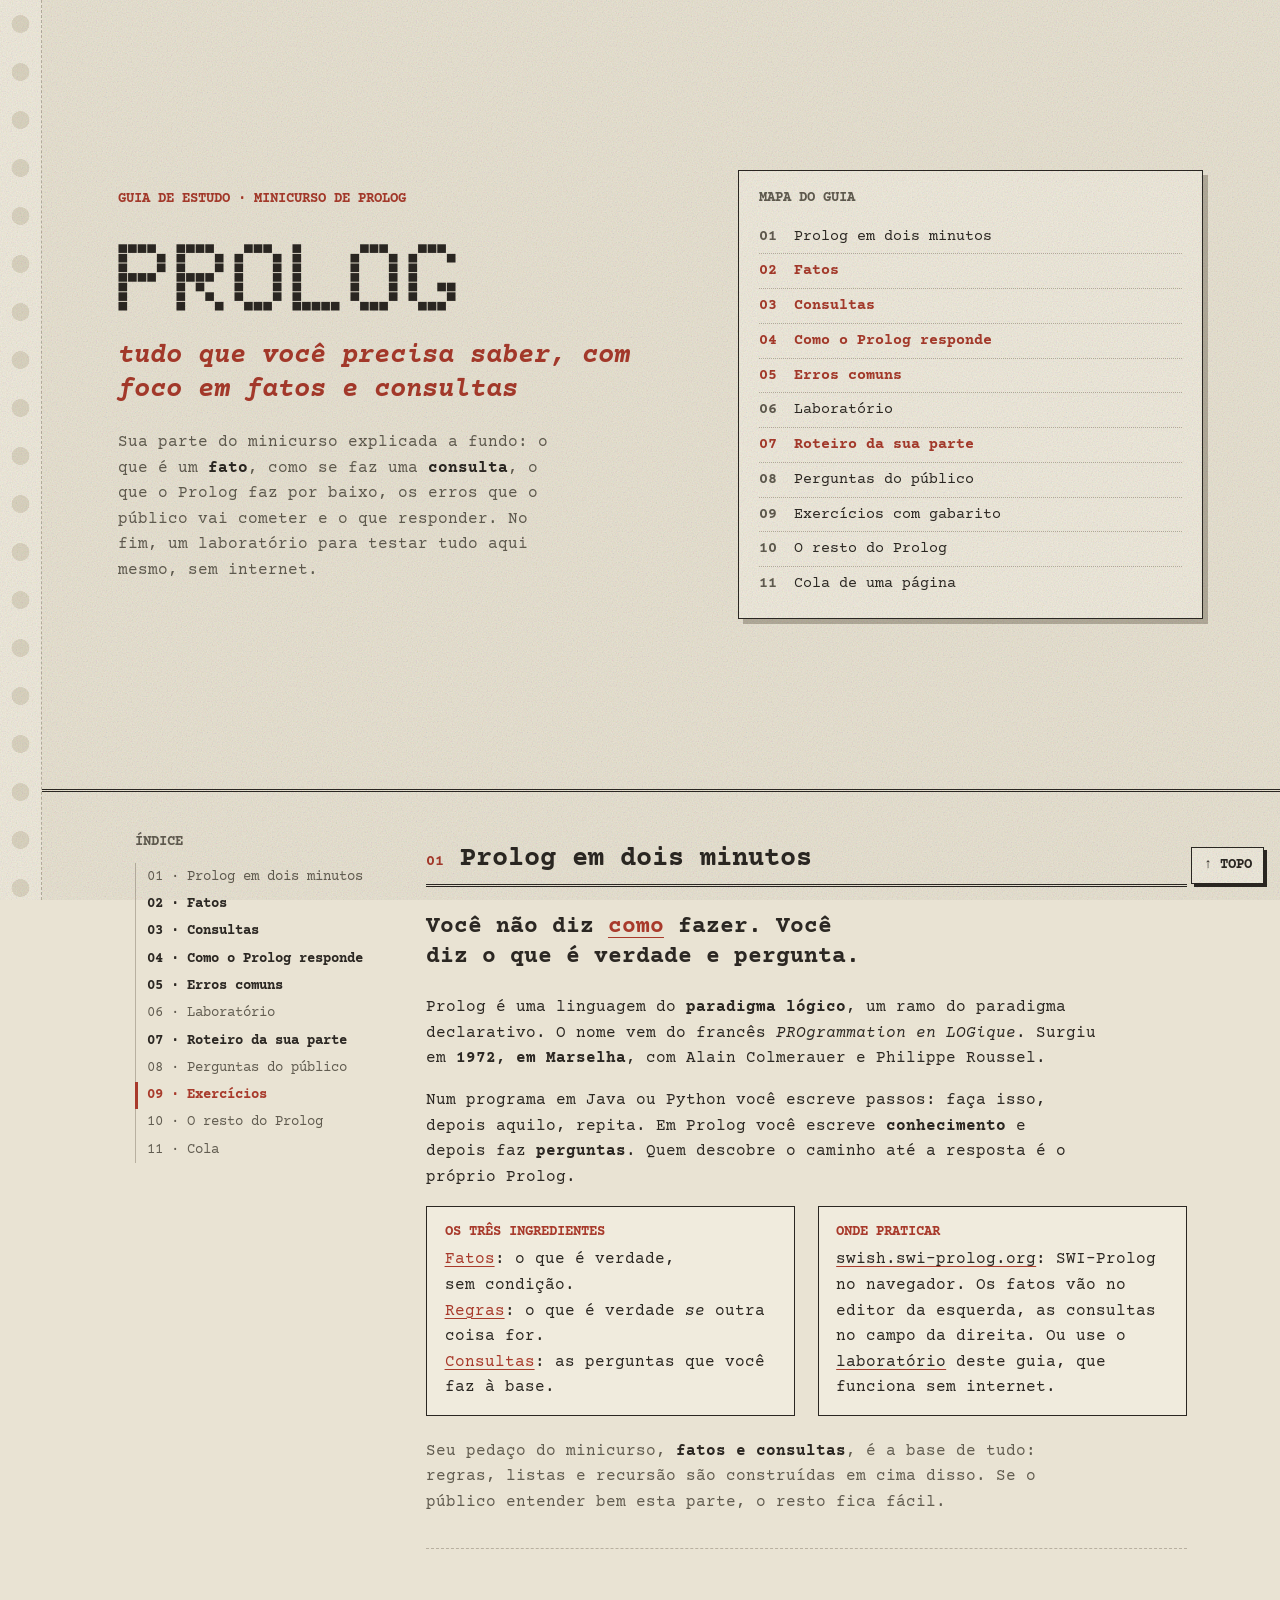
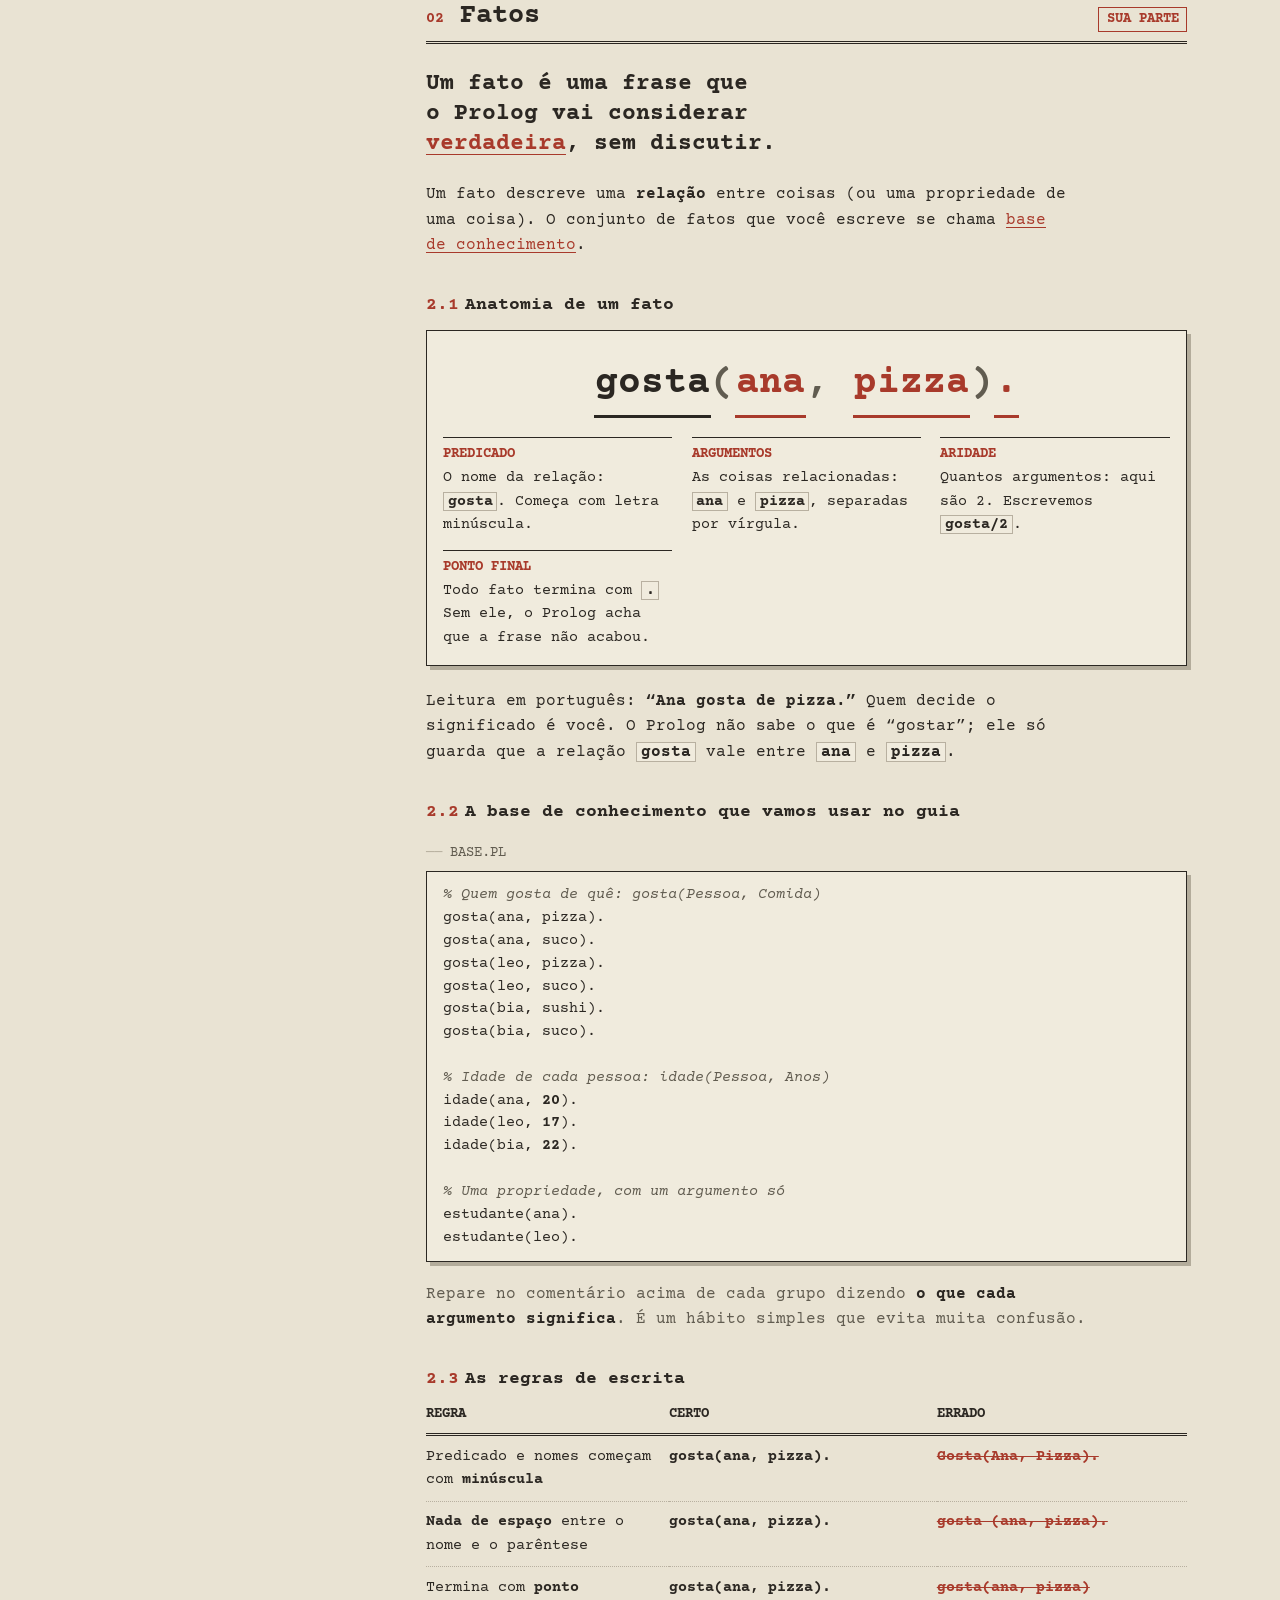
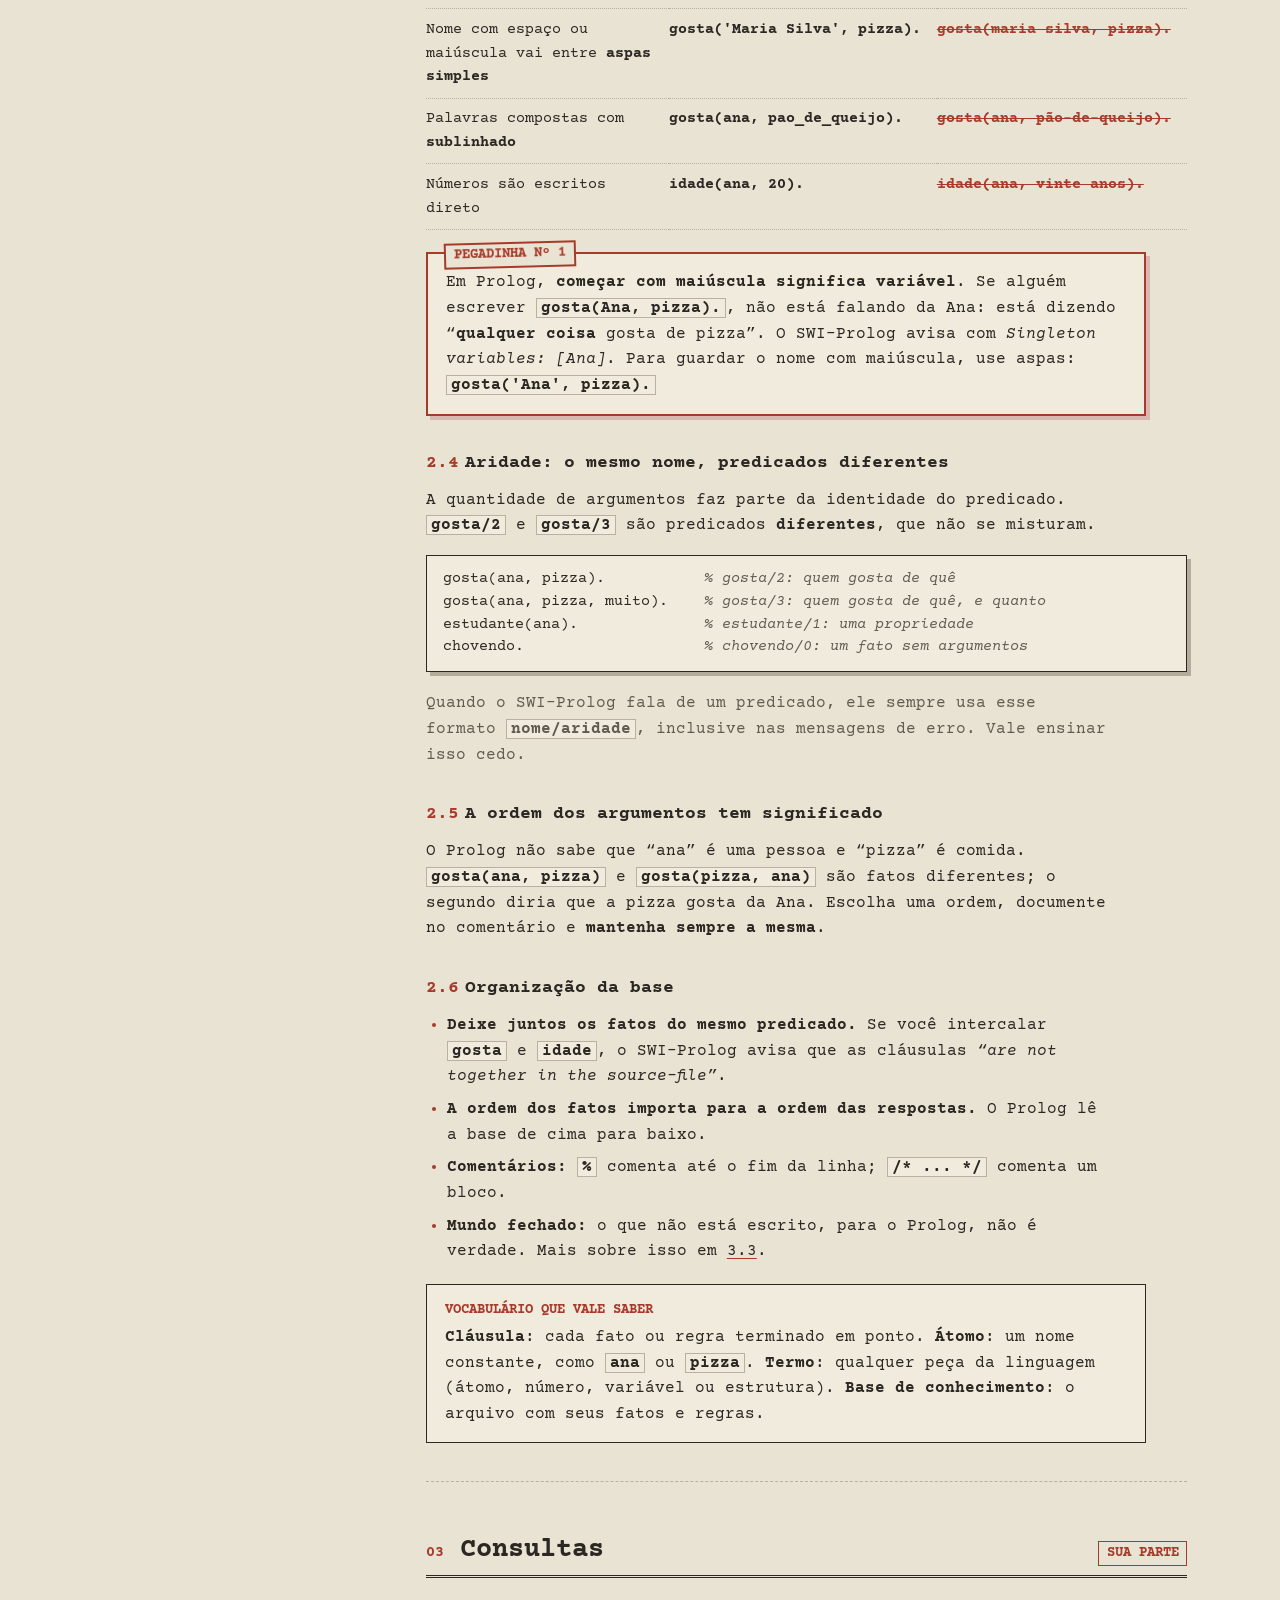
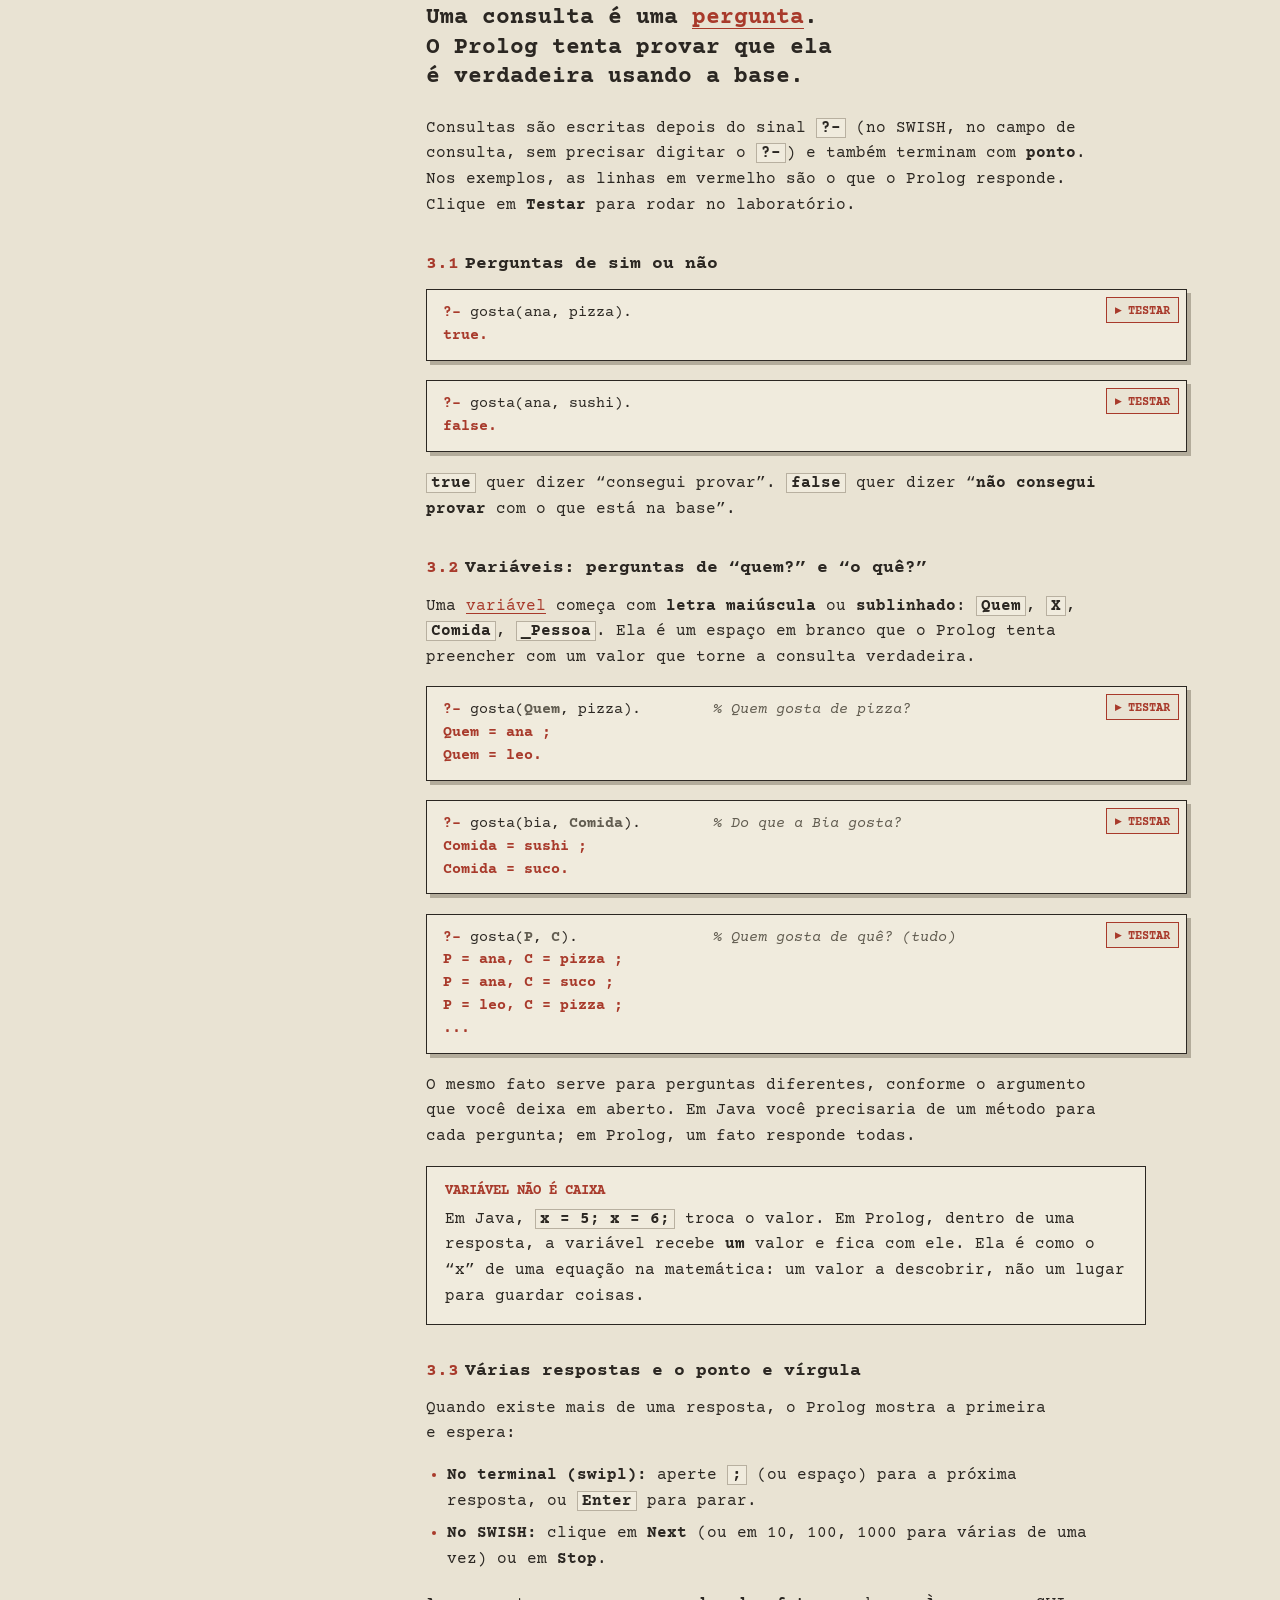
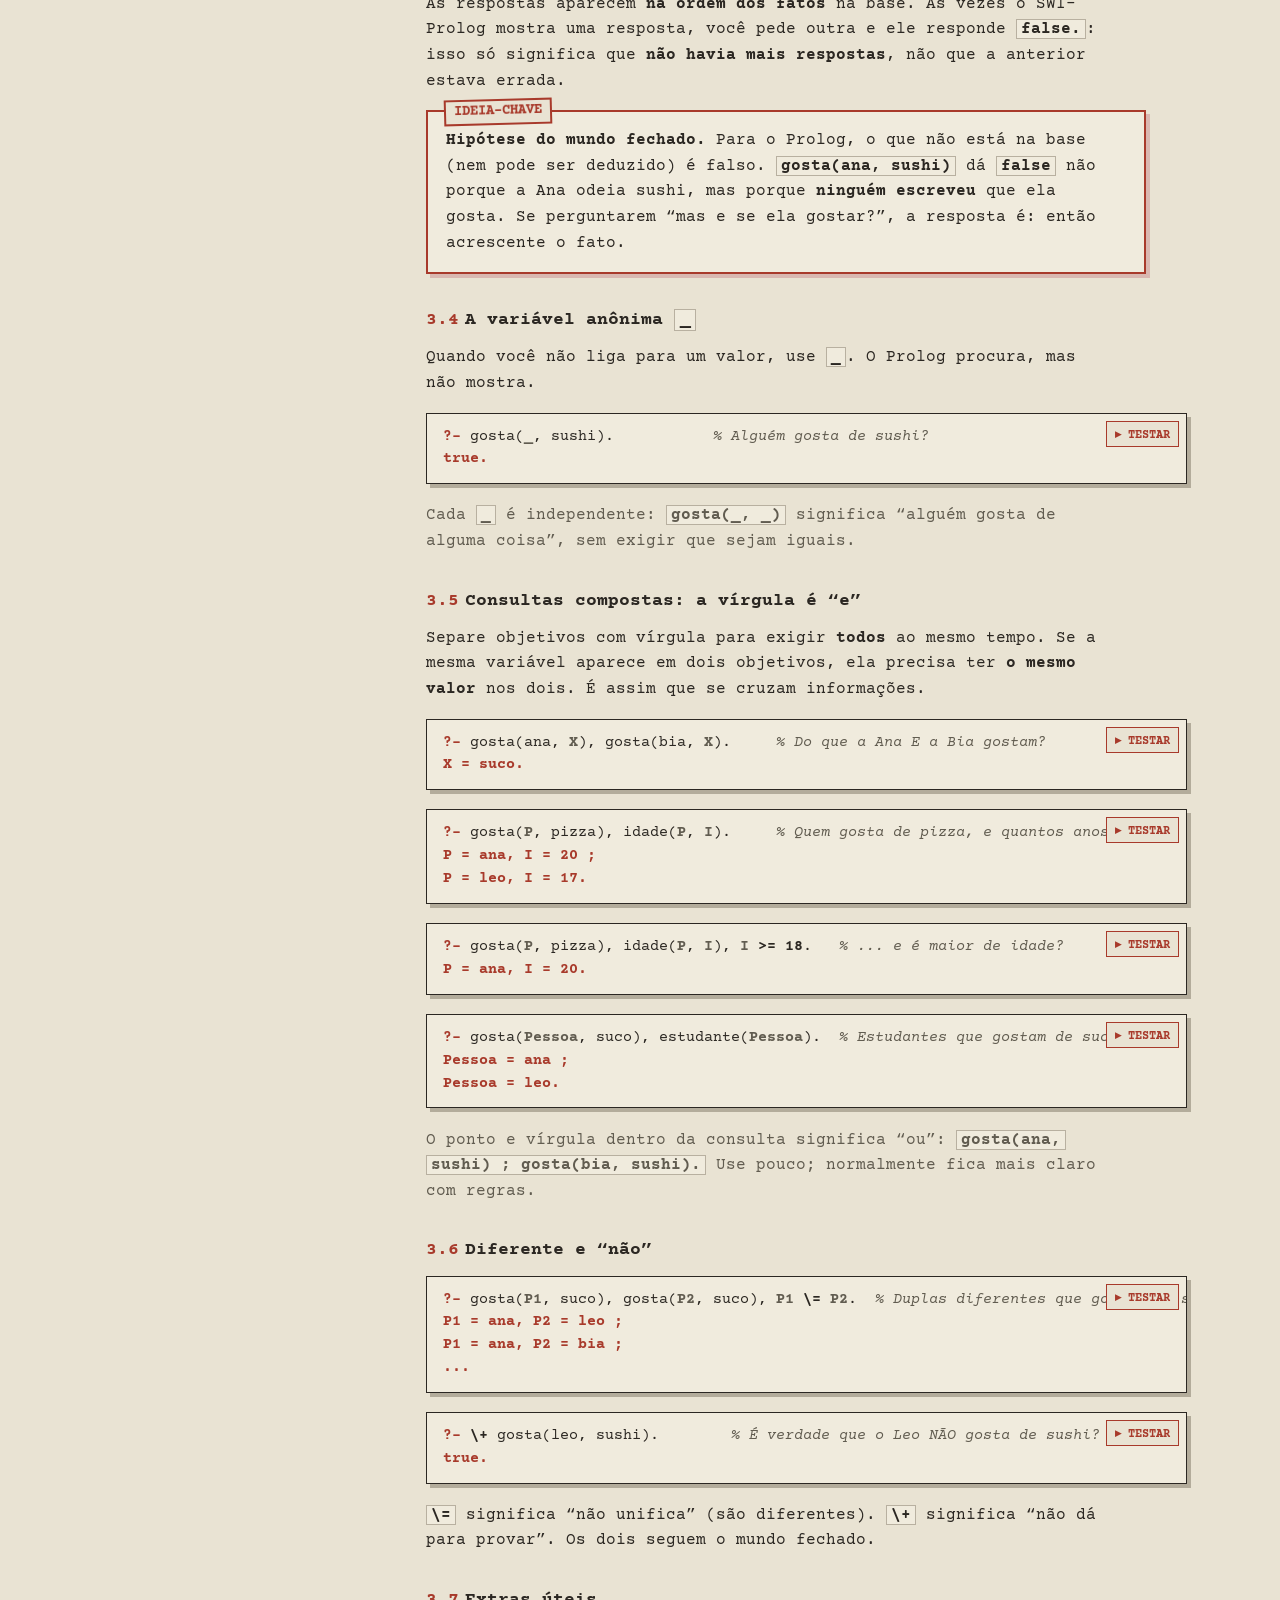
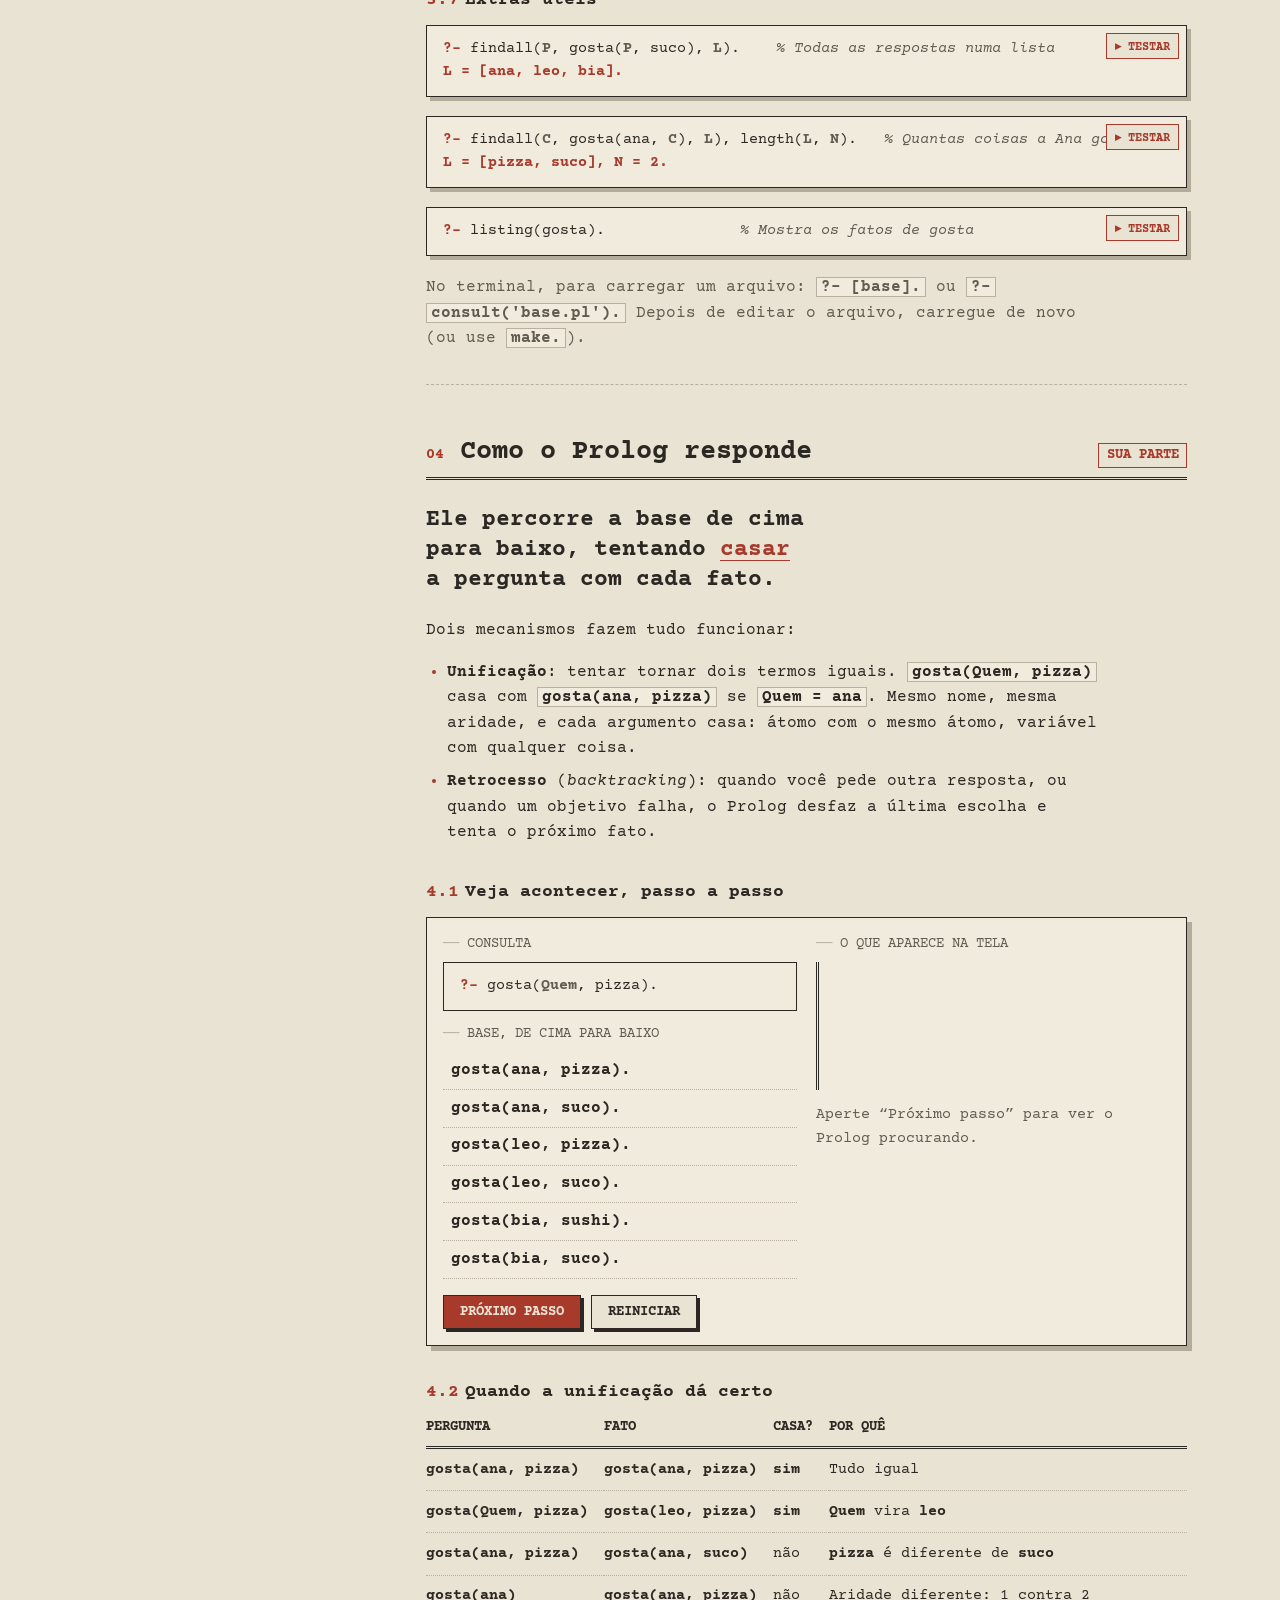
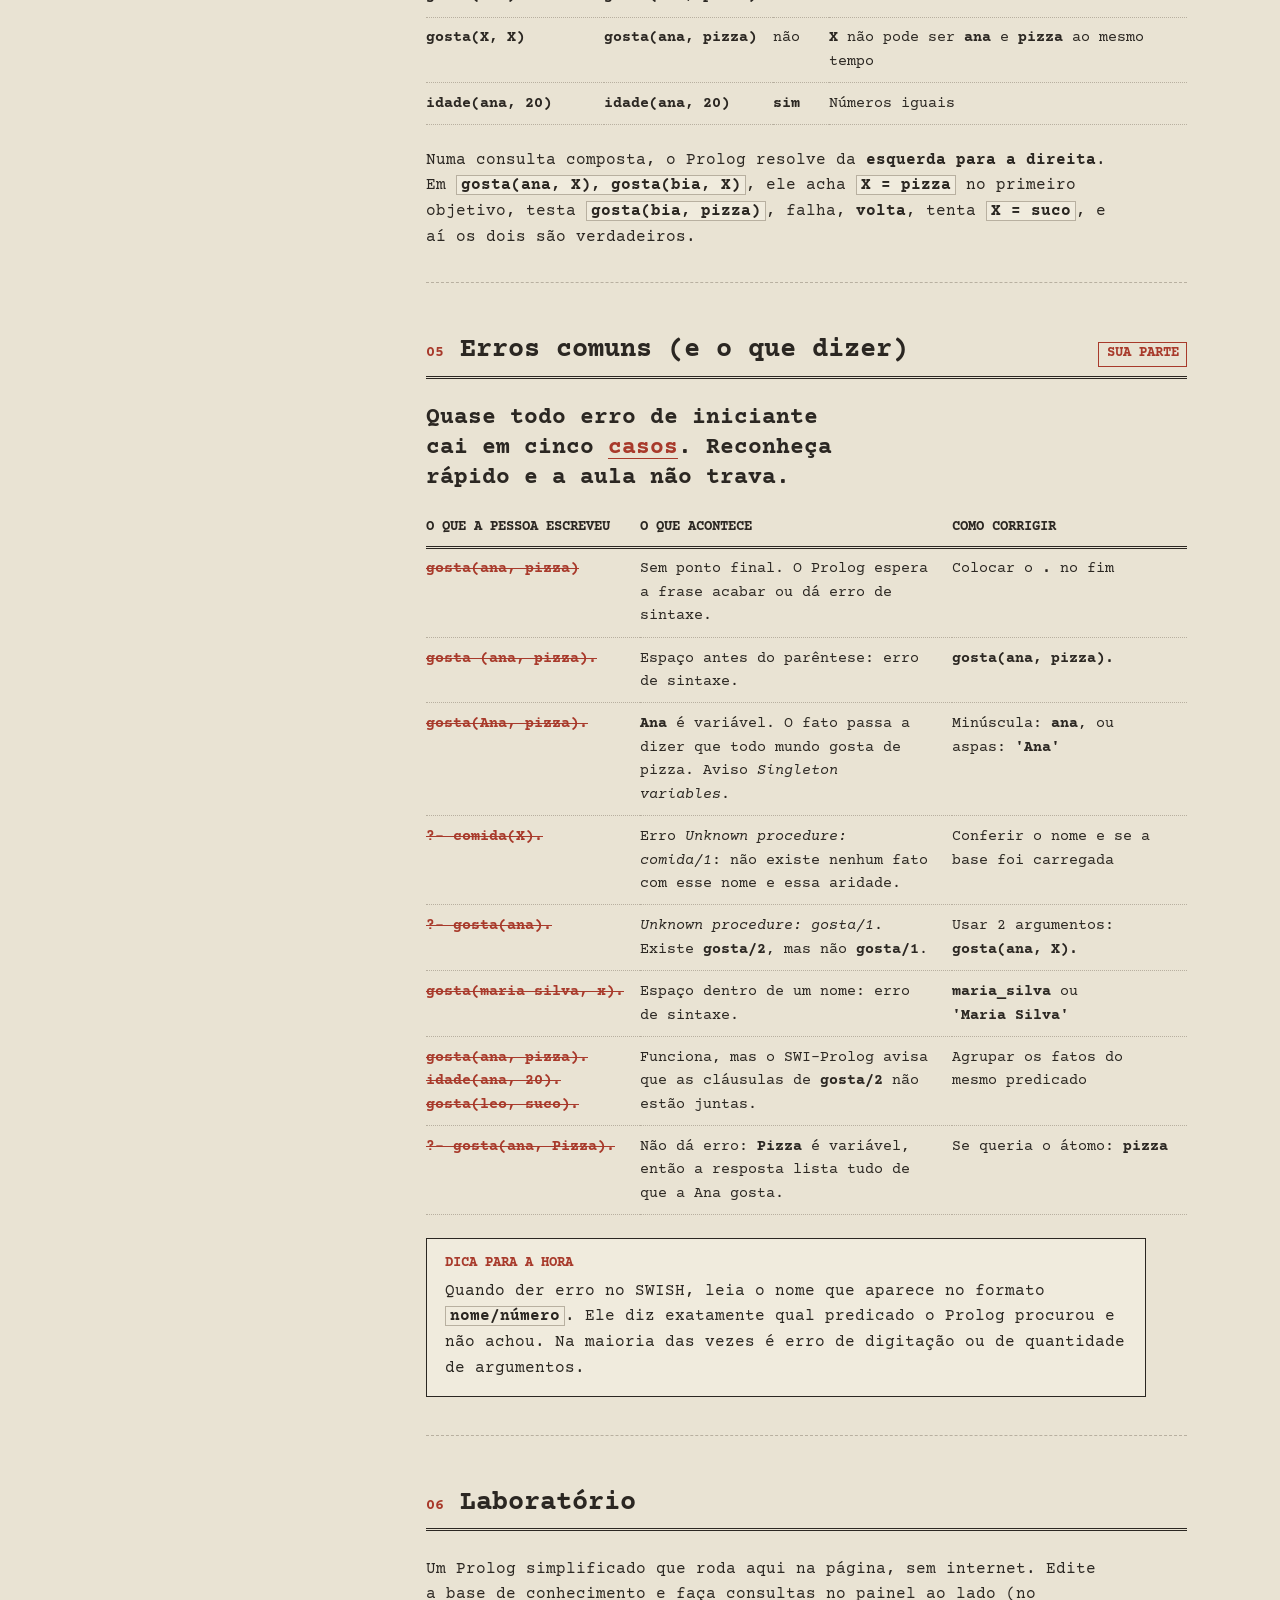
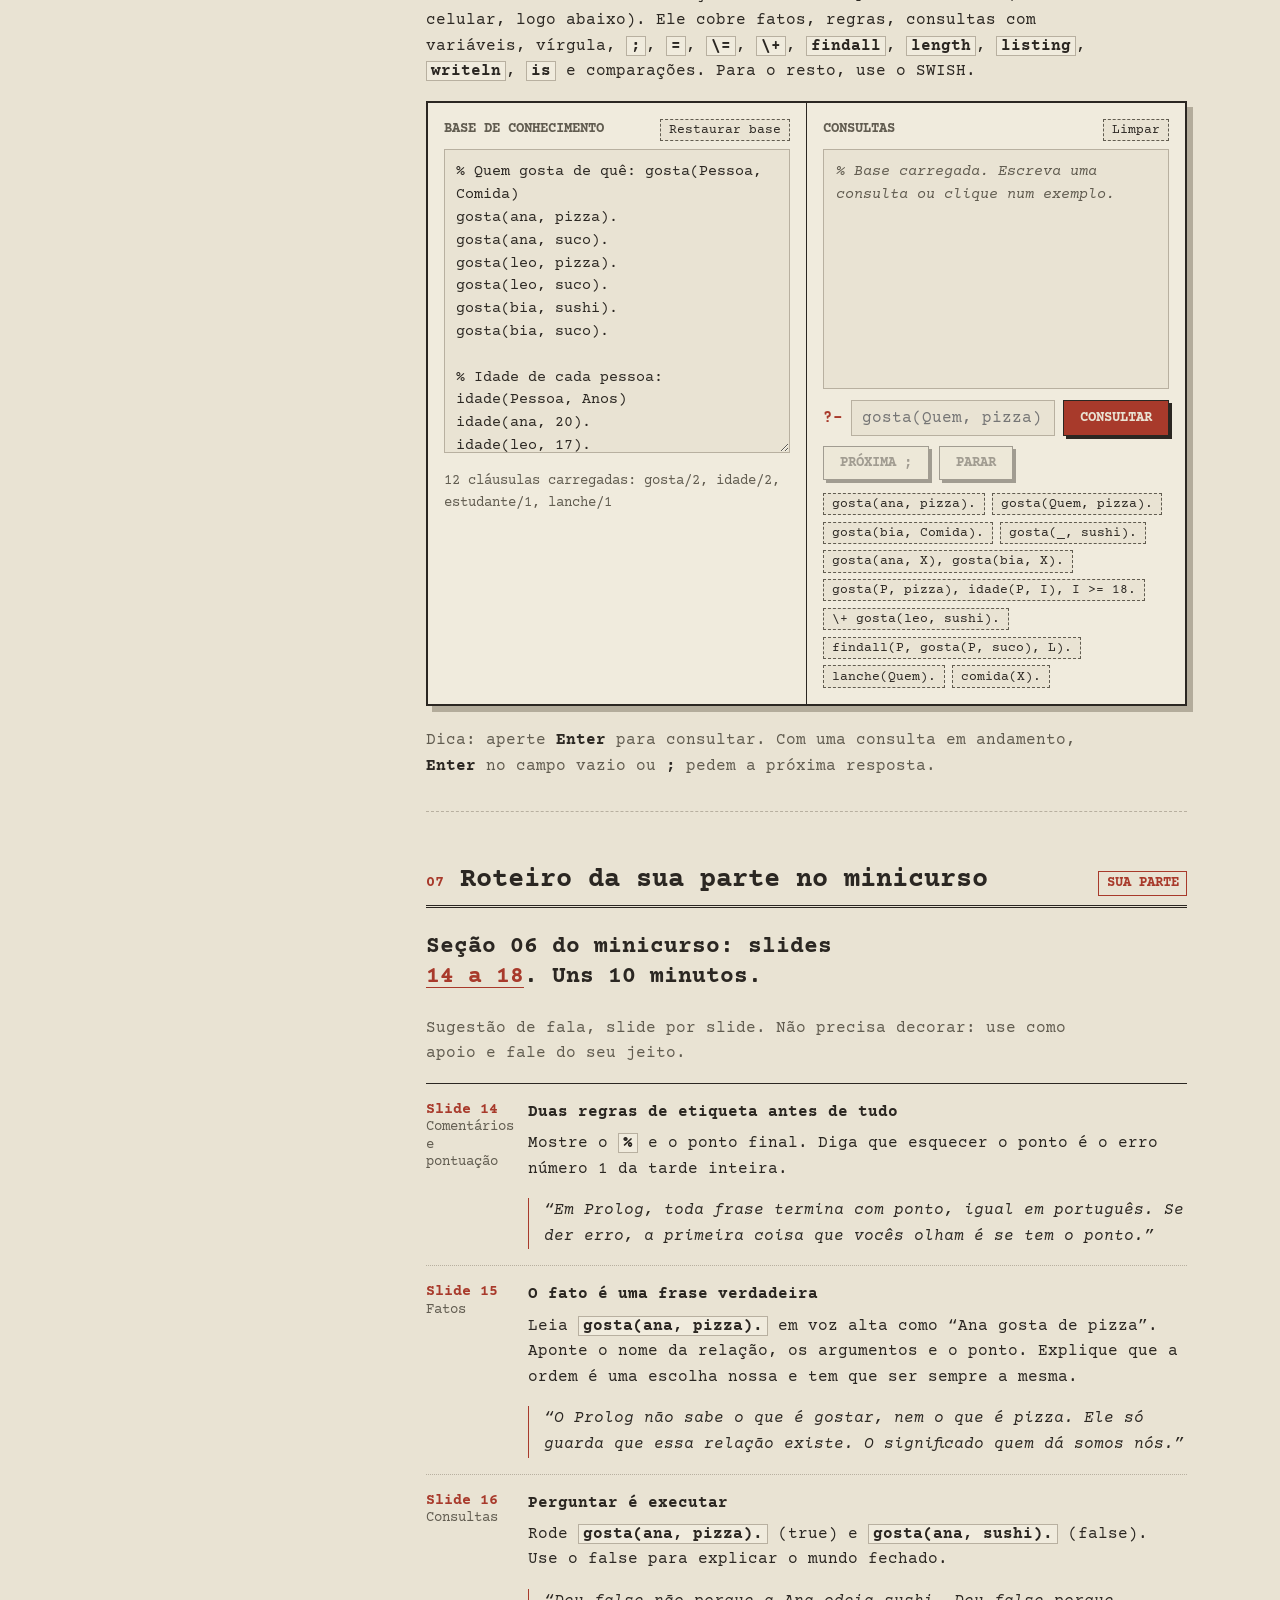
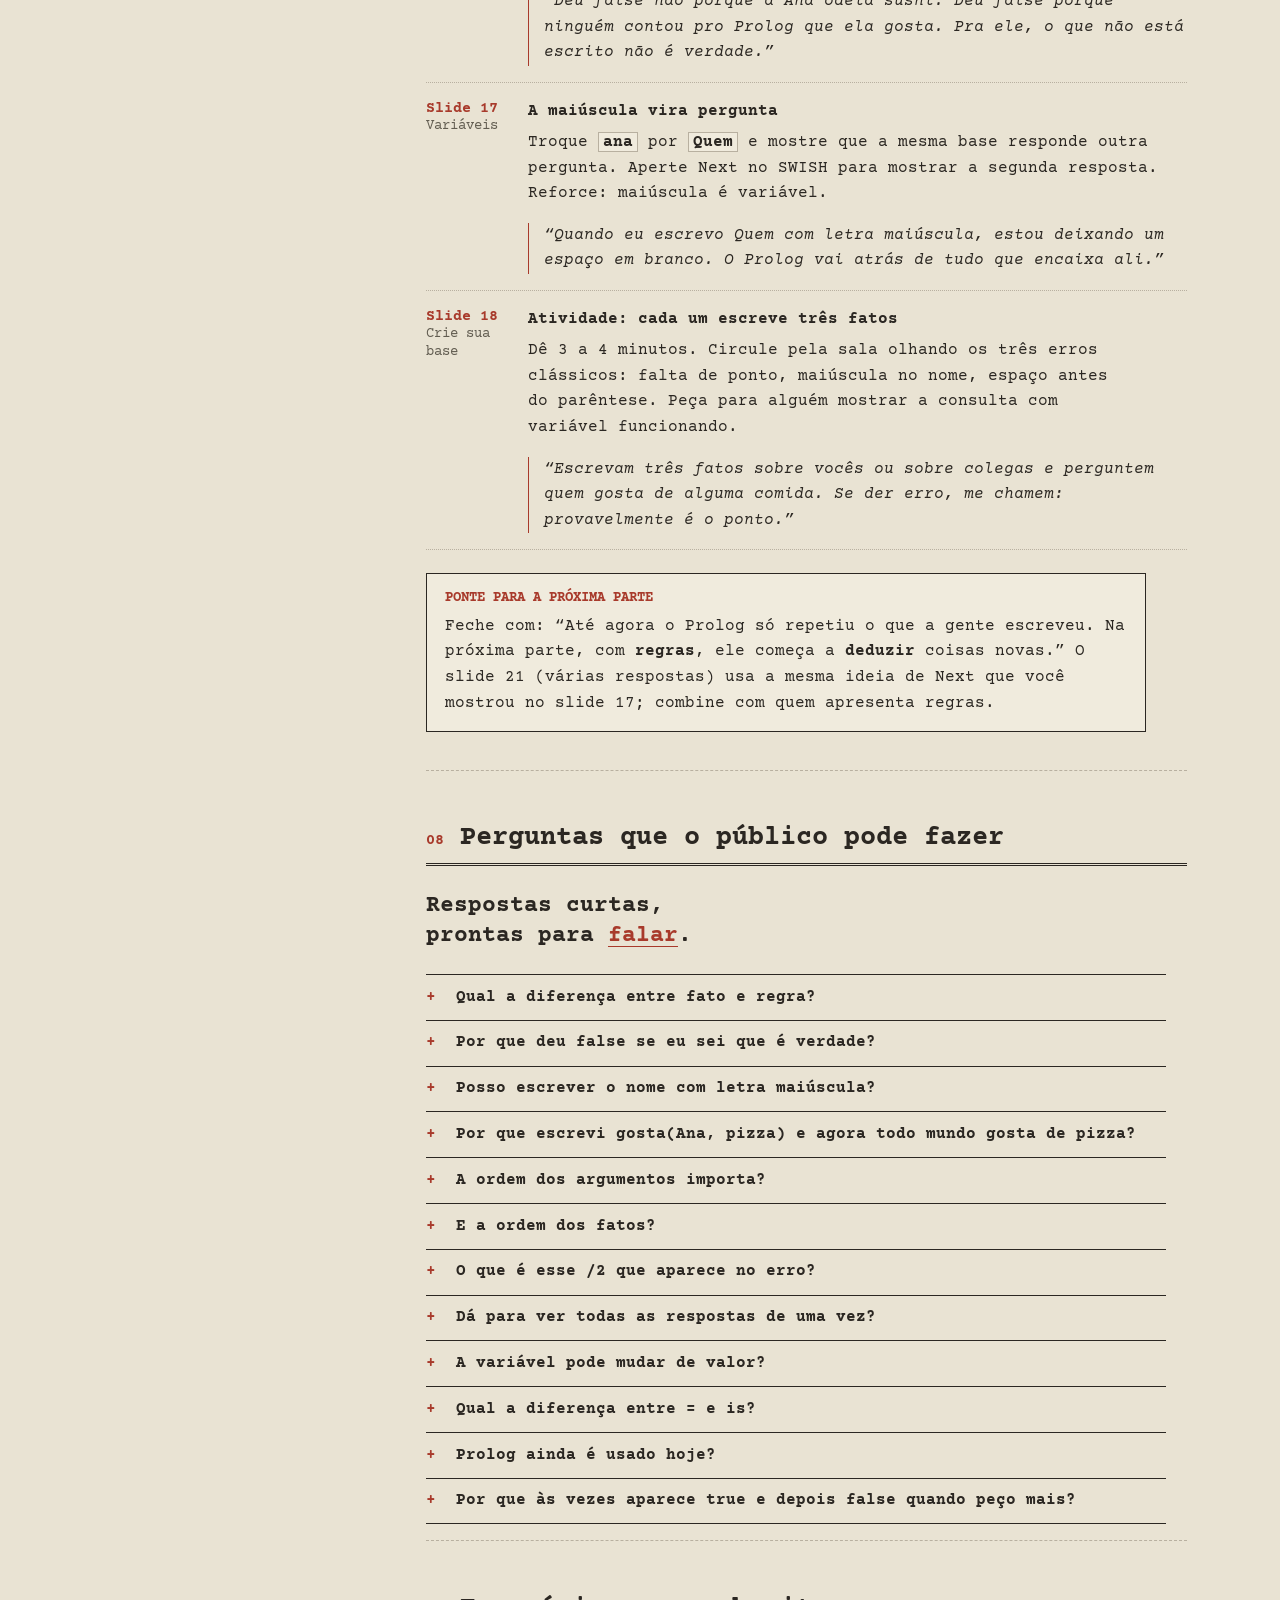
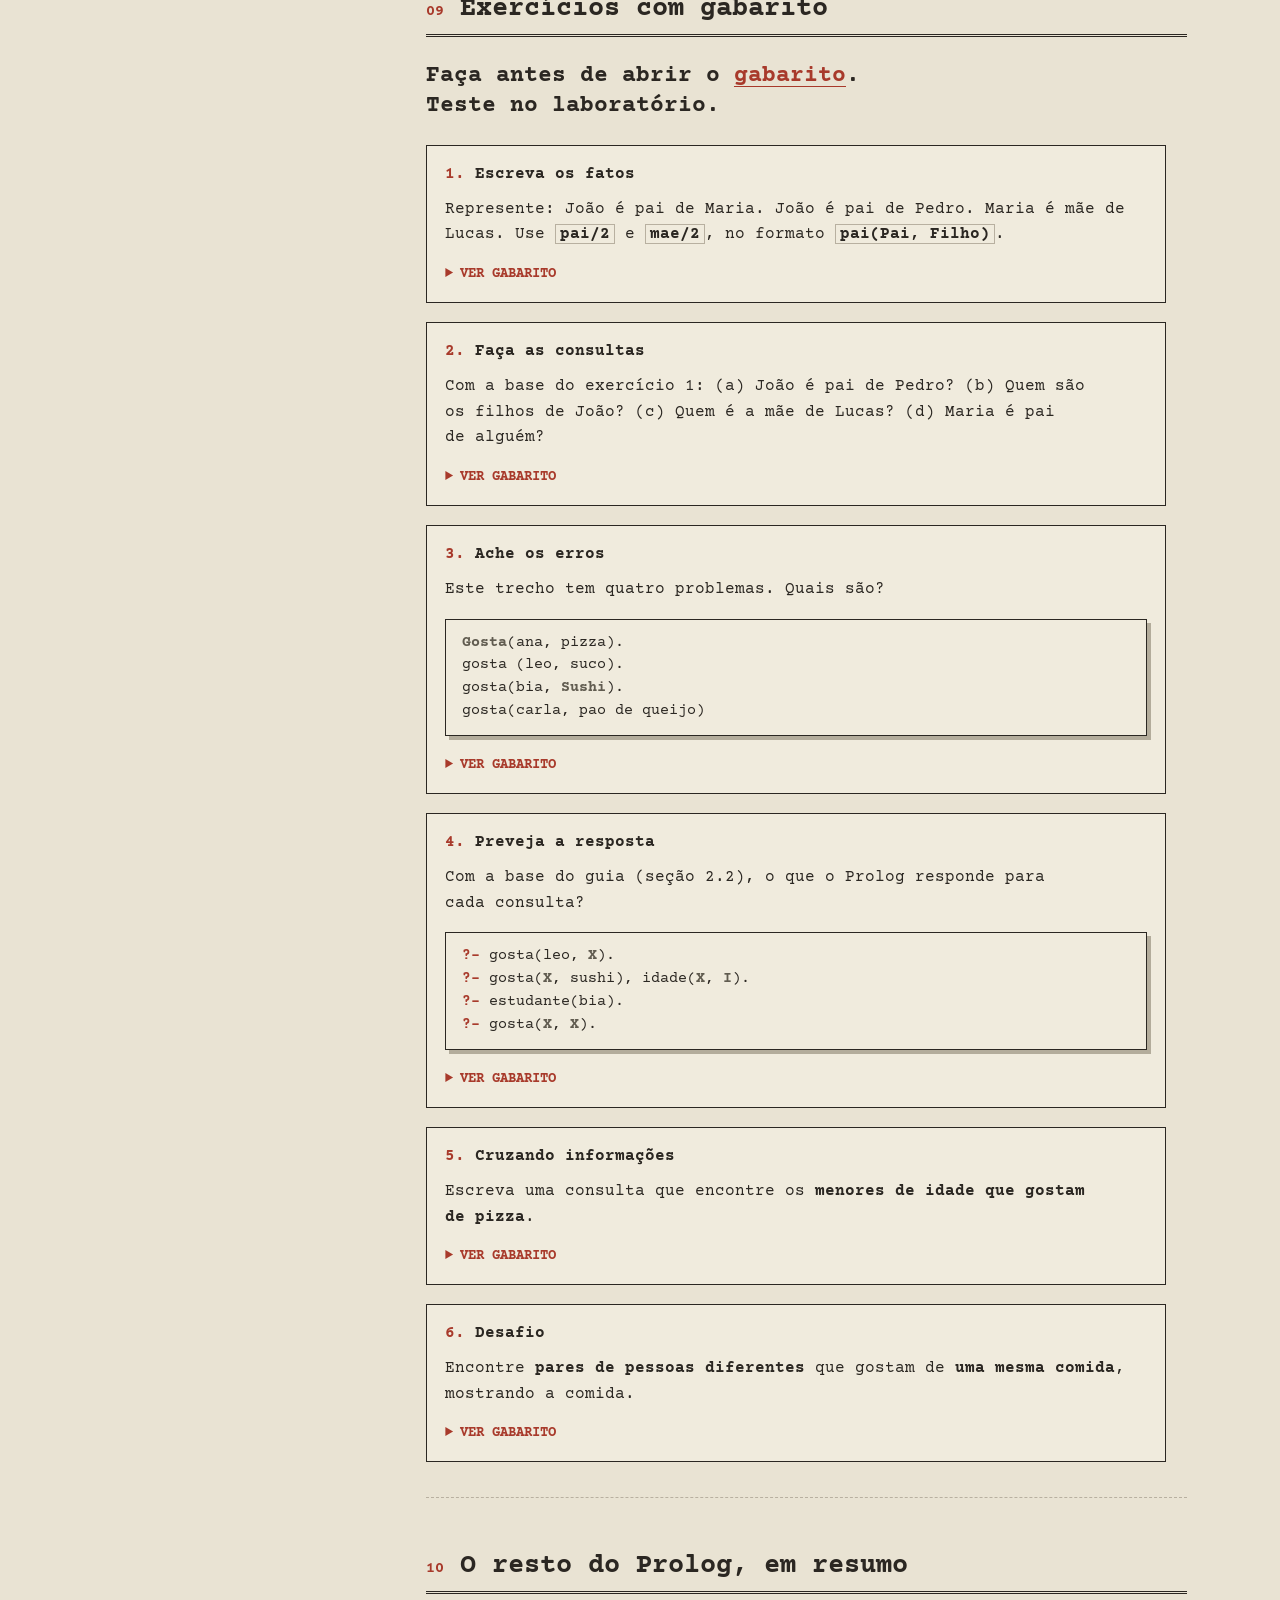
<file: guia/index.html>
<!DOCTYPE html>
<html lang="pt-BR">
<head>
<meta charset="UTF-8">
<meta name="viewport" content="width=device-width, initial-scale=1">
<title>Prolog · Guia de estudo: fatos e consultas</title>
<meta name="description" content="Tudo que você precisa saber sobre Prolog, com foco em fatos e consultas: teoria, erros comuns, roteiro de apresentação, perguntas do público, exercícios e um laboratório interativo.">
<style>
@font-face{font-family:'Doto';font-style:normal;font-weight:900;font-display:block;src:url([data-uri]) format('woff2')}
@font-face{font-family:'Courier Prime';font-style:normal;font-weight:400;font-display:block;src:url([data-uri]) format('woff2')}
@font-face{font-family:'Courier Prime';font-style:italic;font-weight:400;font-display:block;src:url([data-uri]) format('woff2')}
@font-face{font-family:'Courier Prime';font-style:normal;font-weight:700;font-display:block;src:url([data-uri]) format('woff2')}
@font-face{font-family:'Courier Prime';font-style:italic;font-weight:700;font-display:block;src:url([data-uri]) format('woff2')}

:root{
  --papel:#E9E3D3;--papel-alto:#F0EBDD;--papel-fundo:#DCD5C2;
  --tinta:#2B2722;--carbono:#615C50;--carbono-fraco:#B3AC9B;--regra:#B8B0A0;
  --fita:#A83A2B;--fita-escura:#8C3024;--fita-fraca:#D9B8B1;
  --mono:'Courier Prime','Courier New',Courier,ui-monospace,monospace;
  --display:'Doto','Courier Prime',monospace;
  --t-corpo:clamp(1rem,1.15vw,1.1rem);--t-peq:clamp(.92rem,1vw,1rem);--t-micro:.85rem;
  --margem-furos:2.6rem;
}
*,*::before,*::after{box-sizing:border-box}
html{scroll-behavior:smooth;scroll-padding-top:1.5rem}
body{margin:0;background:var(--papel);color:var(--tinta);font-family:var(--mono);font-size:var(--t-corpo);line-height:1.6;-webkit-font-smoothing:antialiased}
::selection{background:var(--fita);color:var(--papel)}
:focus-visible{outline:2px solid var(--fita);outline-offset:3px}
body::before{content:"";position:fixed;left:0;top:0;bottom:0;width:var(--margem-furos);background-color:var(--papel-alto);
  background-image:radial-gradient(circle at 50% .25in,var(--papel-fundo) 0 .09in,transparent .095in);background-size:100% .5in;border-right:1px dashed var(--regra);z-index:1}
body::after{content:"";position:fixed;inset:0;pointer-events:none;z-index:50;opacity:.28;mix-blend-mode:multiply;
  background-image:url("data:image/svg+xml,%3Csvg xmlns='http://www.w3.org/2000/svg'%3E%3Cfilter id='g'%3E%3CfeTurbulence type='fractalNoise' baseFrequency='0.8' numOctaves='4' stitchTiles='stitch'/%3E%3C/filter%3E%3Crect width='100%25' height='100%25' filter='url(%23g)'/%3E%3C/svg%3E")}
@media (max-width:760px){:root{--margem-furos:0rem}body::before{display:none}}

.pagina{padding-left:var(--margem-furos)}
a{color:var(--tinta);text-decoration-color:var(--fita);text-underline-offset:.18em}
a:hover{color:var(--fita)}
p{margin:0 0 1rem;max-width:68ch;text-wrap:pretty}
strong{font-weight:700}
em{font-style:italic}
.suave{color:var(--carbono)}
.suave strong{color:var(--tinta)}
.termo{color:var(--fita);text-decoration:underline;text-decoration-thickness:1px;text-underline-offset:.18em}
code.in{font-family:var(--mono);font-weight:700;background:var(--papel-alto);border:1px solid var(--regra);padding:0 .25em;overflow-wrap:anywhere;box-decoration-break:clone;-webkit-box-decoration-break:clone}

/* ---------- capa ---------- */
.capa{min-height:88vh;display:grid;align-content:center;padding:clamp(3rem,8vh,6rem) clamp(1.25rem,6vw,6rem);border-bottom:3px double var(--tinta)}
.capa__in{width:min(1100px,100%);margin-inline:auto;display:grid;grid-template-columns:minmax(0,1.1fr) minmax(0,.9fr);gap:clamp(1.5rem,4vw,4rem);align-items:center}
@media (max-width:860px){.capa__in{grid-template-columns:minmax(0,1fr)}}
.etiqueta{font-size:var(--t-micro);text-transform:uppercase;color:var(--fita);font-weight:700;margin:0 0 1.5rem}
.capa h1{font-family:var(--display);font-weight:900;font-size:clamp(3.4rem,10vw,6rem);line-height:.9;letter-spacing:0;margin:0 0 1.4rem;text-transform:uppercase}
.capa h1 em{display:block;font-family:var(--mono);font-style:italic;font-weight:700;text-transform:none;font-size:clamp(1.2rem,2.1vw,1.7rem);line-height:1.25;margin-top:.7em;color:var(--fita)}
.capa__linha{color:var(--carbono);max-width:44ch}
.capa__linha strong{color:var(--tinta)}
.capa__mapa{border:1px solid var(--tinta);background:var(--papel-alto);box-shadow:5px 5px 0 var(--carbono-fraco);padding:1.1rem 1.25rem}
.capa__mapa h2{font-size:var(--t-micro);text-transform:uppercase;color:var(--carbono);margin:0 0 .6rem;font-weight:700}
.capa__mapa ol{margin:0;padding:0;list-style:none;counter-reset:m}
.capa__mapa li{counter-increment:m;display:grid;grid-template-columns:2.2rem 1fr;padding:.32rem 0;border-bottom:1px dotted var(--regra);font-size:var(--t-peq)}
.capa__mapa li:last-child{border-bottom:0}
.capa__mapa li::before{content:counter(m,decimal-leading-zero);font-weight:700;color:var(--carbono)}
.capa__mapa li.foco::before,.capa__mapa li.foco a{color:var(--fita);font-weight:700}
.capa__mapa a{text-decoration:none}
.capa__mapa a:hover{text-decoration:underline}

/* ---------- corpo com índice ---------- */
.corpo{width:min(1180px,100%);margin-inline:auto;display:grid;grid-template-columns:15rem minmax(0,1fr);gap:clamp(1.5rem,4vw,4rem);padding:0 clamp(1.25rem,5vw,4rem)}
.indice{position:sticky;top:0;align-self:start;max-height:100vh;overflow:auto;padding:2.5rem 0 2rem}
.indice h2{font-size:var(--t-micro);text-transform:uppercase;color:var(--carbono);margin:0 0 .6rem}
.indice ol{list-style:none;margin:0;padding:0}
.indice a{display:block;padding:.28rem 0 .28rem .7rem;border-left:1px solid var(--regra);text-decoration:none;font-size:var(--t-micro);line-height:1.35;color:var(--carbono)}
.indice a:hover{color:var(--tinta)}
.indice a.ativo{color:var(--fita);border-left:3px solid var(--fita);padding-left:calc(.7rem - 2px);font-weight:700}
.indice .foco>a{color:var(--tinta);font-weight:700}
.indice .foco>a.ativo{color:var(--fita)}
@media (max-width:960px){.corpo{grid-template-columns:minmax(0,1fr)}.indice{display:none}}

main{min-width:0;padding-bottom:6rem}
section{padding:3.2rem 0 1rem;border-bottom:1px dashed var(--regra)}
section:last-child{border-bottom:0}
.topo{display:flex;align-items:baseline;gap:1rem;flex-wrap:wrap;padding-bottom:.55rem;border-bottom:3px double var(--tinta);margin-bottom:1.6rem}
.topo__n{font-weight:700;color:var(--fita);text-transform:uppercase;font-size:var(--t-peq)}
.topo h2{margin:0;font-size:clamp(1.25rem,2.1vw,1.7rem);line-height:1.2;flex:1 1 16rem;text-wrap:balance}
.topo__tag{font-size:var(--t-micro);text-transform:uppercase;color:var(--fita);border:1px solid var(--fita);padding:.05rem .45rem;font-weight:700}
h3{font-size:clamp(1.05rem,1.4vw,1.2rem);margin:2.2rem 0 .8rem;line-height:1.3}
h3 .n{color:var(--fita);margin-right:.4rem}
.frase{font-weight:700;font-size:clamp(1.15rem,1.8vw,1.45rem);line-height:1.3;max-width:34ch;margin:0 0 1.4rem;text-wrap:balance}
.frase em{font-style:normal;color:var(--fita);text-decoration:underline;text-decoration-thickness:1px;text-underline-offset:.2em}
ul.lista,ol.lista{margin:0 0 1.2rem;padding-left:1.3rem;max-width:68ch}
ul.lista li,ol.lista li{margin-bottom:.45rem}
ul.lista li::marker{color:var(--fita)}
ol.lista li::marker{color:var(--fita);font-weight:700}

/* ---------- código ---------- */
.rotulo{display:block;font-size:var(--t-micro);text-transform:uppercase;color:var(--carbono);margin:1.2rem 0 .4rem}
.rotulo::before{content:"── ";color:var(--carbono-fraco)}
pre.codigo{font-family:var(--mono);font-size:clamp(.92rem,1.05vw,1.02rem);line-height:1.55;background:var(--papel-alto);border:1px solid var(--tinta);
  box-shadow:4px 4px 0 var(--carbono-fraco);padding:.75rem 1rem;margin:0 0 1.2rem;overflow-x:auto;white-space:pre;tab-size:4;color:var(--tinta)}
pre.codigo code{font:inherit;color:inherit}
.k-var{color:var(--carbono);font-weight:700}
.k-log{color:var(--fita);font-weight:700}
.k-prova{color:var(--fita);font-weight:700}
.k-erro{color:var(--fita);font-style:italic}
.k-com{color:var(--carbono);font-style:italic}
.k-str{text-decoration:underline;text-decoration-color:var(--fita-fraca);text-underline-offset:.18em}
.k-op{font-weight:700}
.ex{position:relative}
.ex pre.codigo{padding-right:7.5rem}
.testar{position:absolute;top:.5rem;right:.5rem;font-family:var(--mono);font-size:.78rem;font-weight:700;text-transform:uppercase;background:var(--papel);color:var(--fita);border:1px solid var(--fita);padding:.25rem .5rem;cursor:pointer}
.testar:hover{background:var(--fita);color:var(--papel)}
@media (max-width:560px){.ex pre.codigo{padding-right:1rem;padding-bottom:2.6rem}.testar{top:auto;bottom:.55rem}}

/* ---------- anatomia de um fato ---------- */
.anatomia{border:1px solid var(--tinta);background:var(--papel-alto);box-shadow:4px 4px 0 var(--carbono-fraco);padding:1.4rem 1rem 1rem;margin:0 0 1.4rem;overflow-x:auto}
.anatomia__linha{display:flex;justify-content:center;font-size:clamp(1.4rem,4vw,2.4rem);font-weight:700;white-space:nowrap}
.anatomia__linha span{position:relative;padding:0 .02em}
.anatomia__linha .a-pred{color:var(--tinta);border-bottom:3px solid var(--tinta)}
.anatomia__linha .a-arg{color:var(--fita);border-bottom:3px solid var(--fita)}
.anatomia__linha .a-pont{color:var(--carbono)}
.anatomia__linha .a-fim{color:var(--fita);border-bottom:3px solid var(--fita)}
.anatomia__legenda{display:grid;grid-template-columns:repeat(auto-fit,minmax(11rem,1fr));gap:.8rem 1.2rem;margin-top:1.2rem;font-size:var(--t-peq)}
.anatomia__legenda b{display:block;font-size:var(--t-micro);text-transform:uppercase;color:var(--fita)}
.anatomia__legenda div{border-top:1px solid var(--tinta);padding-top:.4rem}

/* ---------- tabelas ---------- */
.rolagem{overflow-x:auto;margin:0 0 1.4rem}
table{width:100%;border-collapse:collapse;font-size:var(--t-peq);min-width:34rem}
th{text-align:left;font-size:var(--t-micro);text-transform:uppercase;padding:0 1rem .45rem 0;border-bottom:3px double var(--tinta)}
td{padding:.55rem 1rem .55rem 0;border-bottom:1px dotted var(--regra);vertical-align:top}
td code,th code{font-family:var(--mono);font-weight:700;white-space:nowrap}
td.ok{color:var(--tinta)}
td.ruim code{color:var(--fita);text-decoration:line-through;text-decoration-thickness:1px}

/* ---------- caixas ---------- */
.nota{border:1px solid var(--tinta);background:var(--papel-alto);padding:.9rem 1.1rem;margin:0 0 1.4rem;max-width:72ch}
.nota>b:first-child{display:block;font-size:var(--t-micro);text-transform:uppercase;color:var(--fita);margin-bottom:.25rem}
.nota p:last-child{margin-bottom:0}
.alerta{border:2px solid var(--fita);background:var(--papel-alto);box-shadow:4px 4px 0 var(--fita-fraca);padding:1rem 1.15rem;margin:0 0 1.4rem;max-width:72ch;position:relative}
.alerta .carimbo{position:absolute;top:-.8rem;left:1rem;background:var(--papel);color:var(--fita);border:2px solid var(--fita);padding:0 .5rem;font-size:var(--t-micro);font-weight:700;text-transform:uppercase;transform:rotate(-1.5deg)}
.alerta p:last-child{margin-bottom:0}
.duas{display:grid;grid-template-columns:repeat(2,minmax(0,1fr));gap:1.4rem}
@media (max-width:700px){.duas{grid-template-columns:minmax(0,1fr)}}

/* ---------- passo a passo do retrocesso ---------- */
.passos{border:1px solid var(--tinta);background:var(--papel-alto);box-shadow:5px 5px 0 var(--carbono-fraco);padding:1rem;margin:0 0 1.4rem}
.passos__grade{display:grid;grid-template-columns:minmax(0,1fr) minmax(0,1fr);gap:1.2rem}
@media (max-width:700px){.passos__grade{grid-template-columns:minmax(0,1fr)}}
.passos__fatos{list-style:none;margin:0;padding:0;font-weight:700}
.passos__fatos li{padding:.35rem .5rem;border-bottom:1px dotted var(--regra);display:flex;justify-content:space-between;gap:.5rem;transition:background .2s}
.passos__fatos li .marca{font-size:var(--t-micro);text-transform:uppercase;white-space:nowrap}
.passos__fatos li.tentando{background:var(--papel);outline:2px solid var(--tinta)}
.passos__fatos li.sim{color:var(--fita)}
.passos__fatos li.nao{color:var(--carbono-fraco);text-decoration:line-through}
.passos__fatos li.nao .marca{text-decoration:none}
.passos__console{font-weight:700;min-height:8rem;border-left:3px double var(--tinta);padding-left:1rem;white-space:pre-wrap}
.passos__console .k-prova{display:block}
.passos__explica{font-size:var(--t-peq);color:var(--carbono);margin-top:.8rem;min-height:3.2em}
.painel{display:flex;flex-wrap:wrap;gap:.6rem;align-items:center;margin-top:1rem}

/* ---------- botões ---------- */
.botao{font-family:var(--mono);font-size:var(--t-micro);font-weight:700;text-transform:uppercase;color:var(--papel);background:var(--fita);border:1px solid var(--tinta);border-radius:0;
  padding:.5rem 1rem;cursor:pointer;box-shadow:3px 3px 0 var(--tinta);transition:transform .08s linear,box-shadow .08s linear}
.botao:hover{transform:translate(-1px,-1px);box-shadow:4px 4px 0 var(--tinta)}
.botao:active{transform:translate(3px,3px);box-shadow:0 0 0 var(--tinta)}
.botao:disabled{opacity:.4;cursor:default;transform:none;box-shadow:3px 3px 0 var(--tinta)}
.botao--vazio{background:var(--papel);color:var(--tinta)}

/* ---------- laboratório ---------- */
.lab{border:2px solid var(--tinta);background:var(--papel-alto);box-shadow:6px 6px 0 var(--carbono-fraco);margin:0 0 1.4rem}
.lab__grade{display:grid;grid-template-columns:minmax(0,1fr) minmax(0,1fr)}
@media (max-width:860px){.lab__grade{grid-template-columns:minmax(0,1fr)}}
.lab__col{padding:1rem;min-width:0}
.lab__col+.lab__col{border-left:1px solid var(--tinta)}
@media (max-width:860px){.lab__col+.lab__col{border-left:0;border-top:1px solid var(--tinta)}}
.lab__titulo{font-size:var(--t-micro);text-transform:uppercase;font-weight:700;color:var(--carbono);margin:0 0 .5rem;display:flex;justify-content:space-between;gap:.5rem;align-items:center}
.lab textarea{width:100%;min-height:19rem;font-family:var(--mono);font-size:.95rem;line-height:1.5;background:var(--papel);color:var(--tinta);border:1px solid var(--regra);padding:.7rem;resize:vertical;tab-size:4}
.lab textarea:focus,.lab input:focus{outline:2px solid var(--fita);outline-offset:0;border-color:var(--tinta)}
.lab__status{font-size:var(--t-micro);color:var(--carbono);margin-top:.5rem;min-height:1.4em;white-space:pre-wrap}
.lab__status.erro{color:var(--fita);font-weight:700}
.lab__console{height:15rem;overflow:auto;background:var(--papel);border:1px solid var(--regra);padding:.7rem;font-size:.95rem;line-height:1.5;white-space:pre-wrap;word-break:break-word}
.lab__console .q{font-weight:700}
.lab__console .q::before{content:"?- ";color:var(--fita)}
.lab__console .r{color:var(--fita);font-weight:700}
.lab__console .f{color:var(--carbono);font-weight:700}
.lab__console .e{color:var(--fita);font-style:italic}
.lab__console .s{color:var(--tinta)}
.lab__console .w{color:var(--carbono);font-style:italic}
.lab__entrada{display:flex;gap:.5rem;margin-top:.7rem;align-items:stretch}
.lab__entrada label{font-weight:700;color:var(--fita);align-self:center}
.lab input{flex:1;min-width:0;font-family:var(--mono);font-size:1rem;background:var(--papel);color:var(--tinta);border:1px solid var(--regra);padding:.5rem .6rem}
.chips{display:flex;flex-wrap:wrap;gap:.4rem;margin-top:.8rem}
.chip{font-family:var(--mono);font-size:.8rem;background:var(--papel);color:var(--tinta);border:1px dashed var(--carbono);padding:.2rem .5rem;cursor:pointer}
.chip:hover{border-style:solid;border-color:var(--fita);color:var(--fita)}

/* ---------- perguntas e exercícios ---------- */
details.qa{border-top:1px solid var(--tinta);padding:.6rem 0;max-width:74ch}
details.qa:last-of-type{border-bottom:1px solid var(--tinta)}
details.qa summary{cursor:pointer;font-weight:700;list-style:none;display:grid;grid-template-columns:1.6rem 1fr;gap:.3rem}
details.qa summary::-webkit-details-marker{display:none}
details.qa summary::before{content:"+";color:var(--fita);font-weight:700}
details.qa[open] summary::before{content:"−"}
details.qa .resp{padding:.6rem 0 .2rem 1.9rem}
details.qa .resp p:last-child{margin-bottom:0}
.exercicio{border:1px solid var(--tinta);background:var(--papel-alto);padding:1rem 1.15rem;margin:0 0 1.2rem;max-width:74ch}
.exercicio h4{margin:0 0 .6rem;font-size:var(--t-corpo)}
.exercicio h4 span{color:var(--fita)}
.exercicio details{margin-top:.6rem}
.exercicio summary{cursor:pointer;font-size:var(--t-micro);text-transform:uppercase;font-weight:700;color:var(--fita)}
.exercicio pre.codigo{margin-top:.6rem}

/* ---------- roteiro ---------- */
.roteiro{list-style:none;margin:0 0 1.4rem;padding:0;max-width:78ch}
.roteiro>li{display:grid;grid-template-columns:5.4rem minmax(0,1fr);gap:1rem;padding:1rem 0;border-bottom:1px dotted var(--regra)}
.roteiro>li:first-child{border-top:1px solid var(--tinta)}
.roteiro__slide{font-weight:700;color:var(--fita);font-size:var(--t-peq);line-height:1.3}
.roteiro__slide small{display:block;color:var(--carbono);font-weight:400;font-size:var(--t-micro)}
.roteiro h4{margin:0 0 .35rem;font-size:var(--t-corpo)}
.roteiro .fala{margin:.4rem 0 0;padding-left:.9rem;border-left:1px solid var(--fita);font-style:italic;color:var(--tinta)}
@media (max-width:560px){.roteiro>li{grid-template-columns:minmax(0,1fr);gap:.3rem}}

/* ---------- cola ---------- */
.cola{display:grid;grid-template-columns:repeat(auto-fit,minmax(16rem,1fr));gap:0 2rem}
.cola dl{margin:0}
.cola dt{font-weight:700;padding-top:.55rem;border-top:1px dotted var(--regra)}
.cola dt code{font-family:var(--mono)}
.cola dd{margin:0 0 .55rem;color:var(--carbono);font-size:var(--t-peq)}

.rodape{padding:2rem 0 0;color:var(--carbono);font-size:var(--t-micro)}
.topo-link{position:fixed;right:1rem;bottom:1rem;z-index:40;font-family:var(--mono);font-size:var(--t-micro);font-weight:700;text-transform:uppercase;background:var(--papel-alto);border:1px solid var(--tinta);box-shadow:3px 3px 0 var(--tinta);padding:.4rem .7rem;text-decoration:none;color:var(--tinta)}
.topo-link:hover{color:var(--fita)}

@media print{
  body::before,body::after,.indice,.topo-link,.testar,.painel,.lab{display:none}
  .pagina{padding-left:0}.corpo{display:block}section{break-inside:avoid-page}
  details.qa,details{display:block}details>*{display:block}
}
@media (prefers-reduced-motion:reduce){html{scroll-behavior:auto}}
</style>
</head>
<body>
<div class="pagina">

<!-- =================== CAPA =================== -->
<header class="capa" id="inicio">
  <div class="capa__in">
    <div>
      <p class="etiqueta">Guia de estudo · Minicurso de Prolog</p>
      <h1>Prolog<em>tudo que você precisa saber, com foco em fatos e consultas</em></h1>
      <p class="capa__linha">Sua parte do minicurso explicada a fundo: o que é um <strong>fato</strong>, como se faz uma <strong>consulta</strong>, o que o Prolog faz por baixo, os erros que o público vai cometer e o que responder. No fim, um laboratório para testar tudo aqui mesmo, sem internet.</p>
    </div>
    <nav class="capa__mapa" aria-label="Mapa do guia">
      <h2>Mapa do guia</h2>
      <ol>
        <li><a href="#prolog">Prolog em dois minutos</a></li>
        <li class="foco"><a href="#fatos">Fatos</a></li>
        <li class="foco"><a href="#consultas">Consultas</a></li>
        <li class="foco"><a href="#motor">Como o Prolog responde</a></li>
        <li class="foco"><a href="#erros">Erros comuns</a></li>
        <li><a href="#lab">Laboratório</a></li>
        <li class="foco"><a href="#roteiro">Roteiro da sua parte</a></li>
        <li><a href="#perguntas">Perguntas do público</a></li>
        <li><a href="#exercicios">Exercícios com gabarito</a></li>
        <li><a href="#resto">O resto do Prolog</a></li>
        <li><a href="#cola">Cola de uma página</a></li>
      </ol>
    </nav>
  </div>
</header>

<div class="corpo">
<nav class="indice" aria-label="Índice">
  <h2>Índice</h2>
  <ol>
    <li><a href="#prolog">01 · Prolog em dois minutos</a></li>
    <li class="foco"><a href="#fatos">02 · Fatos</a></li>
    <li class="foco"><a href="#consultas">03 · Consultas</a></li>
    <li class="foco"><a href="#motor">04 · Como o Prolog responde</a></li>
    <li class="foco"><a href="#erros">05 · Erros comuns</a></li>
    <li><a href="#lab">06 · Laboratório</a></li>
    <li class="foco"><a href="#roteiro">07 · Roteiro da sua parte</a></li>
    <li><a href="#perguntas">08 · Perguntas do público</a></li>
    <li><a href="#exercicios">09 · Exercícios</a></li>
    <li><a href="#resto">10 · O resto do Prolog</a></li>
    <li><a href="#cola">11 · Cola</a></li>
  </ol>
</nav>

<main>

<!-- =================== 01 PROLOG =================== -->
<section id="prolog">
  <div class="topo"><span class="topo__n">01</span><h2>Prolog em dois minutos</h2></div>
  <p class="frase">Você não diz <em>como</em> fazer. Você diz o que é verdade e pergunta.</p>
  <p>Prolog é uma linguagem do <strong>paradigma lógico</strong>, um ramo do paradigma declarativo. O nome vem do francês <em>PROgrammation en LOGique</em>. Surgiu em <strong>1972, em Marselha</strong>, com Alain Colmerauer e Philippe Roussel.</p>
  <p>Num programa em Java ou Python você escreve passos: faça isso, depois aquilo, repita. Em Prolog você escreve <strong>conhecimento</strong> e depois faz <strong>perguntas</strong>. Quem descobre o caminho até a resposta é o próprio Prolog.</p>
  <div class="duas">
    <div class="nota"><b>Os três ingredientes</b><p><span class="termo">Fatos</span>: o que é verdade, sem condição.<br><span class="termo">Regras</span>: o que é verdade <em>se</em> outra coisa for.<br><span class="termo">Consultas</span>: as perguntas que você faz à base.</p></div>
    <div class="nota"><b>Onde praticar</b><p><a href="https://swish.swi-prolog.org/" target="_blank" rel="noopener">swish.swi-prolog.org</a>: SWI-Prolog no navegador. Os fatos vão no editor da esquerda, as consultas no campo da direita. Ou use o <a href="#lab">laboratório</a> deste guia, que funciona sem internet.</p></div>
  </div>
  <p class="suave">Seu pedaço do minicurso, <strong>fatos e consultas</strong>, é a base de tudo: regras, listas e recursão são construídas em cima disso. Se o público entender bem esta parte, o resto fica fácil.</p>
</section>

<!-- =================== 02 FATOS =================== -->
<section id="fatos">
  <div class="topo"><span class="topo__n">02</span><h2>Fatos</h2><span class="topo__tag">Sua parte</span></div>
  <p class="frase">Um fato é uma frase que o Prolog vai considerar <em>verdadeira</em>, sem discutir.</p>
  <p>Um fato descreve uma <strong>relação</strong> entre coisas (ou uma propriedade de uma coisa). O conjunto de fatos que você escreve se chama <span class="termo">base de conhecimento</span>.</p>

  <h3><span class="n">2.1</span>Anatomia de um fato</h3>
  <div class="anatomia" role="img" aria-label="gosta(ana, pizza). com predicado gosta, argumentos ana e pizza e ponto final">
    <div class="anatomia__linha"><span class="a-pred">gosta</span><span class="a-pont">(</span><span class="a-arg">ana</span><span class="a-pont">,&nbsp;</span><span class="a-arg">pizza</span><span class="a-pont">)</span><span class="a-fim">.</span></div>
    <div class="anatomia__legenda">
      <div><b>Predicado</b>O nome da relação: <code class="in">gosta</code>. Começa com letra minúscula.</div>
      <div><b>Argumentos</b>As coisas relacionadas: <code class="in">ana</code> e <code class="in">pizza</code>, separadas por vírgula.</div>
      <div><b>Aridade</b>Quantos argumentos: aqui são 2. Escrevemos <code class="in">gosta/2</code>.</div>
      <div><b>Ponto final</b>Todo fato termina com <code class="in">.</code> Sem ele, o Prolog acha que a frase não acabou.</div>
    </div>
  </div>
  <p>Leitura em português: <strong>“Ana gosta de pizza.”</strong> Quem decide o significado é você. O Prolog não sabe o que é “gostar”; ele só guarda que a relação <code class="in">gosta</code> vale entre <code class="in">ana</code> e <code class="in">pizza</code>.</p>

  <h3><span class="n">2.2</span>A base de conhecimento que vamos usar no guia</h3>
  <span class="rotulo">base.pl</span>
<pre class="codigo"><code>% Quem gosta de quê: gosta(Pessoa, Comida)
gosta(ana, pizza).
gosta(ana, suco).
gosta(leo, pizza).
gosta(leo, suco).
gosta(bia, sushi).
gosta(bia, suco).

% Idade de cada pessoa: idade(Pessoa, Anos)
idade(ana, 20).
idade(leo, 17).
idade(bia, 22).

% Uma propriedade, com um argumento só
estudante(ana).
estudante(leo).</code></pre>
  <p class="suave">Repare no comentário acima de cada grupo dizendo <strong>o que cada argumento significa</strong>. É um hábito simples que evita muita confusão.</p>

  <h3><span class="n">2.3</span>As regras de escrita</h3>
  <div class="rolagem"><table>
    <thead><tr><th>Regra</th><th>Certo</th><th>Errado</th></tr></thead>
    <tbody>
      <tr><td>Predicado e nomes começam com <strong>minúscula</strong></td><td class="ok"><code>gosta(ana, pizza).</code></td><td class="ruim"><code>Gosta(Ana, Pizza).</code></td></tr>
      <tr><td><strong>Nada de espaço</strong> entre o nome e o parêntese</td><td class="ok"><code>gosta(ana, pizza).</code></td><td class="ruim"><code>gosta (ana, pizza).</code></td></tr>
      <tr><td>Termina com <strong>ponto</strong></td><td class="ok"><code>gosta(ana, pizza).</code></td><td class="ruim"><code>gosta(ana, pizza)</code></td></tr>
      <tr><td>Nome com espaço ou maiúscula vai entre <strong>aspas simples</strong></td><td class="ok"><code>gosta('Maria Silva', pizza).</code></td><td class="ruim"><code>gosta(maria silva, pizza).</code></td></tr>
      <tr><td>Palavras compostas com <strong>sublinhado</strong></td><td class="ok"><code>gosta(ana, pao_de_queijo).</code></td><td class="ruim"><code>gosta(ana, pão-de-queijo).</code></td></tr>
      <tr><td>Números são escritos direto</td><td class="ok"><code>idade(ana, 20).</code></td><td class="ruim"><code>idade(ana, vinte anos).</code></td></tr>
    </tbody>
  </table></div>
  <div class="alerta"><span class="carimbo">Pegadinha nº 1</span>
    <p>Em Prolog, <strong>começar com maiúscula significa variável</strong>. Se alguém escrever <code class="in">gosta(Ana, pizza).</code>, não está falando da Ana: está dizendo “<strong>qualquer coisa</strong> gosta de pizza”. O SWI-Prolog avisa com <em>Singleton variables: [Ana]</em>. Para guardar o nome com maiúscula, use aspas: <code class="in">gosta('Ana', pizza).</code></p>
  </div>

  <h3><span class="n">2.4</span>Aridade: o mesmo nome, predicados diferentes</h3>
  <p>A quantidade de argumentos faz parte da identidade do predicado. <code class="in">gosta/2</code> e <code class="in">gosta/3</code> são predicados <strong>diferentes</strong>, que não se misturam.</p>
<pre class="codigo"><code>gosta(ana, pizza).           % gosta/2: quem gosta de quê
gosta(ana, pizza, muito).    % gosta/3: quem gosta de quê, e quanto
estudante(ana).              % estudante/1: uma propriedade
chovendo.                    % chovendo/0: um fato sem argumentos</code></pre>
  <p class="suave">Quando o SWI-Prolog fala de um predicado, ele sempre usa esse formato <code class="in">nome/aridade</code>, inclusive nas mensagens de erro. Vale ensinar isso cedo.</p>

  <h3><span class="n">2.5</span>A ordem dos argumentos tem significado</h3>
  <p>O Prolog não sabe que “ana” é uma pessoa e “pizza” é comida. <code class="in">gosta(ana, pizza)</code> e <code class="in">gosta(pizza, ana)</code> são fatos diferentes; o segundo diria que a pizza gosta da Ana. Escolha uma ordem, documente no comentário e <strong>mantenha sempre a mesma</strong>.</p>

  <h3><span class="n">2.6</span>Organização da base</h3>
  <ul class="lista">
    <li><strong>Deixe juntos os fatos do mesmo predicado.</strong> Se você intercalar <code class="in">gosta</code> e <code class="in">idade</code>, o SWI-Prolog avisa que as cláusulas <em>“are not together in the source-file”</em>.</li>
    <li><strong>A ordem dos fatos importa para a ordem das respostas.</strong> O Prolog lê a base de cima para baixo.</li>
    <li><strong>Comentários:</strong> <code class="in">%</code> comenta até o fim da linha; <code class="in">/* ... */</code> comenta um bloco.</li>
    <li><strong>Mundo fechado:</strong> o que não está escrito, para o Prolog, não é verdade. Mais sobre isso em <a href="#mundo-fechado">3.3</a>.</li>
  </ul>
  <div class="nota"><b>Vocabulário que vale saber</b>
    <p><strong>Cláusula</strong>: cada fato ou regra terminado em ponto. <strong>Átomo</strong>: um nome constante, como <code class="in">ana</code> ou <code class="in">pizza</code>. <strong>Termo</strong>: qualquer peça da linguagem (átomo, número, variável ou estrutura). <strong>Base de conhecimento</strong>: o arquivo com seus fatos e regras.</p>
  </div>
</section>

<!-- =================== 03 CONSULTAS =================== -->
<section id="consultas">
  <div class="topo"><span class="topo__n">03</span><h2>Consultas</h2><span class="topo__tag">Sua parte</span></div>
  <p class="frase">Uma consulta é uma <em>pergunta</em>. O Prolog tenta provar que ela é verdadeira usando a base.</p>
  <p>Consultas são escritas depois do sinal <code class="in">?-</code> (no SWISH, no campo de consulta, sem precisar digitar o <code class="in">?-</code>) e também terminam com <strong>ponto</strong>. Nos exemplos, as linhas em vermelho são o que o Prolog responde. Clique em <strong>Testar</strong> para rodar no laboratório.</p>

  <h3><span class="n">3.1</span>Perguntas de sim ou não</h3>
  <div class="ex" data-q="gosta(ana, pizza).">
<pre class="codigo"><code>?- gosta(ana, pizza).
» true.</code></pre>
  </div>
  <div class="ex" data-q="gosta(ana, sushi).">
<pre class="codigo"><code>?- gosta(ana, sushi).
» false.</code></pre>
  </div>
  <p><code class="in">true</code> quer dizer “consegui provar”. <code class="in">false</code> quer dizer “<strong>não consegui provar</strong> com o que está na base”.</p>

  <h3><span class="n">3.2</span>Variáveis: perguntas de “quem?” e “o quê?”</h3>
  <p>Uma <span class="termo">variável</span> começa com <strong>letra maiúscula</strong> ou <strong>sublinhado</strong>: <code class="in">Quem</code>, <code class="in">X</code>, <code class="in">Comida</code>, <code class="in">_Pessoa</code>. Ela é um espaço em branco que o Prolog tenta preencher com um valor que torne a consulta verdadeira.</p>
  <div class="ex" data-q="gosta(Quem, pizza).">
<pre class="codigo"><code>?- gosta(Quem, pizza).        % Quem gosta de pizza?
» Quem = ana ;
» Quem = leo.</code></pre>
  </div>
  <div class="ex" data-q="gosta(bia, Comida).">
<pre class="codigo"><code>?- gosta(bia, Comida).        % Do que a Bia gosta?
» Comida = sushi ;
» Comida = suco.</code></pre>
  </div>
  <div class="ex" data-q="gosta(P, C).">
<pre class="codigo"><code>?- gosta(P, C).               % Quem gosta de quê? (tudo)
» P = ana, C = pizza ;
» P = ana, C = suco ;
» P = leo, C = pizza ;
» ...</code></pre>
  </div>
  <p>O mesmo fato serve para perguntas diferentes, conforme o argumento que você deixa em aberto. Em Java você precisaria de um método para cada pergunta; em Prolog, um fato responde todas.</p>
  <div class="nota"><b>Variável não é caixa</b>
    <p>Em Java, <code class="in">x = 5; x = 6;</code> troca o valor. Em Prolog, dentro de uma resposta, a variável recebe <strong>um</strong> valor e fica com ele. Ela é como o “x” de uma equação na matemática: um valor a descobrir, não um lugar para guardar coisas.</p>
  </div>

  <h3><span class="n">3.3</span>Várias respostas e o ponto e vírgula</h3>
  <p>Quando existe mais de uma resposta, o Prolog mostra a primeira e espera:</p>
  <ul class="lista">
    <li><strong>No terminal (swipl):</strong> aperte <code class="in">;</code> (ou espaço) para a próxima resposta, ou <code class="in">Enter</code> para parar.</li>
    <li><strong>No SWISH:</strong> clique em <strong>Next</strong> (ou em 10, 100, 1000 para várias de uma vez) ou em <strong>Stop</strong>.</li>
  </ul>
  <p>As respostas aparecem <strong>na ordem dos fatos</strong> na base. Às vezes o SWI-Prolog mostra uma resposta, você pede outra e ele responde <code class="in">false.</code>: isso só significa que <strong>não havia mais respostas</strong>, não que a anterior estava errada.</p>
  <div class="alerta" id="mundo-fechado"><span class="carimbo">Ideia-chave</span>
    <p><strong>Hipótese do mundo fechado.</strong> Para o Prolog, o que não está na base (nem pode ser deduzido) é falso. <code class="in">gosta(ana, sushi)</code> dá <code class="in">false</code> não porque a Ana odeia sushi, mas porque <strong>ninguém escreveu</strong> que ela gosta. Se perguntarem “mas e se ela gostar?”, a resposta é: então acrescente o fato.</p>
  </div>

  <h3><span class="n">3.4</span>A variável anônima <code class="in">_</code></h3>
  <p>Quando você não liga para um valor, use <code class="in">_</code>. O Prolog procura, mas não mostra.</p>
  <div class="ex" data-q="gosta(_, sushi).">
<pre class="codigo"><code>?- gosta(_, sushi).           % Alguém gosta de sushi?
» true.</code></pre>
  </div>
  <p class="suave">Cada <code class="in">_</code> é independente: <code class="in">gosta(_, _)</code> significa “alguém gosta de alguma coisa”, sem exigir que sejam iguais.</p>

  <h3><span class="n">3.5</span>Consultas compostas: a vírgula é “e”</h3>
  <p>Separe objetivos com vírgula para exigir <strong>todos</strong> ao mesmo tempo. Se a mesma variável aparece em dois objetivos, ela precisa ter <strong>o mesmo valor</strong> nos dois. É assim que se cruzam informações.</p>
  <div class="ex" data-q="gosta(ana, X), gosta(bia, X).">
<pre class="codigo"><code>?- gosta(ana, X), gosta(bia, X).     % Do que a Ana E a Bia gostam?
» X = suco.</code></pre>
  </div>
  <div class="ex" data-q="gosta(P, pizza), idade(P, I).">
<pre class="codigo"><code>?- gosta(P, pizza), idade(P, I).     % Quem gosta de pizza, e quantos anos tem?
» P = ana, I = 20 ;
» P = leo, I = 17.</code></pre>
  </div>
  <div class="ex" data-q="gosta(P, pizza), idade(P, I), I >= 18.">
<pre class="codigo"><code>?- gosta(P, pizza), idade(P, I), I >= 18.   % ... e é maior de idade?
» P = ana, I = 20.</code></pre>
  </div>
  <div class="ex" data-q="gosta(Pessoa, suco), estudante(Pessoa).">
<pre class="codigo"><code>?- gosta(Pessoa, suco), estudante(Pessoa).  % Estudantes que gostam de suco
» Pessoa = ana ;
» Pessoa = leo.</code></pre>
  </div>
  <p class="suave">O ponto e vírgula dentro da consulta significa “ou”: <code class="in">gosta(ana, sushi) ; gosta(bia, sushi).</code> Use pouco; normalmente fica mais claro com regras.</p>

  <h3><span class="n">3.6</span>Diferente e “não”</h3>
  <div class="ex" data-q="gosta(P1, suco), gosta(P2, suco), P1 \= P2.">
<pre class="codigo"><code>?- gosta(P1, suco), gosta(P2, suco), P1 \= P2.  % Duplas diferentes que gostam de suco
» P1 = ana, P2 = leo ;
» P1 = ana, P2 = bia ;
» ...</code></pre>
  </div>
  <div class="ex" data-q="\+ gosta(leo, sushi).">
<pre class="codigo"><code>?- \+ gosta(leo, sushi).        % É verdade que o Leo NÃO gosta de sushi?
» true.</code></pre>
  </div>
  <p><code class="in">\=</code> significa “não unifica” (são diferentes). <code class="in">\+</code> significa “não dá para provar”. Os dois seguem o mundo fechado.</p>

  <h3><span class="n">3.7</span>Extras úteis</h3>
  <div class="ex" data-q="findall(P, gosta(P, suco), L).">
<pre class="codigo"><code>?- findall(P, gosta(P, suco), L).    % Todas as respostas numa lista
» L = [ana, leo, bia].</code></pre>
  </div>
  <div class="ex" data-q="findall(C, gosta(ana, C), L), length(L, N).">
<pre class="codigo"><code>?- findall(C, gosta(ana, C), L), length(L, N).   % Quantas coisas a Ana gosta?
» L = [pizza, suco], N = 2.</code></pre>
  </div>
  <div class="ex" data-q="listing(gosta).">
<pre class="codigo"><code>?- listing(gosta).               % Mostra os fatos de gosta</code></pre>
  </div>
  <p class="suave">No terminal, para carregar um arquivo: <code class="in">?- [base].</code> ou <code class="in">?- consult('base.pl').</code> Depois de editar o arquivo, carregue de novo (ou use <code class="in">make.</code>).</p>
</section>

<!-- =================== 04 MOTOR =================== -->
<section id="motor">
  <div class="topo"><span class="topo__n">04</span><h2>Como o Prolog responde</h2><span class="topo__tag">Sua parte</span></div>
  <p class="frase">Ele percorre a base de cima para baixo, tentando <em>casar</em> a pergunta com cada fato.</p>
  <p>Dois mecanismos fazem tudo funcionar:</p>
  <ul class="lista">
    <li><strong>Unificação</strong>: tentar tornar dois termos iguais. <code class="in">gosta(Quem, pizza)</code> casa com <code class="in">gosta(ana, pizza)</code> se <code class="in">Quem = ana</code>. Mesmo nome, mesma aridade, e cada argumento casa: átomo com o mesmo átomo, variável com qualquer coisa.</li>
    <li><strong>Retrocesso</strong> (<em>backtracking</em>): quando você pede outra resposta, ou quando um objetivo falha, o Prolog desfaz a última escolha e tenta o próximo fato.</li>
  </ul>

  <h3><span class="n">4.1</span>Veja acontecer, passo a passo</h3>
  <div class="passos" id="passos">
    <div class="passos__grade">
      <div>
        <span class="rotulo" style="margin-top:0">Consulta</span>
        <pre class="codigo" style="box-shadow:none;margin-bottom:.8rem"><code>?- gosta(Quem, pizza).</code></pre>
        <span class="rotulo" style="margin-top:0">Base, de cima para baixo</span>
        <ol class="passos__fatos" id="passos-fatos">
          <li>gosta(ana, pizza).<span class="marca"></span></li>
          <li>gosta(ana, suco).<span class="marca"></span></li>
          <li>gosta(leo, pizza).<span class="marca"></span></li>
          <li>gosta(leo, suco).<span class="marca"></span></li>
          <li>gosta(bia, sushi).<span class="marca"></span></li>
          <li>gosta(bia, suco).<span class="marca"></span></li>
        </ol>
      </div>
      <div>
        <span class="rotulo" style="margin-top:0">O que aparece na tela</span>
        <div class="passos__console" id="passos-console" aria-live="polite"></div>
        <p class="passos__explica" id="passos-explica">Aperte “Próximo passo” para ver o Prolog procurando.</p>
      </div>
    </div>
    <div class="painel">
      <button class="botao" id="passos-prox" type="button">Próximo passo</button>
      <button class="botao botao--vazio" id="passos-reset" type="button">Reiniciar</button>
    </div>
  </div>

  <h3><span class="n">4.2</span>Quando a unificação dá certo</h3>
  <div class="rolagem"><table>
    <thead><tr><th>Pergunta</th><th>Fato</th><th>Casa?</th><th>Por quê</th></tr></thead>
    <tbody>
      <tr><td><code>gosta(ana, pizza)</code></td><td><code>gosta(ana, pizza)</code></td><td><strong>sim</strong></td><td>Tudo igual</td></tr>
      <tr><td><code>gosta(Quem, pizza)</code></td><td><code>gosta(leo, pizza)</code></td><td><strong>sim</strong></td><td><code>Quem</code> vira <code>leo</code></td></tr>
      <tr><td><code>gosta(ana, pizza)</code></td><td><code>gosta(ana, suco)</code></td><td>não</td><td><code>pizza</code> é diferente de <code>suco</code></td></tr>
      <tr><td><code>gosta(ana)</code></td><td><code>gosta(ana, pizza)</code></td><td>não</td><td>Aridade diferente: 1 contra 2</td></tr>
      <tr><td><code>gosta(X, X)</code></td><td><code>gosta(ana, pizza)</code></td><td>não</td><td><code>X</code> não pode ser <code>ana</code> e <code>pizza</code> ao mesmo tempo</td></tr>
      <tr><td><code>idade(ana, 20)</code></td><td><code>idade(ana, 20)</code></td><td><strong>sim</strong></td><td>Números iguais</td></tr>
    </tbody>
  </table></div>
  <p>Numa consulta composta, o Prolog resolve da <strong>esquerda para a direita</strong>. Em <code class="in">gosta(ana, X), gosta(bia, X)</code>, ele acha <code class="in">X = pizza</code> no primeiro objetivo, testa <code class="in">gosta(bia, pizza)</code>, falha, <strong>volta</strong>, tenta <code class="in">X = suco</code>, e aí os dois são verdadeiros.</p>
</section>

<!-- =================== 05 ERROS =================== -->
<section id="erros">
  <div class="topo"><span class="topo__n">05</span><h2>Erros comuns (e o que dizer)</h2><span class="topo__tag">Sua parte</span></div>
  <p class="frase">Quase todo erro de iniciante cai em cinco <em>casos</em>. Reconheça rápido e a aula não trava.</p>
  <div class="rolagem"><table>
    <thead><tr><th>O que a pessoa escreveu</th><th>O que acontece</th><th>Como corrigir</th></tr></thead>
    <tbody>
      <tr><td class="ruim"><code>gosta(ana, pizza)</code></td><td>Sem ponto final. O Prolog espera a frase acabar ou dá erro de sintaxe.</td><td>Colocar o <code>.</code> no fim</td></tr>
      <tr><td class="ruim"><code>gosta (ana, pizza).</code></td><td>Espaço antes do parêntese: erro de sintaxe.</td><td><code>gosta(ana, pizza).</code></td></tr>
      <tr><td class="ruim"><code>gosta(Ana, pizza).</code></td><td><code>Ana</code> é variável. O fato passa a dizer que todo mundo gosta de pizza. Aviso <em>Singleton variables</em>.</td><td>Minúscula: <code>ana</code>, ou aspas: <code>'Ana'</code></td></tr>
      <tr><td class="ruim"><code>?- comida(X).</code></td><td>Erro <em>Unknown procedure: comida/1</em>: não existe nenhum fato com esse nome e essa aridade.</td><td>Conferir o nome e se a base foi carregada</td></tr>
      <tr><td class="ruim"><code>?- gosta(ana).</code></td><td><em>Unknown procedure: gosta/1</em>. Existe <code>gosta/2</code>, mas não <code>gosta/1</code>.</td><td>Usar 2 argumentos: <code>gosta(ana, X).</code></td></tr>
      <tr><td class="ruim"><code>gosta(maria silva, x).</code></td><td>Espaço dentro de um nome: erro de sintaxe.</td><td><code>maria_silva</code> ou <code>'Maria Silva'</code></td></tr>
      <tr><td class="ruim"><code>gosta(ana, pizza).</code><br><code>idade(ana, 20).</code><br><code>gosta(leo, suco).</code></td><td>Funciona, mas o SWI-Prolog avisa que as cláusulas de <code>gosta/2</code> não estão juntas.</td><td>Agrupar os fatos do mesmo predicado</td></tr>
      <tr><td class="ruim"><code>?- gosta(ana, Pizza).</code></td><td>Não dá erro: <code>Pizza</code> é variável, então a resposta lista tudo de que a Ana gosta.</td><td>Se queria o átomo: <code>pizza</code></td></tr>
    </tbody>
  </table></div>
  <div class="nota"><b>Dica para a hora</b><p>Quando der erro no SWISH, leia o nome que aparece no formato <code class="in">nome/número</code>. Ele diz exatamente qual predicado o Prolog procurou e não achou. Na maioria das vezes é erro de digitação ou de quantidade de argumentos.</p></div>
</section>

<!-- =================== 06 LAB =================== -->
<section id="lab">
  <div class="topo"><span class="topo__n">06</span><h2>Laboratório</h2></div>
  <p>Um Prolog simplificado que roda aqui na página, sem internet. Edite a base de conhecimento e faça consultas no painel ao lado (no celular, logo abaixo). Ele cobre fatos, regras, consultas com variáveis, vírgula, <code class="in">;</code>, <code class="in">=</code>, <code class="in">\=</code>, <code class="in">\+</code>, <code class="in">findall</code>, <code class="in">length</code>, <code class="in">listing</code>, <code class="in">writeln</code>, <code class="in">is</code> e comparações. Para o resto, use o SWISH.</p>
  <div class="lab">
    <div class="lab__grade">
      <div class="lab__col">
        <p class="lab__titulo"><span>Base de conhecimento</span><button class="chip" id="lab-restaurar" type="button">Restaurar base</button></p>
        <textarea id="lab-base" spellcheck="false" aria-label="Base de conhecimento"></textarea>
        <div class="lab__status" id="lab-status" aria-live="polite"></div>
      </div>
      <div class="lab__col">
        <p class="lab__titulo"><span>Consultas</span><button class="chip" id="lab-limpar" type="button">Limpar</button></p>
        <div class="lab__console" id="lab-console" aria-live="polite"></div>
        <form class="lab__entrada" id="lab-form" autocomplete="off">
          <label for="lab-q">?-</label>
          <input id="lab-q" type="text" placeholder="gosta(Quem, pizza)." spellcheck="false" autocapitalize="off">
          <button class="botao" type="submit">Consultar</button>
        </form>
        <div class="painel" style="margin-top:.6rem">
          <button class="botao botao--vazio" id="lab-prox" type="button" disabled>Próxima ;</button>
          <button class="botao botao--vazio" id="lab-parar" type="button" disabled>Parar</button>
        </div>
        <div class="chips" id="lab-chips" aria-label="Consultas de exemplo"></div>
      </div>
    </div>
  </div>
  <p class="suave">Dica: aperte <strong>Enter</strong> para consultar. Com uma consulta em andamento, <strong>Enter</strong> no campo vazio ou <strong>;</strong> pedem a próxima resposta.</p>
</section>

<!-- =================== 07 ROTEIRO =================== -->
<section id="roteiro">
  <div class="topo"><span class="topo__n">07</span><h2>Roteiro da sua parte no minicurso</h2><span class="topo__tag">Sua parte</span></div>
  <p class="frase">Seção 06 do minicurso: slides <em>14 a 18</em>. Uns 10 minutos.</p>
  <p class="suave">Sugestão de fala, slide por slide. Não precisa decorar: use como apoio e fale do seu jeito.</p>
  <ol class="roteiro">
    <li>
      <div class="roteiro__slide">Slide 14<small>Comentários e pontuação</small></div>
      <div>
        <h4>Duas regras de etiqueta antes de tudo</h4>
        <p>Mostre o <code class="in">%</code> e o ponto final. Diga que esquecer o ponto é o erro número 1 da tarde inteira.</p>
        <p class="fala">“Em Prolog, toda frase termina com ponto, igual em português. Se der erro, a primeira coisa que vocês olham é se tem o ponto.”</p>
      </div>
    </li>
    <li>
      <div class="roteiro__slide">Slide 15<small>Fatos</small></div>
      <div>
        <h4>O fato é uma frase verdadeira</h4>
        <p>Leia <code class="in">gosta(ana, pizza).</code> em voz alta como “Ana gosta de pizza”. Aponte o nome da relação, os argumentos e o ponto. Explique que a ordem é uma escolha nossa e tem que ser sempre a mesma.</p>
        <p class="fala">“O Prolog não sabe o que é gostar, nem o que é pizza. Ele só guarda que essa relação existe. O significado quem dá somos nós.”</p>
      </div>
    </li>
    <li>
      <div class="roteiro__slide">Slide 16<small>Consultas</small></div>
      <div>
        <h4>Perguntar é executar</h4>
        <p>Rode <code class="in">gosta(ana, pizza).</code> (true) e <code class="in">gosta(ana, sushi).</code> (false). Use o false para explicar o mundo fechado.</p>
        <p class="fala">“Deu false não porque a Ana odeia sushi. Deu false porque ninguém contou pro Prolog que ela gosta. Pra ele, o que não está escrito não é verdade.”</p>
      </div>
    </li>
    <li>
      <div class="roteiro__slide">Slide 17<small>Variáveis</small></div>
      <div>
        <h4>A maiúscula vira pergunta</h4>
        <p>Troque <code class="in">ana</code> por <code class="in">Quem</code> e mostre que a mesma base responde outra pergunta. Aperte Next no SWISH para mostrar a segunda resposta. Reforce: maiúscula é variável.</p>
        <p class="fala">“Quando eu escrevo Quem com letra maiúscula, estou deixando um espaço em branco. O Prolog vai atrás de tudo que encaixa ali.”</p>
      </div>
    </li>
    <li>
      <div class="roteiro__slide">Slide 18<small>Crie sua base</small></div>
      <div>
        <h4>Atividade: cada um escreve três fatos</h4>
        <p>Dê 3 a 4 minutos. Circule pela sala olhando os três erros clássicos: falta de ponto, maiúscula no nome, espaço antes do parêntese. Peça para alguém mostrar a consulta com variável funcionando.</p>
        <p class="fala">“Escrevam três fatos sobre vocês ou sobre colegas e perguntem quem gosta de alguma comida. Se der erro, me chamem: provavelmente é o ponto.”</p>
      </div>
    </li>
  </ol>
  <div class="nota"><b>Ponte para a próxima parte</b><p>Feche com: “Até agora o Prolog só repetiu o que a gente escreveu. Na próxima parte, com <strong>regras</strong>, ele começa a <strong>deduzir</strong> coisas novas.” O slide 21 (várias respostas) usa a mesma ideia de Next que você mostrou no slide 17; combine com quem apresenta regras.</p></div>
</section>

<!-- =================== 08 PERGUNTAS =================== -->
<section id="perguntas">
  <div class="topo"><span class="topo__n">08</span><h2>Perguntas que o público pode fazer</h2></div>
  <p class="frase">Respostas curtas, prontas para <em>falar</em>.</p>
  <details class="qa"><summary>Qual a diferença entre fato e regra?</summary><div class="resp"><p>Fato é verdade sempre: <code class="in">gosta(ana, pizza).</code> Regra é verdade <strong>se</strong> outras coisas forem: <code class="in">lanche(P) :- gosta(P, pizza), gosta(P, suco).</code> O fato guarda; a regra deduz.</p></div></details>
  <details class="qa"><summary>Por que deu false se eu sei que é verdade?</summary><div class="resp"><p>Porque o Prolog só sabe o que está na base. Isso se chama hipótese do mundo fechado. Para ele saber, escreva o fato.</p></div></details>
  <details class="qa"><summary>Posso escrever o nome com letra maiúscula?</summary><div class="resp"><p>Só entre aspas simples: <code class="in">'Ana'</code>. Sem aspas, palavra com maiúscula é variável.</p></div></details>
  <details class="qa"><summary>Por que escrevi gosta(Ana, pizza) e agora todo mundo gosta de pizza?</summary><div class="resp"><p><code class="in">Ana</code> com maiúscula é variável, então o fato virou “qualquer um gosta de pizza”. Troque por <code class="in">ana</code>.</p></div></details>
  <details class="qa"><summary>A ordem dos argumentos importa?</summary><div class="resp"><p>Sim. <code class="in">gosta(ana, pizza)</code> e <code class="in">gosta(pizza, ana)</code> são fatos diferentes. Escolha uma ordem e use sempre a mesma.</p></div></details>
  <details class="qa"><summary>E a ordem dos fatos?</summary><div class="resp"><p>Não muda <strong>quais</strong> respostas existem, só a <strong>ordem</strong> em que aparecem. O Prolog lê de cima para baixo.</p></div></details>
  <details class="qa"><summary>O que é esse /2 que aparece no erro?</summary><div class="resp"><p>É a aridade: quantos argumentos o predicado tem. <code class="in">gosta/2</code> é o <code class="in">gosta</code> com dois argumentos. <code class="in">gosta/1</code> seria outro predicado, que não existe.</p></div></details>
  <details class="qa"><summary>Dá para ver todas as respostas de uma vez?</summary><div class="resp"><p>No SWISH, clique em 10 ou 100 em vez de Next. Ou use <code class="in">findall(P, gosta(P, pizza), L).</code>, que junta tudo numa lista.</p></div></details>
  <details class="qa"><summary>A variável pode mudar de valor?</summary><div class="resp"><p>Não dentro da mesma resposta. Ela recebe um valor e fica com ele, como o x de uma equação. Quando você pede a próxima resposta, o Prolog desfaz e tenta outro valor.</p></div></details>
  <details class="qa"><summary>Qual a diferença entre = e is?</summary><div class="resp"><p><code class="in">=</code> tenta tornar dois termos iguais, sem fazer conta: <code class="in">X = 2 + 3</code> dá <code class="in">X = 2+3</code>. <code class="in">is</code> calcula: <code class="in">X is 2 + 3</code> dá <code class="in">X = 5</code>.</p></div></details>
  <details class="qa"><summary>Prolog ainda é usado hoje?</summary><div class="resp"><p>Sim, em nichos: sistemas especialistas, processamento de linguagem natural, verificação de regras, ensino de lógica e pesquisa em inteligência artificial simbólica. O sistema Watson, da IBM, usou Prolog em parte do processamento de perguntas. O SWI-Prolog é mantido e atualizado até hoje.</p></div></details>
  <details class="qa"><summary>Por que às vezes aparece true e depois false quando peço mais?</summary><div class="resp"><p>O Prolog ainda tinha fatos para olhar, então esperou. Quando você pediu mais, ele olhou, não achou outra resposta e disse false. A primeira resposta continua valendo.</p></div></details>
</section>

<!-- =================== 09 EXERCÍCIOS =================== -->
<section id="exercicios">
  <div class="topo"><span class="topo__n">09</span><h2>Exercícios com gabarito</h2></div>
  <p class="frase">Faça antes de abrir o <em>gabarito</em>. Teste no laboratório.</p>

  <div class="exercicio">
    <h4><span>1.</span> Escreva os fatos</h4>
    <p>Represente: João é pai de Maria. João é pai de Pedro. Maria é mãe de Lucas. Use <code class="in">pai/2</code> e <code class="in">mae/2</code>, no formato <code class="in">pai(Pai, Filho)</code>.</p>
    <details><summary>Ver gabarito</summary>
<pre class="codigo"><code>% pai(Pai, Filho) e mae(Mae, Filho)
pai(joao, maria).
pai(joao, pedro).
mae(maria, lucas).</code></pre>
    </details>
  </div>

  <div class="exercicio">
    <h4><span>2.</span> Faça as consultas</h4>
    <p>Com a base do exercício 1: (a) João é pai de Pedro? (b) Quem são os filhos de João? (c) Quem é a mãe de Lucas? (d) Maria é pai de alguém?</p>
    <details><summary>Ver gabarito</summary>
<pre class="codigo"><code>?- pai(joao, pedro).
» true.
?- pai(joao, Filho).
» Filho = maria ;
» Filho = pedro.
?- mae(Mae, lucas).
» Mae = maria.
?- pai(maria, _).
» false.</code></pre>
    </details>
  </div>

  <div class="exercicio">
    <h4><span>3.</span> Ache os erros</h4>
    <p>Este trecho tem quatro problemas. Quais são?</p>
<pre class="codigo"><code>Gosta(ana, pizza).
gosta (leo, suco).
gosta(bia, Sushi).
gosta(carla, pao de queijo)</code></pre>
    <details><summary>Ver gabarito</summary>
      <ol class="lista">
        <li><code class="in">Gosta</code> com maiúscula: predicado tem que começar com minúscula.</li>
        <li>Espaço entre <code class="in">gosta</code> e o parêntese.</li>
        <li><code class="in">Sushi</code> com maiúscula vira variável: a Bia passaria a gostar de tudo.</li>
        <li><code class="in">pao de queijo</code> tem espaços (use <code class="in">pao_de_queijo</code>) e falta o ponto final.</li>
      </ol>
    </details>
  </div>

  <div class="exercicio">
    <h4><span>4.</span> Preveja a resposta</h4>
    <p>Com a base do guia (seção 2.2), o que o Prolog responde para cada consulta?</p>
<pre class="codigo"><code>?- gosta(leo, X).
?- gosta(X, sushi), idade(X, I).
?- estudante(bia).
?- gosta(X, X).</code></pre>
    <details><summary>Ver gabarito</summary>
<pre class="codigo"><code>?- gosta(leo, X).
» X = pizza ;
» X = suco.
?- gosta(X, sushi), idade(X, I).
» X = bia, I = 22.
?- estudante(bia).
» false.          % mundo fechado: não está na base
?- gosta(X, X).
» false.          % ninguém gosta de si mesmo na base</code></pre>
    </details>
  </div>

  <div class="exercicio">
    <h4><span>5.</span> Cruzando informações</h4>
    <p>Escreva uma consulta que encontre os <strong>menores de idade que gostam de pizza</strong>.</p>
    <details><summary>Ver gabarito</summary>
<pre class="codigo"><code>?- gosta(P, pizza), idade(P, I), I < 18.
» P = leo, I = 17.</code></pre>
    </details>
  </div>

  <div class="exercicio">
    <h4><span>6.</span> Desafio</h4>
    <p>Encontre <strong>pares de pessoas diferentes</strong> que gostam de <strong>uma mesma comida</strong>, mostrando a comida.</p>
    <details><summary>Ver gabarito</summary>
<pre class="codigo"><code>?- gosta(P1, C), gosta(P2, C), P1 \= P2.
» P1 = ana, C = pizza, P2 = leo ;
» P1 = ana, C = suco, P2 = leo ;
» ...</code></pre>
      <p class="suave">Cada par aparece duas vezes (ana e leo, depois leo e ana). Para evitar, dá para usar <code class="in">P1 @&lt; P2</code> no lugar de <code class="in">P1 \= P2</code> no SWI-Prolog.</p>
    </details>
  </div>
</section>

<!-- =================== 10 RESTO =================== -->
<section id="resto">
  <div class="topo"><span class="topo__n">10</span><h2>O resto do Prolog, em resumo</h2></div>
  <p class="frase">O suficiente para acompanhar as <em>outras partes</em> do minicurso.</p>

  <h3><span class="n">10.1</span>Regras</h3>
  <p>Uma regra diz que algo é verdade <strong>se</strong> outras coisas forem. O <code class="in">:-</code> se lê “se”, e a vírgula, “e”.</p>
<pre class="codigo"><code>lanche(P) :- gosta(P, pizza), gosta(P, suco).
maior_de_idade(P) :- idade(P, I), I >= 18.

?- lanche(Quem).
» Quem = ana ;
» Quem = leo.</code></pre>
  <p class="suave">A parte à esquerda do <code class="in">:-</code> é a cabeça; à direita, o corpo. Um fato é uma regra sem corpo.</p>

  <h3><span class="n">10.2</span>Listas</h3>
  <p>Elementos entre colchetes: <code class="in">[arroz, feijao, leite]</code>. A barra separa o primeiro elemento (cabeça) do resto (cauda).</p>
<pre class="codigo"><code>?- [Primeiro | Resto] = [arroz, feijao, leite].
» Primeiro = arroz,
» Resto = [feijao, leite].</code></pre>

  <h3><span class="n">10.3</span>Aritmética e comparações</h3>
<pre class="codigo"><code>?- Soma is 2 + 3.
» Soma = 5.
?- Media is (8 + 6) / 2, Media >= 7.
» Media = 7.</code></pre>
  <p class="suave">Comparações: <code class="in">&gt;</code>, <code class="in">&lt;</code>, <code class="in">&gt;=</code>, <code class="in">=&lt;</code> (atenção: é <code class="in">=&lt;</code>, não <code class="in">&lt;=</code>), <code class="in">=:=</code> (igual) e <code class="in">=\=</code> (diferente). Os dois lados precisam ser números já conhecidos.</p>

  <h3><span class="n">10.4</span>Recursão</h3>
  <p>Prolog não tem laço <code class="in">for</code> ou <code class="in">while</code>. Para repetir, uma regra chama a si mesma, com um <strong>caso de parada</strong>.</p>
<pre class="codigo"><code>mostrar([]).                    % caso de parada: lista vazia
mostrar([Item | Resto]) :-      % mostra o primeiro e continua
    writeln(Item),
    mostrar(Resto).</code></pre>

  <h3><span class="n">10.5</span>Para ir além</h3>
  <ul class="lista">
    <li><strong>Corte</strong> (<code class="in">!</code>): impede o retrocesso a partir daquele ponto. Avançado; não precisa no minicurso.</li>
    <li><strong>Negação</strong> (<code class="in">\+</code>): “não dá para provar”. Segue o mundo fechado.</li>
    <li><strong>Livro gratuito</strong>: <a href="https://lpn.swi-prolog.org/" target="_blank" rel="noopener">Learn Prolog Now!</a>, com exercícios.</li>
    <li><strong>Documentação</strong>: <a href="https://www.swi-prolog.org/Documentation.html" target="_blank" rel="noopener">swi-prolog.org/Documentation.html</a>.</li>
  </ul>
</section>

<!-- =================== 11 COLA =================== -->
<section id="cola">
  <div class="topo"><span class="topo__n">11</span><h2>Cola de uma página</h2></div>
  <div class="cola">
    <dl>
      <dt><code>gosta(ana, pizza).</code></dt><dd>Fato: Ana gosta de pizza.</dd>
      <dt><code>gosta/2</code></dt><dd>Predicado gosta com 2 argumentos (aridade).</dd>
      <dt><code>ana</code>, <code>pizza</code>, <code>'Ana'</code></dt><dd>Átomos: nomes constantes. Minúscula ou entre aspas.</dd>
      <dt><code>Quem</code>, <code>X</code>, <code>_P</code></dt><dd>Variáveis: maiúscula ou sublinhado.</dd>
      <dt><code>_</code></dt><dd>Variável anônima: não importa o valor.</dd>
      <dt><code>% texto</code>, <code>/* texto */</code></dt><dd>Comentários.</dd>
    </dl>
    <dl>
      <dt><code>?- gosta(ana, pizza).</code></dt><dd>Consulta sim ou não: true ou false.</dd>
      <dt><code>?- gosta(Quem, pizza).</code></dt><dd>Consulta com variável: quem gosta de pizza?</dd>
      <dt><code>;</code> ou Next</dt><dd>Pede a próxima resposta.</dd>
      <dt><code>a, b</code></dt><dd>E: os dois precisam ser verdadeiros.</dd>
      <dt><code>a ; b</code></dt><dd>Ou: um dos dois.</dd>
      <dt><code>X \= Y</code></dt><dd>X e Y são diferentes.</dd>
    </dl>
    <dl>
      <dt><code>\+ objetivo</code></dt><dd>Não dá para provar o objetivo.</dd>
      <dt><code>findall(X, objetivo, L)</code></dt><dd>Todas as respostas numa lista.</dd>
      <dt><code>cabeça :- corpo.</code></dt><dd>Regra: cabeça é verdade se o corpo for.</dd>
      <dt><code>X is 2 + 3</code></dt><dd>Faz a conta. <code>=</code> não faz conta.</dd>
      <dt><code>[H | T]</code></dt><dd>Lista: primeiro elemento e o resto.</dd>
      <dt>Mundo fechado</dt><dd>O que não está na base é falso.</dd>
    </dl>
  </div>
  <p class="rodape">Guia de estudo do minicurso de Prolog · Pedro Henrique Araújo Ferreira, Andrey Bueno Isoton, Rayane Araújo Teles, Gabriel Silva Miranda e Guilherme Alves.<br>Respostas e mensagens seguem o SWI-Prolog. O laboratório é uma versão simplificada para treino.</p>
</section>

</main>
</div>
</div>
<a class="topo-link" href="#inicio">↑ topo</a>

<script>
/* Mini-Prolog didático: fatos, regras, consultas com variáveis,
   conjunção (,), disjunção (;), =, \=, \+, findall/3, length/2, listing/1,
   write/1, writeln/1, nl/0, is/2 e comparações. Feito para treinar fatos e consultas. */
var MiniProlog = (function () {
  "use strict";

  // ---------- termos ----------
  var contador = 0;
  function V(n) { return { t: "v", n: n, id: ++contador }; }
  function A(n) { return { t: "a", n: n }; }
  function N(v) { return { t: "n", v: v }; }
  function C(f, args) { return { t: "c", f: f, args: args }; }
  var NIL = A("[]");
  function lista(itens, cauda) {
    var r = cauda || NIL;
    for (var i = itens.length - 1; i >= 0; i--) r = C("[|]", [itens[i], r]);
    return r;
  }

  // ---------- léxico ----------
  function tokens(src) {
    var out = [], i = 0, linha = 1;
    function erro(m) { throw new Error("Erro de sintaxe (linha " + linha + "): " + m); }
    while (i < src.length) {
      var c = src[i];
      if (c === "\n") { linha++; i++; continue; }
      if (/\s/.test(c)) { i++; continue; }
      if (c === "%") { while (i < src.length && src[i] !== "\n") i++; continue; }
      if (c === "/" && src[i + 1] === "*") {
        var fim = src.indexOf("*/", i + 2);
        if (fim < 0) erro("comentário /* sem */");
        linha += (src.slice(i, fim).match(/\n/g) || []).length;
        i = fim + 2; continue;
      }
      var m, resto = src.slice(i);
      if ((m = resto.match(/^[A-Z_][A-Za-z0-9_]*/))) { out.push({ k: "var", v: m[0], linha: linha }); i += m[0].length; continue; }
      if ((m = resto.match(/^[a-zà-ÿ][A-Za-zÀ-ÿ0-9_]*/))) {
        out.push({ k: "atom", v: m[0], linha: linha, espacoDepois: /^[ \t]+\(/.test(resto.slice(m[0].length)) });
        i += m[0].length; continue;
      }
      if ((m = resto.match(/^\d+(\.\d+)?/))) { out.push({ k: "num", v: parseFloat(m[0]), linha: linha }); i += m[0].length; continue; }
      if (c === "'" || c === '"') {
        var j = i + 1, s = "";
        while (j < src.length && src[j] !== c) {
          if (src[j] === "\\" && j + 1 < src.length) { s += src[j + 1]; j += 2; continue; }
          if (src[j] === "\n") erro("aspas não fechadas");
          s += src[j]; j++;
        }
        if (j >= src.length) erro("aspas não fechadas");
        out.push({ k: "atom", v: s, q: true, linha: linha, espacoDepois: /^[ \t]+\(/.test(src.slice(j + 1)) });
        i = j + 1; continue;
      }
      if ((m = resto.match(/^(:-|\?-|\\\+|\\==|\\=|=:=|=\\=|==|>=|=<|[=<>+\-*\/;,|()\[\].!])/))) {
        var v = m[0];
        if (v === "." && !/^\.(\s|%|$)/.test(resto)) erro("ponto no lugar errado");
        out.push({ k: "p", v: v, linha: linha }); i += v.length; continue;
      }
      erro("caractere inesperado '" + c + "'");
    }
    return out;
  }

  // ---------- sintaxe ----------
  var OPS = {
    ":-": [1200, "xfx"], ";": [1100, "xfy"], ",": [1000, "xfy"],
    "=": [700, "xfx"], "\\=": [700, "xfx"], "==": [700, "xfx"], "\\==": [700, "xfx"],
    "is": [700, "xfx"], "=:=": [700, "xfx"], "=\\=": [700, "xfx"],
    "<": [700, "xfx"], ">": [700, "xfx"], ">=": [700, "xfx"], "=<": [700, "xfx"],
    "+": [500, "yfx"], "-": [500, "yfx"], "*": [400, "yfx"], "/": [400, "yfx"]
  };
  function Parser(toks) { this.t = toks; this.i = 0; this.vars = {}; }
  Parser.prototype.ver = function () { return this.t[this.i]; };
  Parser.prototype.erro = function (m) {
    var tk = this.ver();
    throw new Error("Erro de sintaxe" + (tk ? " (linha " + tk.linha + ", perto de '" + tk.v + "')" : " (fim do texto)") + ": " + m);
  };
  Parser.prototype.ehPont = function (v) { var tk = this.ver(); return !!tk && tk.k === "p" && tk.v === v; };
  Parser.prototype.espera = function (v) { if (!this.ehPont(v)) this.erro("esperava '" + v + "'"); this.i++; };
  Parser.prototype.variavel = function (nome) {
    if (nome === "_") return V("_");
    if (!this.vars[nome]) this.vars[nome] = V(nome);
    return this.vars[nome];
  };
  Parser.prototype.primario = function () {
    var tk = this.ver();
    if (!tk) this.erro("termo incompleto");
    if (tk.k === "var") {
      this.i++;
      if (this.ehPont("(")) { this.i--; this.erro("'" + tk.v + "' começa com maiúscula, então é variável. Nome de fato ou predicado começa com letra minúscula"); }
      return this.variavel(tk.v);
    }
    if (tk.k === "num") { this.i++; return N(tk.v); }
    if (this.ehPont("-") && this.t[this.i + 1] && this.t[this.i + 1].k === "num") { this.i += 2; return N(-this.t[this.i - 1].v); }
    if (this.ehPont("(")) { this.i++; var e = this.expr(1200); this.espera(")"); return e; }
    if (this.ehPont("[")) {
      this.i++;
      if (this.ehPont("]")) { this.i++; return NIL; }
      var itens = [this.expr(999)], cauda = null;
      while (this.ehPont(",")) { this.i++; itens.push(this.expr(999)); }
      if (this.ehPont("|")) { this.i++; cauda = this.expr(999); }
      this.espera("]");
      return lista(itens, cauda);
    }
    if (this.ehPont("\\+")) { this.i++; return C("\\+", [this.expr(900)]); }
    if (this.ehPont("!")) { this.i++; return A("!"); }
    if (tk.k === "atom") {
      this.i++;
      if (this.ehPont("(")) {
        if (tk.espacoDepois) { this.i--; this.erro("não pode haver espaço entre '" + tk.v + "' e o parêntese"); }
        this.i++;
        var args = [this.expr(999)];
        while (this.ehPont(",")) { this.i++; args.push(this.expr(999)); }
        this.espera(")");
        return C(tk.v, args);
      }
      return A(tk.v);
    }
    this.erro("termo inesperado");
  };
  Parser.prototype.expr = function (max) {
    var esq = this.primario(), esqP = 0;
    for (;;) {
      var tk = this.ver();
      if (!tk) break;
      var ehOp = (tk.k === "p" && OPS[tk.v]) || (tk.k === "atom" && !tk.q && tk.v === "is");
      if (!ehOp) break;
      var op = OPS[tk.v], p = op[0];
      if (p > max) break;
      if (op[1] === "xfx" && esqP >= p) break;
      this.i++;
      var dir = this.expr(op[1] === "xfy" ? p : p - 1);
      esq = C(tk.v, [esq, dir]); esqP = p;
    }
    return esq;
  };
  function analisar(src) {
    var toks = tokens(src), cls = [], p = new Parser(toks);
    while (p.i < toks.length) {
      p.vars = {};
      var inicio = p.ver(), termo = p.expr(1200);
      if (!p.ehPont(".")) p.erro("faltou o ponto final");
      p.i++;
      termo.linha = inicio.linha;
      termo.nomes = p.vars;
      cls.push(termo);
    }
    return cls;
  }

  // ---------- unificação ----------
  function busca(t, env) { while (t.t === "v" && env.has(t.id)) t = env.get(t.id); return t; }
  function unifica(a, b, env) {
    a = busca(a, env); b = busca(b, env);
    if (a.t === "v") { if (b.t === "v" && a.id === b.id) return env; var e = new Map(env); e.set(a.id, b); return e; }
    if (b.t === "v") { var e2 = new Map(env); e2.set(b.id, a); return e2; }
    if (a.t === "a") return b.t === "a" && a.n === b.n ? env : null;
    if (a.t === "n") return b.t === "n" && a.v === b.v ? env : null;
    if (b.t !== "c" || a.f !== b.f || a.args.length !== b.args.length) return null;
    for (var i = 0; i < a.args.length && env; i++) env = unifica(a.args[i], b.args[i], env);
    return env;
  }
  function resolve(t, env) {
    t = busca(t, env);
    if (t.t === "c") return C(t.f, t.args.map(function (x) { return resolve(x, env); }));
    return t;
  }
  function renomeia(t, mapa) {
    if (t.t === "v") { if (!mapa[t.id]) mapa[t.id] = V(t.n); return mapa[t.id]; }
    if (t.t === "c") return C(t.f, t.args.map(function (x) { return renomeia(x, mapa); }));
    return t;
  }

  // ---------- impressão ----------
  function atomoTexto(n) {
    if (/^[a-zà-ÿ][A-Za-zÀ-ÿ0-9_]*$/.test(n) || n === "[]" || n === "!") return n;
    return "'" + n.replace(/'/g, "\\'") + "'";
  }
  function mostra(t, nomes) {
    if (t.t === "v") return (nomes && nomes[t.id]) || "_G" + t.id;
    if (t.t === "a") return atomoTexto(t.n);
    if (t.t === "n") return String(t.v);
    if (t.f === "[|]") {
      var itens = [], x = t;
      while (x.t === "c" && x.f === "[|]") { itens.push(mostra(x.args[0], nomes)); x = x.args[1]; }
      var r = "[" + itens.join(", ");
      if (!(x.t === "a" && x.n === "[]")) r += "|" + mostra(x, nomes);
      return r + "]";
    }
    if (OPS[t.f] && t.args.length === 2) return mostra(t.args[0], nomes) + (t.f === "," ? ", " : " " + t.f + " ") + mostra(t.args[1], nomes);
    return atomoTexto(t.f) + "(" + t.args.map(function (a) { return mostra(a, nomes); }).join(", ") + ")";
  }
  function mostraSemAspas(t) { return t.t === "a" ? t.n : mostra(t); }

  // ---------- aritmética ----------
  function avalia(t, env) {
    t = busca(t, env);
    if (t.t === "n") return t.v;
    if (t.t === "v") throw new Error("Erro: argumentos não estão suficientemente instanciados (há uma variável sem valor na conta)");
    if (t.t === "c" && t.args.length === 2 && "+-*/".indexOf(t.f) >= 0) {
      var a = avalia(t.args[0], env), b = avalia(t.args[1], env);
      if (t.f === "+") return a + b;
      if (t.f === "-") return a - b;
      if (t.f === "*") return a * b;
      if (b === 0) throw new Error("Erro: divisão por zero");
      return a / b;
    }
    throw new Error("Erro de tipo: " + mostra(resolve(t, env)) + " não é uma expressão numérica");
  }

  // ---------- máquina ----------
  function Maquina() { this.db = {}; this.ordem = []; this.saida = []; this.avisos = []; }
  Maquina.prototype.carregar = function (src) {
    this.db = {}; this.ordem = []; this.avisos = [];
    var cls = analisar(src), self = this, ultimo = null, avisado = {};
    cls.forEach(function (cl) {
      var cab = cl, corpo = A("true");
      if (cl.t === "c" && cl.f === ":-" && cl.args.length === 2) { cab = cl.args[0]; corpo = cl.args[1]; }
      if (cab.t === "v") throw new Error("Erro (linha " + cl.linha + "): a cabeça de uma cláusula não pode ser uma variável. Nomes de predicado começam com minúscula.");
      if (cab.t === "n") throw new Error("Erro (linha " + cl.linha + "): a cabeça de uma cláusula não pode ser um número");
      var nome = cab.t === "a" ? cab.n : cab.f, ar = cab.t === "a" ? 0 : cab.args.length, chave = nome + "/" + ar;
      if (["=", ",", ";", "\\+", "is", ":-"].indexOf(nome) >= 0) throw new Error("Erro (linha " + cl.linha + "): não dá para redefinir " + chave);
      if (!self.db[chave]) { self.db[chave] = []; self.ordem.push(chave); }
      else if (ultimo !== chave && !avisado[chave]) {
        avisado[chave] = 1;
        self.avisos.push("Aviso (linha " + cl.linha + "): as cláusulas de " + chave + " não estão juntas. Deixe os fatos do mesmo predicado um embaixo do outro.");
      }
      var cont = {};
      (function conta(t) {
        if (t.t === "v" && t.n !== "_" && t.n[0] !== "_") cont[t.n] = (cont[t.n] || 0) + 1;
        else if (t.t === "c") t.args.forEach(conta);
      })(cl);
      var sozinhas = Object.keys(cont).filter(function (k) { return cont[k] === 1; });
      if (sozinhas.length) self.avisos.push("Aviso (linha " + cl.linha + "): a variável " + sozinhas.join(", ") + " aparece uma vez só. Se era um nome, escreva em minúscula.");
      self.db[chave].push({ cab: cab, corpo: corpo });
      ultimo = chave;
    });
    return { clausulas: cls.length, predicados: this.ordem.slice(), avisos: this.avisos.slice() };
  };

  Maquina.prototype.resolver = function* (objs, env, prof) {
    if (prof > 4000) throw new Error("Limite de profundidade atingido (recursão sem fim?)");
    if (!objs) { yield env; return; }
    var g = busca(objs.g, env), resto = objs.r, self = this;
    if (g.t === "v") throw new Error("Erro: argumentos não estão suficientemente instanciados");
    if (g.t === "n") throw new Error("Erro de tipo: um número não pode ser consultado");
    var nome = g.t === "a" ? g.n : g.f, ar = g.t === "a" ? 0 : g.args.length, a = g.args || [];
    switch (nome + "/" + ar) {
      case "true/0": case "!/0": yield* this.resolver(resto, env, prof); return;
      case "fail/0": case "false/0": return;
      case ",/2": yield* this.resolver({ g: a[0], r: { g: a[1], r: resto } }, env, prof + 1); return;
      case ";/2":
        yield* this.resolver({ g: a[0], r: resto }, env, prof + 1);
        yield* this.resolver({ g: a[1], r: resto }, env, prof + 1); return;
      case "=/2": var u = unifica(a[0], a[1], env); if (u) yield* this.resolver(resto, u, prof); return;
      case "\\=/2": if (!unifica(a[0], a[1], env)) yield* this.resolver(resto, env, prof); return;
      case "==/2": if (mostra(resolve(a[0], env)) === mostra(resolve(a[1], env))) yield* this.resolver(resto, env, prof); return;
      case "\\==/2": if (mostra(resolve(a[0], env)) !== mostra(resolve(a[1], env))) yield* this.resolver(resto, env, prof); return;
      case "\\+/1": if (this.resolver({ g: a[0], r: null }, env, prof + 1).next().done) yield* this.resolver(resto, env, prof); return;
      case "is/2": var u2 = unifica(a[0], N(avalia(a[1], env)), env); if (u2) yield* this.resolver(resto, u2, prof); return;
      case "=:=/2": if (avalia(a[0], env) === avalia(a[1], env)) yield* this.resolver(resto, env, prof); return;
      case "=\\=/2": if (avalia(a[0], env) !== avalia(a[1], env)) yield* this.resolver(resto, env, prof); return;
      case "</2": if (avalia(a[0], env) < avalia(a[1], env)) yield* this.resolver(resto, env, prof); return;
      case ">/2": if (avalia(a[0], env) > avalia(a[1], env)) yield* this.resolver(resto, env, prof); return;
      case ">=/2": if (avalia(a[0], env) >= avalia(a[1], env)) yield* this.resolver(resto, env, prof); return;
      case "=</2": if (avalia(a[0], env) <= avalia(a[1], env)) yield* this.resolver(resto, env, prof); return;
      case "write/1": case "print/1": this.saida.push(mostraSemAspas(resolve(a[0], env))); yield* this.resolver(resto, env, prof); return;
      case "writeln/1": this.saida.push(mostraSemAspas(resolve(a[0], env)) + "\n"); yield* this.resolver(resto, env, prof); return;
      case "nl/0": this.saida.push("\n"); yield* this.resolver(resto, env, prof); return;
      case "findall/3":
        var itens = [], it = this.resolver({ g: a[1], r: null }, env, prof + 1), s;
        while (!(s = it.next()).done) { itens.push(resolve(a[0], s.value)); if (itens.length > 10000) throw new Error("findall com resultados demais"); }
        var u3 = unifica(a[2], lista(itens), env); if (u3) yield* this.resolver(resto, u3, prof); return;
      case "length/2":
        var l = resolve(a[0], env), n = 0;
        while (l.t === "c" && l.f === "[|]") { n++; l = l.args[1]; }
        if (!(l.t === "a" && l.n === "[]")) throw new Error("length/2: use com uma lista já conhecida");
        var u4 = unifica(a[1], N(n), env); if (u4) yield* this.resolver(resto, u4, prof); return;
      case "listing/1":
        var alvo = resolve(a[0], env), alvoNome = alvo.t === "a" ? alvo.n : (alvo.t === "c" && alvo.f === "/" ? mostra(alvo.args[0]) : "");
        this.ordem.forEach(function (k) {
          if (k.split("/")[0] === alvoNome || k === mostra(alvo)) self.db[k].forEach(function (cl) {
            var semCorpo = cl.corpo.t === "a" && cl.corpo.n === "true";
            self.saida.push(mostra(cl.cab) + (semCorpo ? "" : " :- " + mostra(cl.corpo)) + ".\n");
          });
        });
        yield* this.resolver(resto, env, prof); return;
    }
    var chave = nome + "/" + ar, cls = this.db[chave];
    if (!cls) {
      var mesmos = this.ordem.filter(function (k) { return k.split("/")[0] === nome; });
      throw new Error("Erro: procedimento desconhecido " + chave + "." + (mesmos.length ? " Existe " + mesmos.join(", ") + ": confira a quantidade de argumentos." : " Não há fato nem regra com esse nome."));
    }
    for (var i = 0; i < cls.length; i++) {
      var mapa = {}, cab = renomeia(cls[i].cab, mapa), corpo = renomeia(cls[i].corpo, mapa);
      var e = unifica(g, cab, env);
      if (e) yield* this.resolver(corpo.t === "a" && corpo.n === "true" ? resto : { g: corpo, r: resto }, e, prof + 1);
    }
  };

  Maquina.prototype.consultar = function (texto) {
    texto = texto.trim().replace(/^\?-\s*/, "");
    if (!texto) throw new Error("Escreva uma consulta");
    if (!/\.\s*$/.test(texto)) throw new Error("Faltou o ponto final na consulta");
    var cls = analisar(texto);
    if (cls.length !== 1) throw new Error("Escreva uma consulta por vez");
    var meta = cls[0], nomes = meta.nomes, self = this;
    var visiveis = Object.keys(nomes).filter(function (k) { return k[0] !== "_"; });
    var porId = {};
    Object.keys(nomes).forEach(function (k) { porId[nomes[k].id] = k; });
    var gen = this.resolver({ g: meta, r: null }, new Map(), 0);
    // Busca uma resposta adiantada: assim dá para saber se a atual é a
    // última (termina com ".") ou se ainda existem outras (";").
    function puxa() {
      self.saida = [];
      var r = gen.next();
      return { r: r, saida: self.saida.join("") };
    }
    function formata(env) {
      var linhas = [];
      visiveis.forEach(function (k) {
        var val = resolve(nomes[k], env);
        if (val.t === "v" && val.id === nomes[k].id) return;
        linhas.push(k + " = " + mostra(val, porId));
      });
      return linhas.length ? linhas.join(",\n") : "true";
    }
    var adiantada = null;
    return {
      proxima: function () {
        var atual = adiantada || puxa();
        if (atual.r.done) return { fim: true, saida: atual.saida };
        var texto = formata(atual.r.value);
        adiantada = puxa();
        return { fim: false, saida: atual.saida, texto: texto, ultima: !!adiantada.r.done };
      }
    };
  };

  return { Maquina: Maquina };
})();
if (typeof module !== "undefined") module.exports = MiniProlog;

</script>
<script>
(function () {
  "use strict";
  var BASE = [
    "% Quem gosta de quê: gosta(Pessoa, Comida)",
    "gosta(ana, pizza).",
    "gosta(ana, suco).",
    "gosta(leo, pizza).",
    "gosta(leo, suco).",
    "gosta(bia, sushi).",
    "gosta(bia, suco).",
    "",
    "% Idade de cada pessoa: idade(Pessoa, Anos)",
    "idade(ana, 20).",
    "idade(leo, 17).",
    "idade(bia, 22).",
    "",
    "% Uma propriedade, com um argumento só",
    "estudante(ana).",
    "estudante(leo).",
    "",
    "% Uma regra (assunto da próxima parte)",
    "lanche(P) :- gosta(P, pizza), gosta(P, suco)."
  ].join("\n");

  /* ---------- realce dos blocos de código ---------- */
  function esc(t) { return t.replace(/&/g, "&amp;").replace(/</g, "&lt;").replace(/>/g, "&gt;"); }
  function realcarLinha(l) {
    if (l.indexOf("» ") === 0) {
      var corpo = l.slice(2), com = "";
      var i = corpo.indexOf("%");
      if (i > 0) { com = corpo.slice(i); corpo = corpo.slice(0, i); }
      return '<span class="k-prova">' + esc(corpo) + "</span>" + (com ? '<span class="k-com">' + esc(com) + "</span>" : "");
    }
    var out = "", pos = 0, m;
    var regras = [
      [/^%.*/, "k-com"], [/^'(?:[^'\\]|\\.)*'/, "k-str"], [/^(?:\?-|:-)/, "k-log"],
      [/^[A-Z_][A-Za-z0-9_]*/, "k-var"], [/^\d+(?:\.\d+)?/, "k-op"],
      [/^(?:\\\+|\\=|=\\=|=:=|>=|=<|\bis\b|[|<>])/, "k-op"], [/^[a-zà-ú][A-Za-zÀ-ú0-9_]*/, null]
    ];
    while (pos < l.length) {
      var resto = l.slice(pos), achou = false;
      for (var r = 0; r < regras.length; r++) {
        if ((m = resto.match(regras[r][0]))) {
          out += regras[r][1] ? '<span class="' + regras[r][1] + '">' + esc(m[0]) + "</span>" : esc(m[0]);
          pos += m[0].length; achou = true; break;
        }
      }
      if (!achou) { out += esc(l[pos]); pos++; }
    }
    return out;
  }
  document.querySelectorAll("pre.codigo code").forEach(function (c) {
    c.innerHTML = c.textContent.split("\n").map(realcarLinha).join("\n");
  });

  /* ---------- laboratório ---------- */
  var maq = new MiniProlog.Maquina();
  var elBase = document.getElementById("lab-base");
  var elStatus = document.getElementById("lab-status");
  var elCons = document.getElementById("lab-console");
  var elQ = document.getElementById("lab-q");
  var elProx = document.getElementById("lab-prox");
  var elParar = document.getElementById("lab-parar");
  var consulta = null, baseCarregada = null;

  elBase.value = BASE;
  function linha(cls, txt) {
    var d = document.createElement("div");
    d.className = cls; d.textContent = txt;
    elCons.appendChild(d); elCons.scrollTop = elCons.scrollHeight;
  }
  function carregar() {
    var src = elBase.value;
    if (src === baseCarregada) return true;
    try {
      var r = maq.carregar(src);
      baseCarregada = src;
      elStatus.className = "lab__status";
      elStatus.textContent = r.clausulas + " cláusulas carregadas: " + r.predicados.join(", ") + (r.avisos.length ? "\n" + r.avisos.join("\n") : "");
      return true;
    } catch (e) {
      baseCarregada = null;
      elStatus.className = "lab__status erro";
      elStatus.textContent = e.message;
      return false;
    }
  }
  var adiar;
  elBase.addEventListener("input", function () { clearTimeout(adiar); adiar = setTimeout(carregar, 400); encerrar(); });
  document.getElementById("lab-restaurar").addEventListener("click", function () { elBase.value = BASE; encerrar(); carregar(); });
  document.getElementById("lab-limpar").addEventListener("click", function () { elCons.textContent = ""; encerrar(); });

  function encerrar() { consulta = null; elProx.disabled = true; elParar.disabled = true; }
  function mostrar() {
    try {
      var r = consulta.proxima();
      if (r.saida) linha("s", r.saida.replace(/\n$/, ""));
      if (r.fim) { linha("f", "false."); encerrar(); return; }
      linha("r", r.texto + (r.ultima ? "." : " ;"));
      if (r.ultima) encerrar(); else { elProx.disabled = false; elParar.disabled = false; }
    } catch (e) { linha("e", e.message); encerrar(); }
  }
  function consultar(q) {
    q = q.trim();
    if (!q) return;
    if (!/\.\s*$/.test(q)) q += ".";
    if (!carregar()) { linha("e", "Corrija a base antes de consultar."); return; }
    linha("q", q.replace(/^\?-\s*/, ""));
    try { consulta = maq.consultar(q); } catch (e) { linha("e", e.message); encerrar(); return; }
    mostrar();
  }
  document.getElementById("lab-form").addEventListener("submit", function (e) {
    e.preventDefault();
    if (!elQ.value.trim() && consulta) { mostrar(); return; }
    consultar(elQ.value); elQ.value = "";
  });
  elQ.addEventListener("keydown", function (e) {
    if (e.key === ";" && consulta && !elQ.value) { e.preventDefault(); mostrar(); }
  });
  elProx.addEventListener("click", function () { if (consulta) mostrar(); });
  elParar.addEventListener("click", function () { if (consulta) { linha("w", "(parou)"); encerrar(); } });

  ["gosta(ana, pizza).", "gosta(Quem, pizza).", "gosta(bia, Comida).", "gosta(_, sushi).", "gosta(ana, X), gosta(bia, X).",
   "gosta(P, pizza), idade(P, I), I >= 18.", "\\+ gosta(leo, sushi).", "findall(P, gosta(P, suco), L).", "lanche(Quem).", "comida(X)."]
    .forEach(function (q) {
      var b = document.createElement("button");
      b.type = "button"; b.className = "chip"; b.textContent = q;
      b.addEventListener("click", function () { consultar(q); });
      document.getElementById("lab-chips").appendChild(b);
    });
  carregar();
  linha("w", "% Base carregada. Escreva uma consulta ou clique num exemplo.");

  /* botões "Testar" nos exemplos */
  document.querySelectorAll(".ex[data-q]").forEach(function (ex) {
    var b = document.createElement("button");
    b.type = "button"; b.className = "testar"; b.textContent = "▸ Testar";
    b.setAttribute("aria-label", "Testar no laboratório: " + ex.dataset.q);
    b.addEventListener("click", function () {
      document.getElementById("lab").scrollIntoView({ behavior: "smooth", block: "start" });
      consultar(ex.dataset.q);
    });
    ex.appendChild(b);
  });

  /* ---------- passo a passo ---------- */
  var fatos = Array.prototype.slice.call(document.querySelectorAll("#passos-fatos li"));
  var cons = document.getElementById("passos-console");
  var expl = document.getElementById("passos-explica");
  var bProx = document.getElementById("passos-prox");
  var PASSOS = [
    { i: 0, tipo: "tentando", txt: "Começa pelo primeiro fato. gosta(Quem, pizza) casa com gosta(ana, pizza)? O nome e a aridade batem. Quem pode virar ana, e pizza é igual a pizza." },
    { i: 0, tipo: "sim", out: "Quem = ana ;", txt: "Casou! Primeira resposta: Quem = ana. O Prolog guarda onde parou e espera você pedir outra (;)." },
    { i: 1, tipo: "tentando", txt: "Você pediu outra. Ele desfaz Quem = ana (retrocesso) e tenta o próximo fato: gosta(ana, suco)." },
    { i: 1, tipo: "nao", txt: "Não casa: pizza é diferente de suco. Segue para o próximo." },
    { i: 2, tipo: "tentando", txt: "Tenta gosta(leo, pizza)." },
    { i: 2, tipo: "sim", out: "Quem = leo ;", txt: "Casou! Segunda resposta: Quem = leo. Ainda há fatos para olhar, então ele espera de novo." },
    { i: 3, tipo: "nao", txt: "gosta(leo, suco): suco é diferente de pizza." },
    { i: 4, tipo: "nao", txt: "gosta(bia, sushi): sushi é diferente de pizza." },
    { i: 5, tipo: "nao", txt: "gosta(bia, suco): também não. Acabaram os fatos." },
    { i: -1, tipo: "fim", out: "false.", txt: "Sem mais fatos para tentar, o Prolog responde false: não há mais respostas. As duas anteriores continuam valendo." }
  ];
  var passo = 0;
  function reiniciar() {
    passo = 0; cons.innerHTML = "";
    fatos.forEach(function (f) { f.className = ""; f.querySelector(".marca").textContent = ""; });
    expl.textContent = "Aperte “Próximo passo” para ver o Prolog procurando.";
    bProx.disabled = false;
  }
  function avancar() {
    if (passo >= PASSOS.length) return;
    var p = PASSOS[passo++];
    fatos.forEach(function (f) { if (f.classList.contains("tentando")) f.classList.remove("tentando"); });
    if (p.i >= 0) {
      var f = fatos[p.i];
      f.className = p.tipo;
      f.querySelector(".marca").textContent = p.tipo === "sim" ? "casou" : p.tipo === "nao" ? "não casa" : "tentando…";
    }
    if (p.out) {
      var s = document.createElement("span");
      s.className = "k-prova"; s.textContent = p.out;
      cons.appendChild(s);
    }
    expl.textContent = p.txt;
    if (passo >= PASSOS.length) bProx.disabled = true;
  }
  bProx.addEventListener("click", avancar);
  document.getElementById("passos-reset").addEventListener("click", reiniciar);
  reiniciar();

  /* ---------- índice ativo ---------- */
  var links = Array.prototype.slice.call(document.querySelectorAll(".indice a"));
  var secoes = links.map(function (a) { return document.querySelector(a.getAttribute("href")); });
  var obs = new IntersectionObserver(function (ents) {
    ents.forEach(function (en) {
      if (!en.isIntersecting) return;
      var i = secoes.indexOf(en.target);
      links.forEach(function (a, j) { a.classList.toggle("ativo", j === i); });
    });
  }, { rootMargin: "-30% 0px -60% 0px" });
  secoes.forEach(function (s) { if (s) obs.observe(s); });
})();
</script>
</body>
</html>
</file>
<file: abertura.css>
/* Abertura local para aprovação: papel, tinta e um filme de seis segundos. */
.preloader[hidden] { display: none; }
.preloader {
  position: fixed; inset: 0; z-index: 100;
  isolation: isolate; overflow: hidden;
  background: #e9e3d3; color: #2b2722;
  opacity: 1; transition: opacity 220ms ease;
  font-family: 'Courier New', Courier, monospace;
}
.preloader--saindo { opacity: 0; pointer-events: none; }
.abertura__video {
  position: absolute; inset: 0; z-index: -2;
  display: block; width: 100%; height: 100%;
  object-fit: cover; object-position: center; background: #e9e3d3;
}
.preloader::before {
  content: ''; position: absolute; inset: 0; z-index: -1; pointer-events: none;
  background: linear-gradient(180deg, #e9e3d350, transparent 22%, transparent 66%, #e9e3d380);
}
.abertura__edicao {
  position: absolute; top: max(24px, env(safe-area-inset-top));
  left: clamp(22px, 4vw, 64px); margin: 0;
  padding: 8px 10px; border-left: 2px solid #a83a2b;
  background: #f0ebdded; color: #615c50;
  font-size: 11px; line-height: 1.5; letter-spacing: .09em; text-transform: uppercase;
}
.abertura__faixa {
  position: absolute; bottom: 0; left: 0; right: 0;
  display: flex; align-items: center; justify-content: space-between;
  gap: 28px; padding: 24px clamp(22px, 4vw, 64px) max(24px, env(safe-area-inset-bottom));
  border-top: 0; background: linear-gradient(0deg, #f0ebddf2, #f0ebddc7 55%, #f0ebdd00);
}
.abertura__titulo {
  margin: 0; color: #2b2722; font-size: clamp(34px, 4vw, 58px);
  font-weight: 700; line-height: 1.05; letter-spacing: -.075em;
}
.abertura__titulo span { color: #a83a2b; font-size: .65em; letter-spacing: -.12em; }
.abertura__subtitulo { margin: 7px 0 0; color: #615c50; font-size: 12px; line-height: 1.5; }
.abertura__acoes { display: grid; justify-items: end; gap: 11px; }
.abertura__botoes { display: flex; align-items: center; justify-content: flex-end; flex-wrap: wrap; gap: 8px; }
.abertura__botao {
  appearance: none; display: inline-flex; align-items: center; justify-content: center;
  min-height: 44px; padding: 11px 15px; border: 1px solid #615c50; border-radius: 0;
  background: #f0ebdd; color: #2b2722;
  font: 12px/1.4 'Courier New', Courier, monospace; text-decoration: none; cursor: pointer;
}
.abertura__botao:hover { background: #e9e3d3; border-color: #2b2722; }
.abertura__botao[hidden] { display: none; }
.abertura__botao:focus-visible { outline: 2px solid #a83a2b; outline-offset: 4px; }
.abertura__botao--principal { background: #a83a2b; border-color: #a83a2b; color: #f0ebdd; }
.abertura__botao--principal:hover { background: #8c3024; border-color: #8c3024; }
.abertura__status { margin: 0; max-width: 44ch; color: #615c50; font-size: 11px; line-height: 1.6; text-align: right; }
.abertura__progresso { position: absolute; top: -2px; left: 0; right: 0; height: 2px; overflow: hidden; }
.abertura__progresso::after {
  content: ''; display: block; width: 28%; height: 100%; background: #a83a2b;
  animation: abertura-carrega 1.65s ease-in-out infinite alternate;
}
[data-modo="cinema"] .abertura__progresso::after {
  width: 100%; animation: none; transform-origin: left center; transform: scaleX(var(--progresso, 0));
}
.carregando .deck, .carregando .trilho, .carregando .contador, .carregando .dica { visibility: hidden; }
.preview-abertura { margin: 0; min-height: 100dvh; background: #e9e3d3; }
.preview-abertura .abertura__acoes { max-width: 620px; }
@keyframes abertura-carrega { from { transform: translateX(-100%); } to { transform: translateX(360%); } }
@media (max-width: 700px) {
  .abertura__faixa { align-items: flex-start; flex-direction: column; gap: 17px; padding-block: 19px; }
  .abertura__acoes { width: 100%; justify-items: start; }
  .abertura__botoes { justify-content: flex-start; }
  .abertura__status { text-align: left; }
  .abertura__edicao { max-width: calc(100% - 44px); font-size: 10px; }
}
@media (max-height: 480px) and (min-width: 701px) {
  .abertura__faixa { padding-block: 14px; }
  .abertura__titulo { font-size: 32px; }
  .abertura__edicao { top: 14px; }
}
@media (prefers-reduced-motion: reduce) {
  .preloader { transition: none; }
  .abertura__progresso::after { animation: none; width: 100%; transform: none; }
}
</file>
